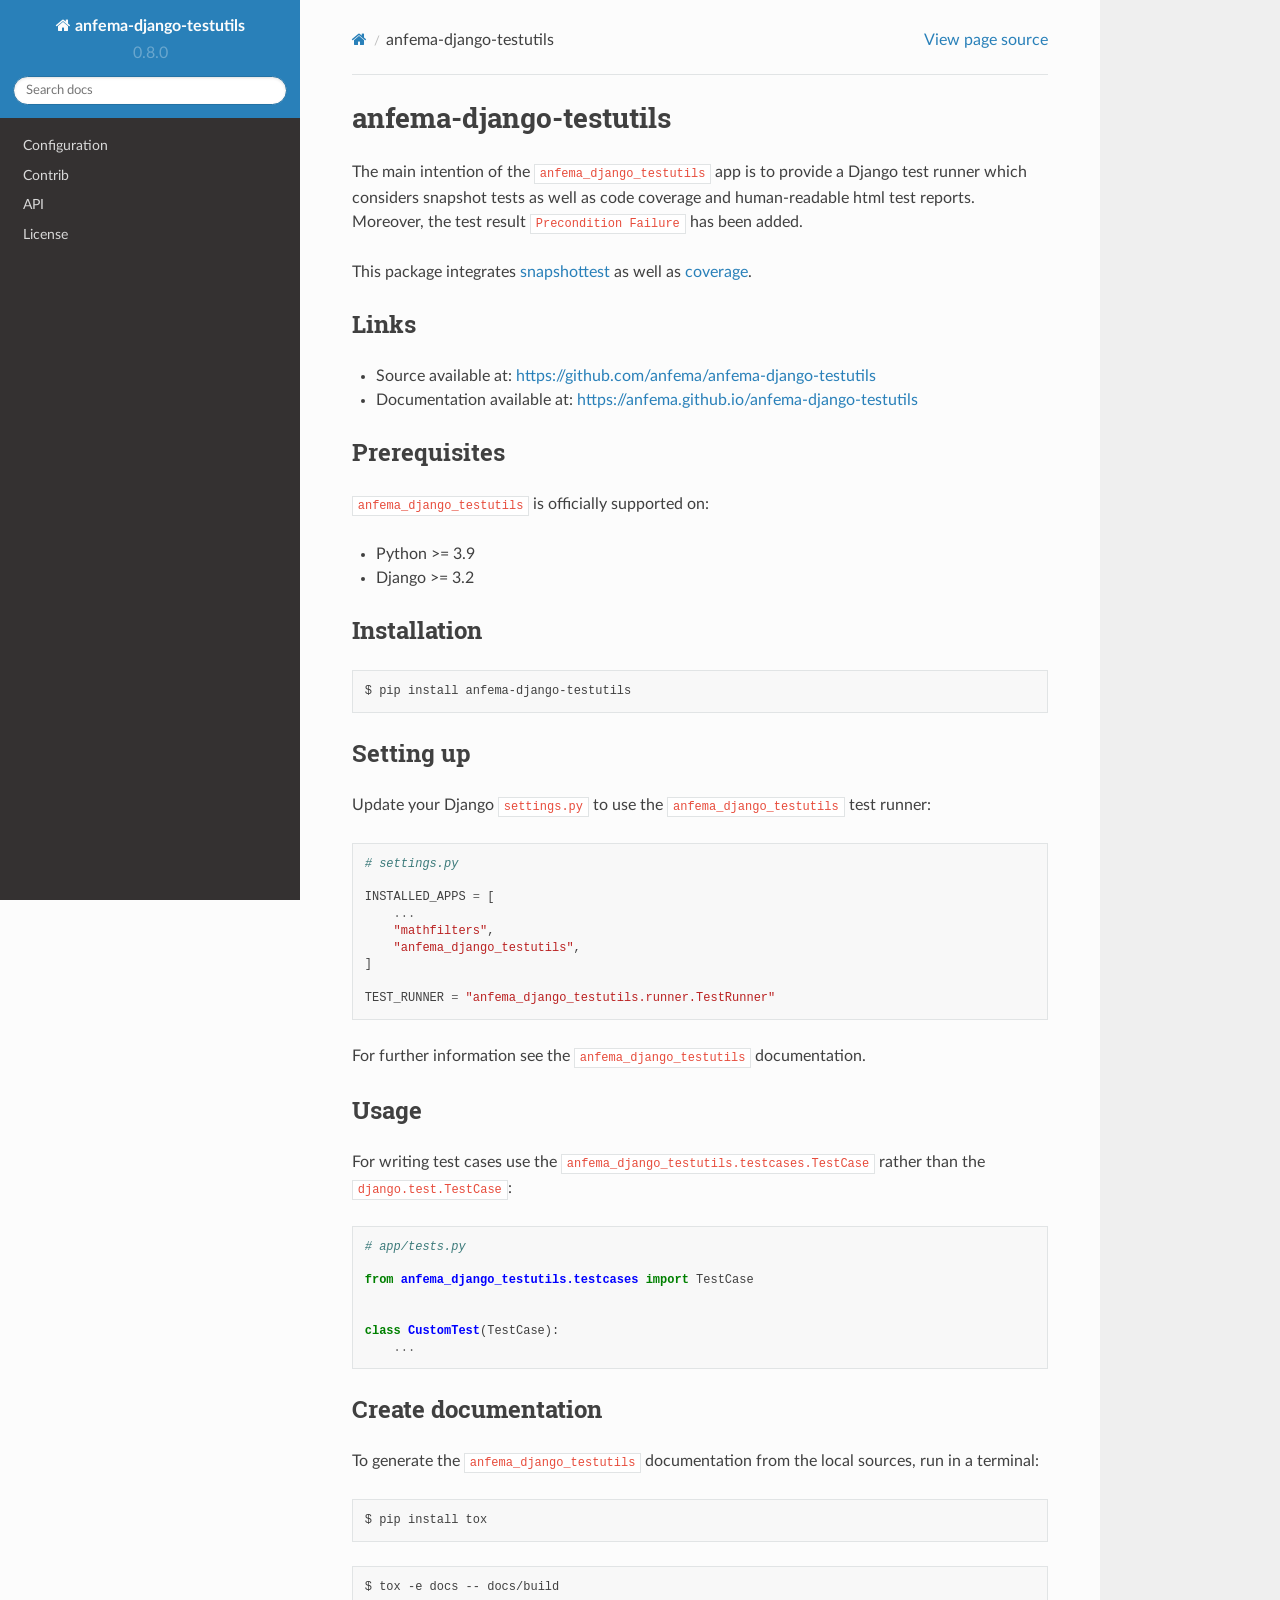
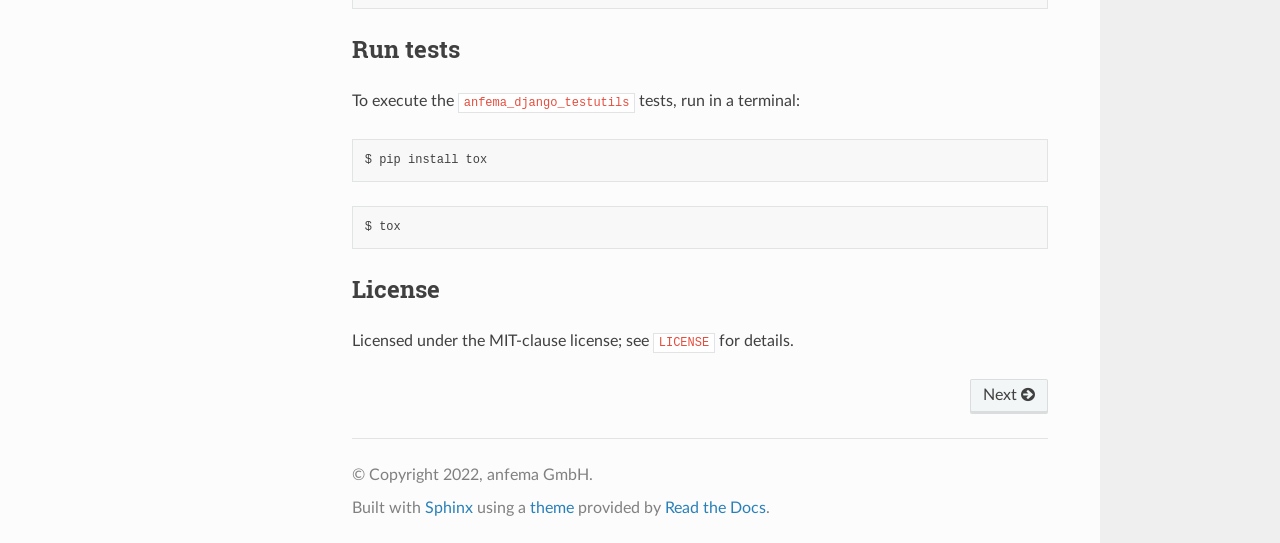
<file: index.html>
<!DOCTYPE html>
<html class="writer-html5" lang="en">
<head>
  <meta charset="utf-8" /><meta name="generator" content="Docutils 0.19: https://docutils.sourceforge.io/" />

  <meta name="viewport" content="width=device-width, initial-scale=1.0" />
  <title>anfema-django-testutils &mdash; anfema-django-testutils 0.8.0 documentation</title>
      <link rel="stylesheet" type="text/css" href="_static/pygments.css" />
      <link rel="stylesheet" type="text/css" href="_static/css/theme.css" />
      <link rel="stylesheet" type="text/css" href="_static/copybutton.css" />

  
  <!--[if lt IE 9]>
    <script src="_static/js/html5shiv.min.js"></script>
  <![endif]-->
  
        <script data-url_root="./" id="documentation_options" src="_static/documentation_options.js"></script>
        <script src="_static/jquery.js"></script>
        <script src="_static/underscore.js"></script>
        <script src="_static/_sphinx_javascript_frameworks_compat.js"></script>
        <script src="_static/doctools.js"></script>
        <script src="_static/sphinx_highlight.js"></script>
        <script src="_static/clipboard.min.js"></script>
        <script src="_static/copybutton.js"></script>
    <script src="_static/js/theme.js"></script>
    <link rel="index" title="Index" href="genindex.html" />
    <link rel="search" title="Search" href="search.html" />
    <link rel="next" title="Configuration" href="configuration.html" /> 
</head>

<body class="wy-body-for-nav"> 
  <div class="wy-grid-for-nav">
    <nav data-toggle="wy-nav-shift" class="wy-nav-side">
      <div class="wy-side-scroll">
        <div class="wy-side-nav-search" >

          
          
          <a href="#" class="icon icon-home">
            anfema-django-testutils
          </a>
              <div class="version">
                0.8.0
              </div>
<div role="search">
  <form id="rtd-search-form" class="wy-form" action="search.html" method="get">
    <input type="text" name="q" placeholder="Search docs" aria-label="Search docs" />
    <input type="hidden" name="check_keywords" value="yes" />
    <input type="hidden" name="area" value="default" />
  </form>
</div>
        </div><div class="wy-menu wy-menu-vertical" data-spy="affix" role="navigation" aria-label="Navigation menu">
              <ul>
<li class="toctree-l1"><a class="reference internal" href="configuration.html">Configuration</a></li>
<li class="toctree-l1"><a class="reference internal" href="contrib.html">Contrib</a></li>
<li class="toctree-l1"><a class="reference internal" href="api.html">API</a></li>
<li class="toctree-l1"><a class="reference internal" href="license.html">License</a></li>
</ul>

        </div>
      </div>
    </nav>

    <section data-toggle="wy-nav-shift" class="wy-nav-content-wrap"><nav class="wy-nav-top" aria-label="Mobile navigation menu" >
          <i data-toggle="wy-nav-top" class="fa fa-bars"></i>
          <a href="#">anfema-django-testutils</a>
      </nav>

      <div class="wy-nav-content">
        <div class="rst-content">
          <div role="navigation" aria-label="Page navigation">
  <ul class="wy-breadcrumbs">
      <li><a href="#" class="icon icon-home" aria-label="Home"></a></li>
      <li class="breadcrumb-item active">anfema-django-testutils</li>
      <li class="wy-breadcrumbs-aside">
            <a href="_sources/index.rst.txt" rel="nofollow"> View page source</a>
      </li>
  </ul>
  <hr/>
</div>
          <div role="main" class="document" itemscope="itemscope" itemtype="http://schema.org/Article">
           <div itemprop="articleBody">
             
  <div class="toctree-wrapper compound">
</div>
<section id="anfema-django-testutils">
<h1>anfema-django-testutils<a class="headerlink" href="#anfema-django-testutils" title="Permalink to this heading"></a></h1>
<p>The main intention of the <code class="docutils literal notranslate"><span class="pre">anfema_django_testutils</span></code> app is to provide a Django test runner which considers
snapshot tests as well as code coverage and human-readable html test reports. Moreover, the test result
<code class="docutils literal notranslate"><span class="pre">Precondition</span> <span class="pre">Failure</span></code> has been added.</p>
<p>This package integrates <a class="reference external" href="https://github.com/syrusakbary/snapshottest">snapshottest</a> as well as
<a class="reference external" href="https://coverage.readthedocs.io/en/latest/">coverage</a>.</p>
<section id="links">
<h2>Links<a class="headerlink" href="#links" title="Permalink to this heading"></a></h2>
<ul class="simple">
<li><p>Source available at: <a class="reference external" href="https://github.com/anfema/anfema-django-testutils">https://github.com/anfema/anfema-django-testutils</a></p></li>
<li><p>Documentation available at: <a class="reference external" href="https://anfema.github.io/anfema-django-testutils">https://anfema.github.io/anfema-django-testutils</a></p></li>
</ul>
</section>
<section id="prerequisites">
<h2>Prerequisites<a class="headerlink" href="#prerequisites" title="Permalink to this heading"></a></h2>
<p><code class="docutils literal notranslate"><span class="pre">anfema_django_testutils</span></code> is officially supported on:</p>
<ul class="simple">
<li><p>Python &gt;= 3.9</p></li>
<li><p>Django &gt;= 3.2</p></li>
</ul>
</section>
<section id="installation">
<h2>Installation<a class="headerlink" href="#installation" title="Permalink to this heading"></a></h2>
<div class="highlight-bash notranslate"><div class="highlight"><pre><span></span>$<span class="w"> </span>pip<span class="w"> </span>install<span class="w"> </span>anfema-django-testutils
</pre></div>
</div>
</section>
<section id="setting-up">
<h2>Setting up<a class="headerlink" href="#setting-up" title="Permalink to this heading"></a></h2>
<p>Update your Django <code class="docutils literal notranslate"><span class="pre">settings.py</span></code> to use the <code class="docutils literal notranslate"><span class="pre">anfema_django_testutils</span></code> test runner:</p>
<div class="highlight-python notranslate"><div class="highlight"><pre><span></span><span class="c1"># settings.py</span>

<span class="n">INSTALLED_APPS</span> <span class="o">=</span> <span class="p">[</span>
    <span class="o">...</span>
    <span class="s2">&quot;mathfilters&quot;</span><span class="p">,</span>
    <span class="s2">&quot;anfema_django_testutils&quot;</span><span class="p">,</span>
<span class="p">]</span>

<span class="n">TEST_RUNNER</span> <span class="o">=</span> <span class="s2">&quot;anfema_django_testutils.runner.TestRunner&quot;</span>
</pre></div>
</div>
<p>For further information see the <code class="docutils literal notranslate"><span class="pre">anfema_django_testutils</span></code> documentation.</p>
</section>
<section id="usage">
<h2>Usage<a class="headerlink" href="#usage" title="Permalink to this heading"></a></h2>
<p>For writing test cases use the <code class="docutils literal notranslate"><span class="pre">anfema_django_testutils.testcases.TestCase</span></code> rather than the <code class="docutils literal notranslate"><span class="pre">django.test.TestCase</span></code>:</p>
<div class="highlight-python notranslate"><div class="highlight"><pre><span></span><span class="c1"># app/tests.py</span>

<span class="kn">from</span> <span class="nn">anfema_django_testutils.testcases</span> <span class="kn">import</span> <span class="n">TestCase</span>


<span class="k">class</span> <span class="nc">CustomTest</span><span class="p">(</span><span class="n">TestCase</span><span class="p">):</span>
    <span class="o">...</span>
</pre></div>
</div>
</section>
<section id="create-documentation">
<h2>Create documentation<a class="headerlink" href="#create-documentation" title="Permalink to this heading"></a></h2>
<p>To generate the <code class="docutils literal notranslate"><span class="pre">anfema_django_testutils</span></code> documentation from the local sources, run in a terminal:</p>
<div class="highlight-bash notranslate"><div class="highlight"><pre><span></span>$<span class="w"> </span>pip<span class="w"> </span>install<span class="w"> </span>tox
</pre></div>
</div>
<div class="highlight-bash notranslate"><div class="highlight"><pre><span></span>$<span class="w"> </span>tox<span class="w"> </span>-e<span class="w"> </span>docs<span class="w"> </span>--<span class="w"> </span>docs/build
</pre></div>
</div>
</section>
<section id="run-tests">
<h2>Run tests<a class="headerlink" href="#run-tests" title="Permalink to this heading"></a></h2>
<p>To execute the <code class="docutils literal notranslate"><span class="pre">anfema_django_testutils</span></code> tests, run in a terminal:</p>
<div class="highlight-bash notranslate"><div class="highlight"><pre><span></span>$<span class="w"> </span>pip<span class="w"> </span>install<span class="w"> </span>tox
</pre></div>
</div>
<div class="highlight-bash notranslate"><div class="highlight"><pre><span></span>$<span class="w"> </span>tox
</pre></div>
</div>
</section>
<section id="license">
<h2>License<a class="headerlink" href="#license" title="Permalink to this heading"></a></h2>
<p>Licensed under the MIT-clause license; see <code class="docutils literal notranslate"><span class="pre">LICENSE</span></code> for details.</p>
</section>
</section>


           </div>
          </div>
          <footer><div class="rst-footer-buttons" role="navigation" aria-label="Footer">
        <a href="configuration.html" class="btn btn-neutral float-right" title="Configuration" accesskey="n" rel="next">Next <span class="fa fa-arrow-circle-right" aria-hidden="true"></span></a>
    </div>

  <hr/>

  <div role="contentinfo">
    <p>&#169; Copyright 2022, anfema GmbH.</p>
  </div>

  Built with <a href="https://www.sphinx-doc.org/">Sphinx</a> using a
    <a href="https://github.com/readthedocs/sphinx_rtd_theme">theme</a>
    provided by <a href="https://readthedocs.org">Read the Docs</a>.
   

</footer>
        </div>
      </div>
    </section>
  </div>
  <script>
      jQuery(function () {
          SphinxRtdTheme.Navigation.enable(true);
      });
  </script> 

</body>
</html>
</file>
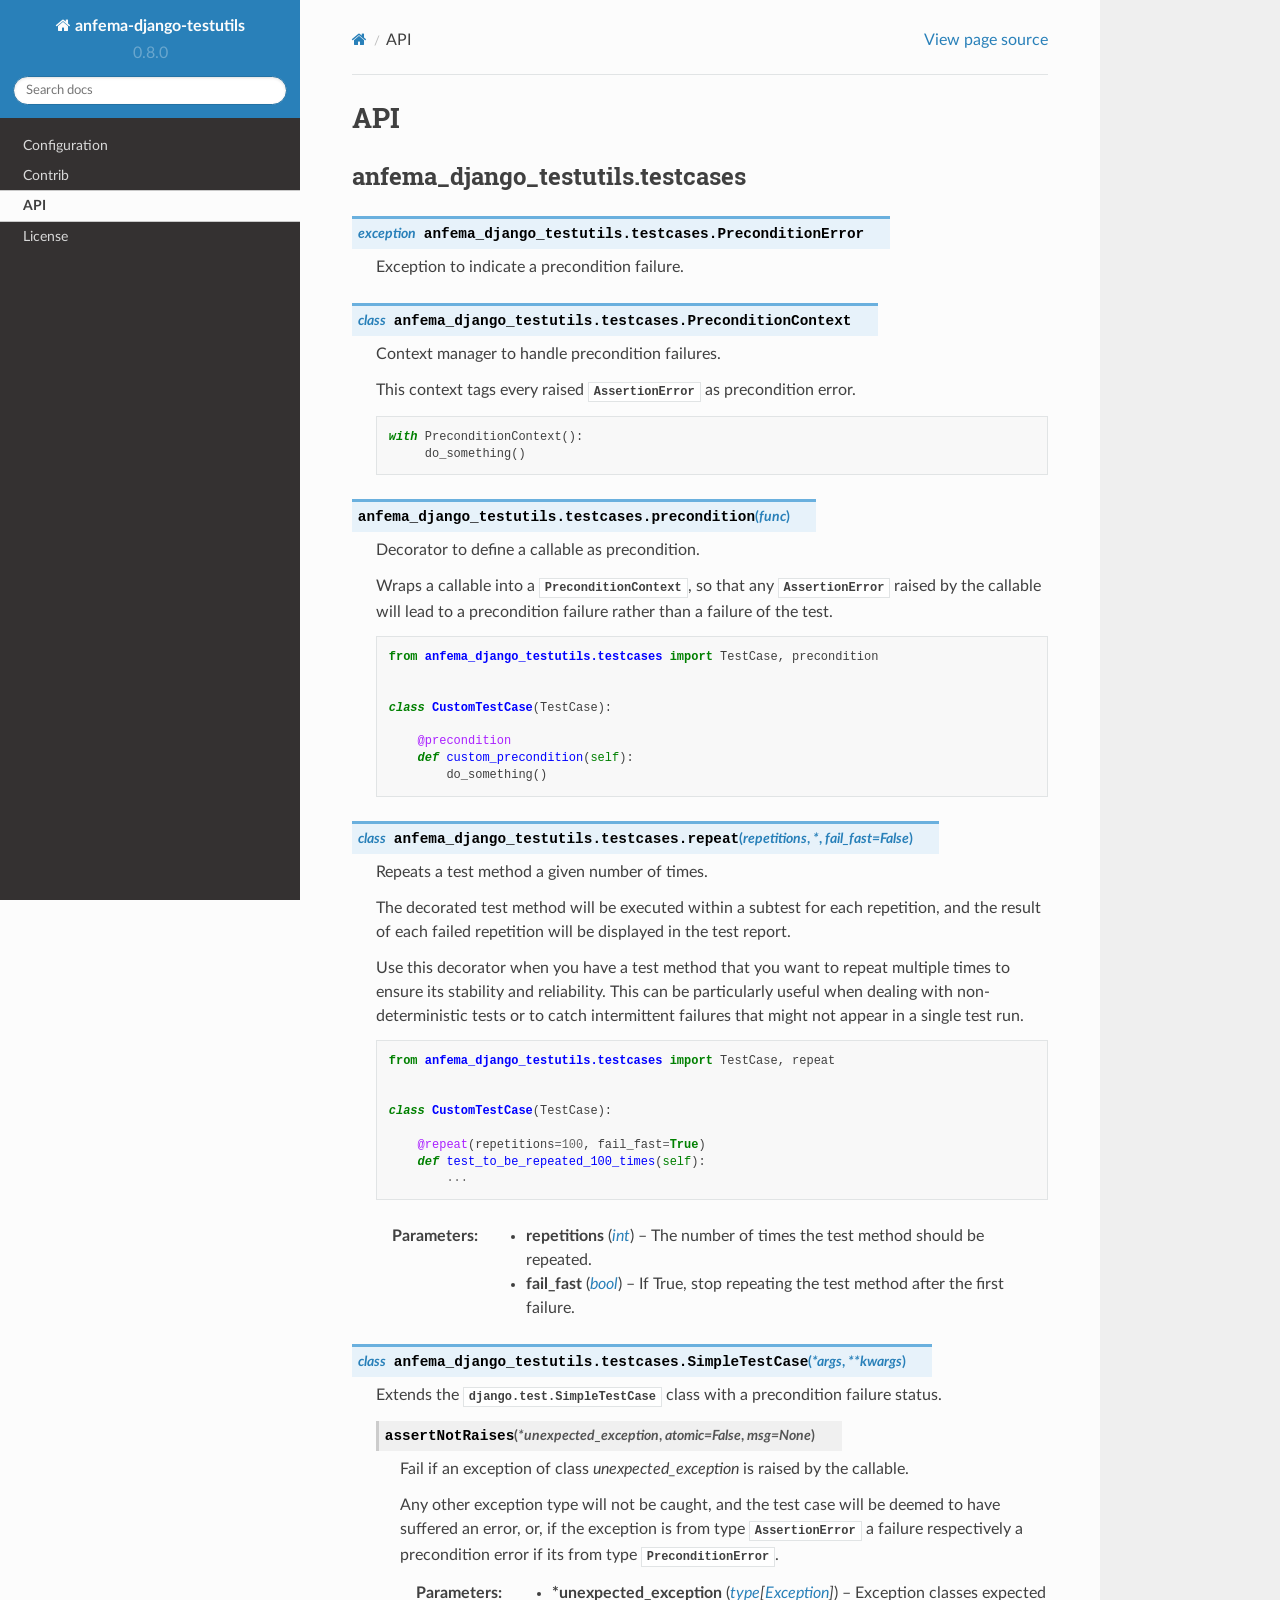
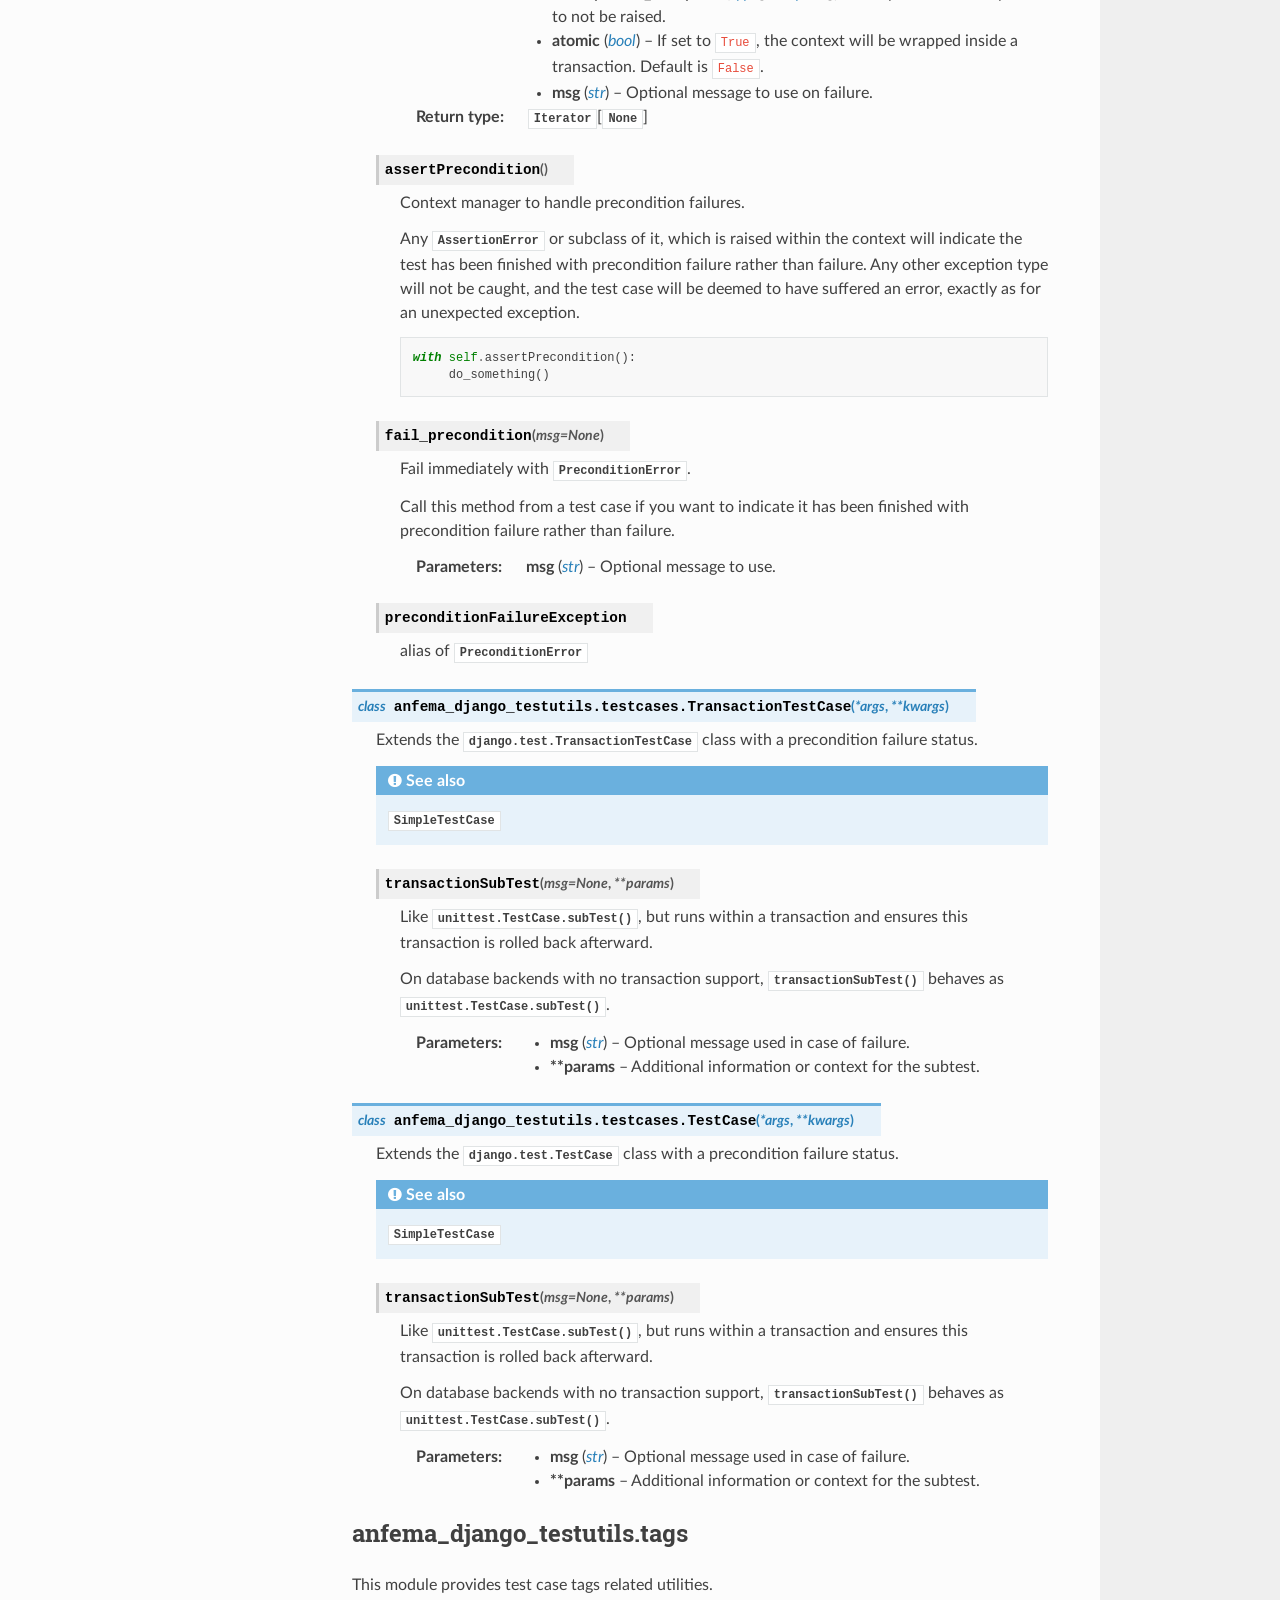
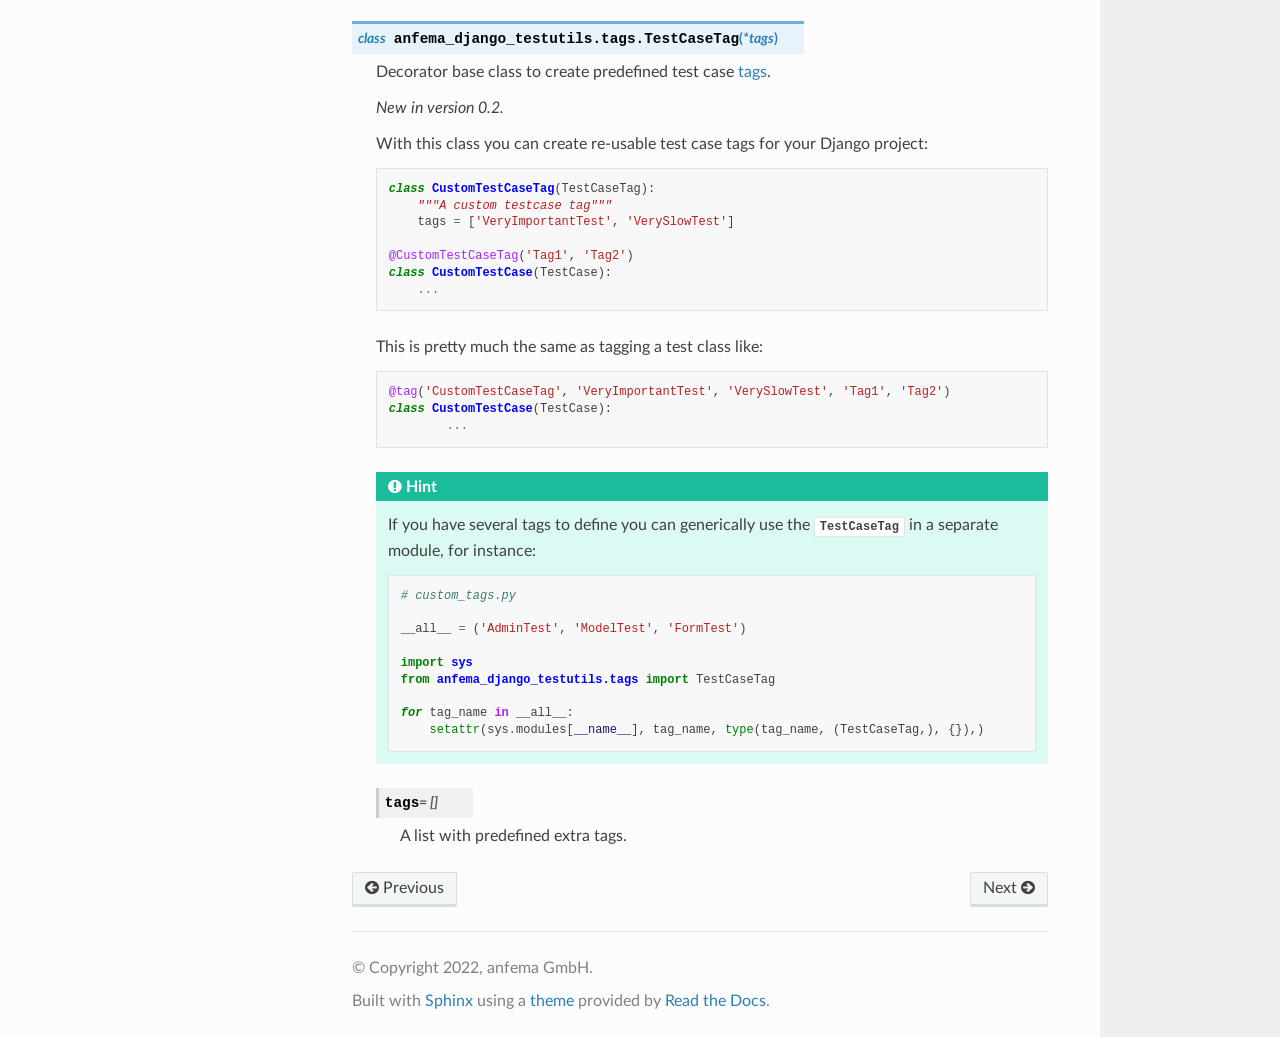
<file: api.html>
<!DOCTYPE html>
<html class="writer-html5" lang="en">
<head>
  <meta charset="utf-8" /><meta name="generator" content="Docutils 0.19: https://docutils.sourceforge.io/" />

  <meta name="viewport" content="width=device-width, initial-scale=1.0" />
  <title>API &mdash; anfema-django-testutils 0.8.0 documentation</title>
      <link rel="stylesheet" type="text/css" href="_static/pygments.css" />
      <link rel="stylesheet" type="text/css" href="_static/css/theme.css" />
      <link rel="stylesheet" type="text/css" href="_static/copybutton.css" />

  
  <!--[if lt IE 9]>
    <script src="_static/js/html5shiv.min.js"></script>
  <![endif]-->
  
        <script data-url_root="./" id="documentation_options" src="_static/documentation_options.js"></script>
        <script src="_static/jquery.js"></script>
        <script src="_static/underscore.js"></script>
        <script src="_static/_sphinx_javascript_frameworks_compat.js"></script>
        <script src="_static/doctools.js"></script>
        <script src="_static/sphinx_highlight.js"></script>
        <script src="_static/clipboard.min.js"></script>
        <script src="_static/copybutton.js"></script>
    <script src="_static/js/theme.js"></script>
    <link rel="index" title="Index" href="genindex.html" />
    <link rel="search" title="Search" href="search.html" />
    <link rel="next" title="License" href="license.html" />
    <link rel="prev" title="Contrib" href="contrib.html" /> 
</head>

<body class="wy-body-for-nav"> 
  <div class="wy-grid-for-nav">
    <nav data-toggle="wy-nav-shift" class="wy-nav-side">
      <div class="wy-side-scroll">
        <div class="wy-side-nav-search" >

          
          
          <a href="index.html" class="icon icon-home">
            anfema-django-testutils
          </a>
              <div class="version">
                0.8.0
              </div>
<div role="search">
  <form id="rtd-search-form" class="wy-form" action="search.html" method="get">
    <input type="text" name="q" placeholder="Search docs" aria-label="Search docs" />
    <input type="hidden" name="check_keywords" value="yes" />
    <input type="hidden" name="area" value="default" />
  </form>
</div>
        </div><div class="wy-menu wy-menu-vertical" data-spy="affix" role="navigation" aria-label="Navigation menu">
              <ul class="current">
<li class="toctree-l1"><a class="reference internal" href="configuration.html">Configuration</a></li>
<li class="toctree-l1"><a class="reference internal" href="contrib.html">Contrib</a></li>
<li class="toctree-l1 current"><a class="current reference internal" href="#">API</a></li>
<li class="toctree-l1"><a class="reference internal" href="license.html">License</a></li>
</ul>

        </div>
      </div>
    </nav>

    <section data-toggle="wy-nav-shift" class="wy-nav-content-wrap"><nav class="wy-nav-top" aria-label="Mobile navigation menu" >
          <i data-toggle="wy-nav-top" class="fa fa-bars"></i>
          <a href="index.html">anfema-django-testutils</a>
      </nav>

      <div class="wy-nav-content">
        <div class="rst-content">
          <div role="navigation" aria-label="Page navigation">
  <ul class="wy-breadcrumbs">
      <li><a href="index.html" class="icon icon-home" aria-label="Home"></a></li>
      <li class="breadcrumb-item active">API</li>
      <li class="wy-breadcrumbs-aside">
            <a href="_sources/api.rst.txt" rel="nofollow"> View page source</a>
      </li>
  </ul>
  <hr/>
</div>
          <div role="main" class="document" itemscope="itemscope" itemtype="http://schema.org/Article">
           <div itemprop="articleBody">
             
  <section id="api">
<h1>API<a class="headerlink" href="#api" title="Permalink to this heading"></a></h1>
<section id="module-anfema_django_testutils.testcases">
<span id="anfema-django-testutils-testcases"></span><h2>anfema_django_testutils.testcases<a class="headerlink" href="#module-anfema_django_testutils.testcases" title="Permalink to this heading"></a></h2>
<dl class="py exception">
<dt class="sig sig-object py" id="anfema_django_testutils.testcases.PreconditionError">
<em class="property"><span class="pre">exception</span><span class="w"> </span></em><span class="sig-prename descclassname"><span class="pre">anfema_django_testutils.testcases.</span></span><span class="sig-name descname"><span class="pre">PreconditionError</span></span><a class="headerlink" href="#anfema_django_testutils.testcases.PreconditionError" title="Permalink to this definition"></a></dt>
<dd><p>Exception to indicate a precondition failure.</p>
</dd></dl>

<dl class="py class">
<dt class="sig sig-object py" id="anfema_django_testutils.testcases.PreconditionContext">
<em class="property"><span class="pre">class</span><span class="w"> </span></em><span class="sig-prename descclassname"><span class="pre">anfema_django_testutils.testcases.</span></span><span class="sig-name descname"><span class="pre">PreconditionContext</span></span><a class="headerlink" href="#anfema_django_testutils.testcases.PreconditionContext" title="Permalink to this definition"></a></dt>
<dd><p>Context manager to handle precondition failures.</p>
<p>This context tags every raised <a class="reference external" href="https://docs.python.org/3/library/exceptions.html#AssertionError" title="(in Python v3.12)"><code class="xref py py-class docutils literal notranslate"><span class="pre">AssertionError</span></code></a> as precondition error.</p>
<div class="highlight-default notranslate"><div class="highlight"><pre><span></span><span class="k">with</span> <span class="n">PreconditionContext</span><span class="p">():</span>
     <span class="n">do_something</span><span class="p">()</span>
</pre></div>
</div>
</dd></dl>

<dl class="py function">
<dt class="sig sig-object py" id="anfema_django_testutils.testcases.precondition">
<span class="sig-prename descclassname"><span class="pre">anfema_django_testutils.testcases.</span></span><span class="sig-name descname"><span class="pre">precondition</span></span><span class="sig-paren">(</span><em class="sig-param"><span class="n"><span class="pre">func</span></span></em><span class="sig-paren">)</span><a class="headerlink" href="#anfema_django_testutils.testcases.precondition" title="Permalink to this definition"></a></dt>
<dd><p>Decorator to define a callable as precondition.</p>
<p>Wraps a callable into a <a class="reference internal" href="#anfema_django_testutils.testcases.PreconditionContext" title="anfema_django_testutils.testcases.PreconditionContext"><code class="xref py py-class docutils literal notranslate"><span class="pre">PreconditionContext</span></code></a>, so that any <a class="reference external" href="https://docs.python.org/3/library/exceptions.html#AssertionError" title="(in Python v3.12)"><code class="xref py py-class docutils literal notranslate"><span class="pre">AssertionError</span></code></a>
raised by the callable will lead to a precondition failure rather than a
failure of the test.</p>
<div class="highlight-default notranslate"><div class="highlight"><pre><span></span><span class="kn">from</span> <span class="nn">anfema_django_testutils.testcases</span> <span class="kn">import</span> <span class="n">TestCase</span><span class="p">,</span> <span class="n">precondition</span>


<span class="k">class</span> <span class="nc">CustomTestCase</span><span class="p">(</span><span class="n">TestCase</span><span class="p">):</span>

    <span class="nd">@precondition</span>
    <span class="k">def</span> <span class="nf">custom_precondition</span><span class="p">(</span><span class="bp">self</span><span class="p">):</span>
        <span class="n">do_something</span><span class="p">()</span>
</pre></div>
</div>
</dd></dl>

<dl class="py class">
<dt class="sig sig-object py" id="anfema_django_testutils.testcases.repeat">
<em class="property"><span class="pre">class</span><span class="w"> </span></em><span class="sig-prename descclassname"><span class="pre">anfema_django_testutils.testcases.</span></span><span class="sig-name descname"><span class="pre">repeat</span></span><span class="sig-paren">(</span><em class="sig-param"><span class="n"><span class="pre">repetitions</span></span></em>, <em class="sig-param"><span class="o"><span class="pre">*</span></span></em>, <em class="sig-param"><span class="n"><span class="pre">fail_fast</span></span><span class="o"><span class="pre">=</span></span><span class="default_value"><span class="pre">False</span></span></em><span class="sig-paren">)</span><a class="headerlink" href="#anfema_django_testutils.testcases.repeat" title="Permalink to this definition"></a></dt>
<dd><p>Repeats a test method a given number of times.</p>
<p>The decorated test method will be executed within a subtest for each repetition, and
the result of each failed repetition will be displayed in the test report.</p>
<p>Use this decorator when you have a test method that you want to repeat multiple
times to ensure its stability and reliability. This can be particularly useful when
dealing with non-deterministic tests or to catch intermittent failures that might not
appear in a single test run.</p>
<div class="highlight-default notranslate"><div class="highlight"><pre><span></span><span class="kn">from</span> <span class="nn">anfema_django_testutils.testcases</span> <span class="kn">import</span> <span class="n">TestCase</span><span class="p">,</span> <span class="n">repeat</span>


<span class="k">class</span> <span class="nc">CustomTestCase</span><span class="p">(</span><span class="n">TestCase</span><span class="p">):</span>

    <span class="nd">@repeat</span><span class="p">(</span><span class="n">repetitions</span><span class="o">=</span><span class="mi">100</span><span class="p">,</span> <span class="n">fail_fast</span><span class="o">=</span><span class="kc">True</span><span class="p">)</span>
    <span class="k">def</span> <span class="nf">test_to_be_repeated_100_times</span><span class="p">(</span><span class="bp">self</span><span class="p">):</span>
        <span class="o">...</span>
</pre></div>
</div>
<dl class="field-list simple">
<dt class="field-odd">Parameters<span class="colon">:</span></dt>
<dd class="field-odd"><ul class="simple">
<li><p><strong>repetitions</strong> (<a class="reference external" href="https://docs.python.org/3/library/functions.html#int" title="(in Python v3.12)"><em>int</em></a>) – The number of times the test method should be repeated.</p></li>
<li><p><strong>fail_fast</strong> (<a class="reference external" href="https://docs.python.org/3/library/functions.html#bool" title="(in Python v3.12)"><em>bool</em></a>) – If True, stop repeating the test method after the first failure.</p></li>
</ul>
</dd>
</dl>
</dd></dl>

<dl class="py class">
<dt class="sig sig-object py" id="anfema_django_testutils.testcases.SimpleTestCase">
<em class="property"><span class="pre">class</span><span class="w"> </span></em><span class="sig-prename descclassname"><span class="pre">anfema_django_testutils.testcases.</span></span><span class="sig-name descname"><span class="pre">SimpleTestCase</span></span><span class="sig-paren">(</span><em class="sig-param"><span class="o"><span class="pre">*</span></span><span class="n"><span class="pre">args</span></span></em>, <em class="sig-param"><span class="o"><span class="pre">**</span></span><span class="n"><span class="pre">kwargs</span></span></em><span class="sig-paren">)</span><a class="headerlink" href="#anfema_django_testutils.testcases.SimpleTestCase" title="Permalink to this definition"></a></dt>
<dd><p>Extends the <a class="reference external" href="https://docs.djangoproject.com/en/stable/topics/testing/tools/#django.test.SimpleTestCase" title="(in Django v5.0)"><code class="xref py py-class docutils literal notranslate"><span class="pre">django.test.SimpleTestCase</span></code></a> class with a precondition failure status.</p>
<dl class="py method">
<dt class="sig sig-object py" id="anfema_django_testutils.testcases.SimpleTestCase.assertNotRaises">
<span class="sig-name descname"><span class="pre">assertNotRaises</span></span><span class="sig-paren">(</span><em class="sig-param"><span class="o"><span class="pre">*</span></span><span class="n"><span class="pre">unexpected_exception</span></span></em>, <em class="sig-param"><span class="n"><span class="pre">atomic</span></span><span class="o"><span class="pre">=</span></span><span class="default_value"><span class="pre">False</span></span></em>, <em class="sig-param"><span class="n"><span class="pre">msg</span></span><span class="o"><span class="pre">=</span></span><span class="default_value"><span class="pre">None</span></span></em><span class="sig-paren">)</span><a class="headerlink" href="#anfema_django_testutils.testcases.SimpleTestCase.assertNotRaises" title="Permalink to this definition"></a></dt>
<dd><p>Fail if an exception of class <em>unexpected_exception</em> is raised by the callable.</p>
<p>Any other exception type will not be caught, and the test case will be deemed to have
suffered an error, or, if the exception is from type <a class="reference external" href="https://docs.python.org/3/library/exceptions.html#AssertionError" title="(in Python v3.12)"><code class="xref py py-class docutils literal notranslate"><span class="pre">AssertionError</span></code></a> a failure
respectively a precondition error if its from type <a class="reference internal" href="#anfema_django_testutils.testcases.PreconditionError" title="anfema_django_testutils.testcases.PreconditionError"><code class="xref py py-class docutils literal notranslate"><span class="pre">PreconditionError</span></code></a>.</p>
<dl class="field-list simple">
<dt class="field-odd">Parameters<span class="colon">:</span></dt>
<dd class="field-odd"><ul class="simple">
<li><p><strong>*unexpected_exception</strong> (<a class="reference external" href="https://docs.python.org/3/library/functions.html#type" title="(in Python v3.12)"><em>type</em></a><em>[</em><a class="reference external" href="https://docs.python.org/3/library/exceptions.html#Exception" title="(in Python v3.12)"><em>Exception</em></a><em>]</em>) – Exception classes expected to not be raised.</p></li>
<li><p><strong>atomic</strong> (<a class="reference external" href="https://docs.python.org/3/library/functions.html#bool" title="(in Python v3.12)"><em>bool</em></a>) – If set to <code class="code docutils literal notranslate"><span class="pre">True</span></code>, the context will be wrapped inside
a transaction. Default is <code class="code docutils literal notranslate"><span class="pre">False</span></code>.</p></li>
<li><p><strong>msg</strong> (<a class="reference external" href="https://docs.python.org/3/library/stdtypes.html#str" title="(in Python v3.12)"><em>str</em></a>) – Optional message to use on failure.</p></li>
</ul>
</dd>
<dt class="field-even">Return type<span class="colon">:</span></dt>
<dd class="field-even"><p><a class="reference external" href="https://docs.python.org/3/library/typing.html#typing.Iterator" title="(in Python v3.12)"><code class="xref py py-class docutils literal notranslate"><span class="pre">Iterator</span></code></a>[<a class="reference external" href="https://docs.python.org/3/library/constants.html#None" title="(in Python v3.12)"><code class="xref py py-obj docutils literal notranslate"><span class="pre">None</span></code></a>]</p>
</dd>
</dl>
</dd></dl>

<dl class="py method">
<dt class="sig sig-object py" id="anfema_django_testutils.testcases.SimpleTestCase.assertPrecondition">
<span class="sig-name descname"><span class="pre">assertPrecondition</span></span><span class="sig-paren">(</span><span class="sig-paren">)</span><a class="headerlink" href="#anfema_django_testutils.testcases.SimpleTestCase.assertPrecondition" title="Permalink to this definition"></a></dt>
<dd><p>Context manager to handle precondition failures.</p>
<p>Any <a class="reference external" href="https://docs.python.org/3/library/exceptions.html#AssertionError" title="(in Python v3.12)"><code class="xref py py-class docutils literal notranslate"><span class="pre">AssertionError</span></code></a> or subclass of it, which is raised within the context will
indicate the test has been finished with precondition failure rather than failure. Any other
exception type will not be caught, and the test case will be deemed to have suffered an error,
exactly as for an unexpected exception.</p>
<div class="highlight-default notranslate"><div class="highlight"><pre><span></span><span class="k">with</span> <span class="bp">self</span><span class="o">.</span><span class="n">assertPrecondition</span><span class="p">():</span>
     <span class="n">do_something</span><span class="p">()</span>
</pre></div>
</div>
</dd></dl>

<dl class="py method">
<dt class="sig sig-object py" id="anfema_django_testutils.testcases.SimpleTestCase.fail_precondition">
<span class="sig-name descname"><span class="pre">fail_precondition</span></span><span class="sig-paren">(</span><em class="sig-param"><span class="n"><span class="pre">msg</span></span><span class="o"><span class="pre">=</span></span><span class="default_value"><span class="pre">None</span></span></em><span class="sig-paren">)</span><a class="headerlink" href="#anfema_django_testutils.testcases.SimpleTestCase.fail_precondition" title="Permalink to this definition"></a></dt>
<dd><p>Fail immediately with <a class="reference internal" href="#anfema_django_testutils.testcases.PreconditionError" title="anfema_django_testutils.testcases.PreconditionError"><code class="xref py py-class docutils literal notranslate"><span class="pre">PreconditionError</span></code></a>.</p>
<p>Call this method from a test case if you want to indicate it has
been finished with precondition failure rather than failure.</p>
<dl class="field-list simple">
<dt class="field-odd">Parameters<span class="colon">:</span></dt>
<dd class="field-odd"><p><strong>msg</strong> (<a class="reference external" href="https://docs.python.org/3/library/stdtypes.html#str" title="(in Python v3.12)"><em>str</em></a>) – Optional message to use.</p>
</dd>
</dl>
</dd></dl>

<dl class="py attribute">
<dt class="sig sig-object py" id="anfema_django_testutils.testcases.SimpleTestCase.preconditionFailureException">
<span class="sig-name descname"><span class="pre">preconditionFailureException</span></span><a class="headerlink" href="#anfema_django_testutils.testcases.SimpleTestCase.preconditionFailureException" title="Permalink to this definition"></a></dt>
<dd><p>alias of <a class="reference internal" href="#anfema_django_testutils.testcases.PreconditionError" title="anfema_django_testutils.testcases.PreconditionError"><code class="xref py py-class docutils literal notranslate"><span class="pre">PreconditionError</span></code></a></p>
</dd></dl>

</dd></dl>

<dl class="py class">
<dt class="sig sig-object py" id="anfema_django_testutils.testcases.TransactionTestCase">
<em class="property"><span class="pre">class</span><span class="w"> </span></em><span class="sig-prename descclassname"><span class="pre">anfema_django_testutils.testcases.</span></span><span class="sig-name descname"><span class="pre">TransactionTestCase</span></span><span class="sig-paren">(</span><em class="sig-param"><span class="o"><span class="pre">*</span></span><span class="n"><span class="pre">args</span></span></em>, <em class="sig-param"><span class="o"><span class="pre">**</span></span><span class="n"><span class="pre">kwargs</span></span></em><span class="sig-paren">)</span><a class="headerlink" href="#anfema_django_testutils.testcases.TransactionTestCase" title="Permalink to this definition"></a></dt>
<dd><p>Extends the <a class="reference external" href="https://docs.djangoproject.com/en/stable/topics/testing/tools/#django.test.TransactionTestCase" title="(in Django v5.0)"><code class="xref py py-class docutils literal notranslate"><span class="pre">django.test.TransactionTestCase</span></code></a> class with a precondition failure status.</p>
<div class="admonition seealso">
<p class="admonition-title">See also</p>
<p><a class="reference internal" href="#anfema_django_testutils.testcases.SimpleTestCase" title="anfema_django_testutils.testcases.SimpleTestCase"><code class="xref py py-class docutils literal notranslate"><span class="pre">SimpleTestCase</span></code></a></p>
</div>
<dl class="py method">
<dt class="sig sig-object py" id="anfema_django_testutils.testcases.TransactionTestCase.transactionSubTest">
<span class="sig-name descname"><span class="pre">transactionSubTest</span></span><span class="sig-paren">(</span><em class="sig-param"><span class="n"><span class="pre">msg</span></span><span class="o"><span class="pre">=</span></span><span class="default_value"><span class="pre">None</span></span></em>, <em class="sig-param"><span class="o"><span class="pre">**</span></span><span class="n"><span class="pre">params</span></span></em><span class="sig-paren">)</span><a class="headerlink" href="#anfema_django_testutils.testcases.TransactionTestCase.transactionSubTest" title="Permalink to this definition"></a></dt>
<dd><p>Like <a class="reference external" href="https://docs.python.org/3/library/unittest.html#unittest.TestCase.subTest" title="(in Python v3.12)"><code class="xref py py-meth docutils literal notranslate"><span class="pre">unittest.TestCase.subTest()</span></code></a>, but runs  within a transaction and ensures this transaction
is rolled back afterward.</p>
<p>On database backends with no transaction support, <a class="reference internal" href="#anfema_django_testutils.testcases.TransactionTestCase.transactionSubTest" title="anfema_django_testutils.testcases.TransactionTestCase.transactionSubTest"><code class="xref py py-meth docutils literal notranslate"><span class="pre">transactionSubTest()</span></code></a> behaves as
<a class="reference external" href="https://docs.python.org/3/library/unittest.html#unittest.TestCase.subTest" title="(in Python v3.12)"><code class="xref py py-meth docutils literal notranslate"><span class="pre">unittest.TestCase.subTest()</span></code></a>.</p>
<dl class="field-list simple">
<dt class="field-odd">Parameters<span class="colon">:</span></dt>
<dd class="field-odd"><ul class="simple">
<li><p><strong>msg</strong> (<a class="reference external" href="https://docs.python.org/3/library/stdtypes.html#str" title="(in Python v3.12)"><em>str</em></a>) – Optional message used in case of failure.</p></li>
<li><p><strong>**params</strong> – Additional information or context for the subtest.</p></li>
</ul>
</dd>
</dl>
</dd></dl>

</dd></dl>

<dl class="py class">
<dt class="sig sig-object py" id="anfema_django_testutils.testcases.TestCase">
<em class="property"><span class="pre">class</span><span class="w"> </span></em><span class="sig-prename descclassname"><span class="pre">anfema_django_testutils.testcases.</span></span><span class="sig-name descname"><span class="pre">TestCase</span></span><span class="sig-paren">(</span><em class="sig-param"><span class="o"><span class="pre">*</span></span><span class="n"><span class="pre">args</span></span></em>, <em class="sig-param"><span class="o"><span class="pre">**</span></span><span class="n"><span class="pre">kwargs</span></span></em><span class="sig-paren">)</span><a class="headerlink" href="#anfema_django_testutils.testcases.TestCase" title="Permalink to this definition"></a></dt>
<dd><p>Extends the <a class="reference external" href="https://docs.djangoproject.com/en/stable/topics/testing/tools/#django.test.TestCase" title="(in Django v5.0)"><code class="xref py py-class docutils literal notranslate"><span class="pre">django.test.TestCase</span></code></a> class with a precondition failure status.</p>
<div class="admonition seealso">
<p class="admonition-title">See also</p>
<p><a class="reference internal" href="#anfema_django_testutils.testcases.SimpleTestCase" title="anfema_django_testutils.testcases.SimpleTestCase"><code class="xref py py-class docutils literal notranslate"><span class="pre">SimpleTestCase</span></code></a></p>
</div>
<dl class="py method">
<dt class="sig sig-object py" id="anfema_django_testutils.testcases.TestCase.transactionSubTest">
<span class="sig-name descname"><span class="pre">transactionSubTest</span></span><span class="sig-paren">(</span><em class="sig-param"><span class="n"><span class="pre">msg</span></span><span class="o"><span class="pre">=</span></span><span class="default_value"><span class="pre">None</span></span></em>, <em class="sig-param"><span class="o"><span class="pre">**</span></span><span class="n"><span class="pre">params</span></span></em><span class="sig-paren">)</span><a class="headerlink" href="#anfema_django_testutils.testcases.TestCase.transactionSubTest" title="Permalink to this definition"></a></dt>
<dd><p>Like <a class="reference external" href="https://docs.python.org/3/library/unittest.html#unittest.TestCase.subTest" title="(in Python v3.12)"><code class="xref py py-meth docutils literal notranslate"><span class="pre">unittest.TestCase.subTest()</span></code></a>, but runs  within a transaction and ensures this transaction
is rolled back afterward.</p>
<p>On database backends with no transaction support, <a class="reference internal" href="#anfema_django_testutils.testcases.TestCase.transactionSubTest" title="anfema_django_testutils.testcases.TestCase.transactionSubTest"><code class="xref py py-meth docutils literal notranslate"><span class="pre">transactionSubTest()</span></code></a> behaves as
<a class="reference external" href="https://docs.python.org/3/library/unittest.html#unittest.TestCase.subTest" title="(in Python v3.12)"><code class="xref py py-meth docutils literal notranslate"><span class="pre">unittest.TestCase.subTest()</span></code></a>.</p>
<dl class="field-list simple">
<dt class="field-odd">Parameters<span class="colon">:</span></dt>
<dd class="field-odd"><ul class="simple">
<li><p><strong>msg</strong> (<a class="reference external" href="https://docs.python.org/3/library/stdtypes.html#str" title="(in Python v3.12)"><em>str</em></a>) – Optional message used in case of failure.</p></li>
<li><p><strong>**params</strong> – Additional information or context for the subtest.</p></li>
</ul>
</dd>
</dl>
</dd></dl>

</dd></dl>

</section>
<section id="module-anfema_django_testutils.tags">
<span id="anfema-django-testutils-tags"></span><h2>anfema_django_testutils.tags<a class="headerlink" href="#module-anfema_django_testutils.tags" title="Permalink to this heading"></a></h2>
<p>This module provides test case tags related utilities.</p>
<dl class="py class">
<dt class="sig sig-object py" id="anfema_django_testutils.tags.TestCaseTag">
<em class="property"><span class="pre">class</span><span class="w"> </span></em><span class="sig-prename descclassname"><span class="pre">anfema_django_testutils.tags.</span></span><span class="sig-name descname"><span class="pre">TestCaseTag</span></span><span class="sig-paren">(</span><em class="sig-param"><span class="o"><span class="pre">*</span></span><span class="n"><span class="pre">tags</span></span></em><span class="sig-paren">)</span><a class="headerlink" href="#anfema_django_testutils.tags.TestCaseTag" title="Permalink to this definition"></a></dt>
<dd><p>Decorator base class to create predefined test case
<a class="reference external" href="https://docs.djangoproject.com/en/4.1/topics/testing/tools/#tagging-tests">tags</a>.</p>
<div class="versionadded">
<p><span class="versionmodified added">New in version 0.2.</span></p>
</div>
<p>With this class you can create re-usable test case tags for your Django project:</p>
<div class="highlight-default notranslate"><div class="highlight"><pre><span></span><span class="k">class</span> <span class="nc">CustomTestCaseTag</span><span class="p">(</span><span class="n">TestCaseTag</span><span class="p">):</span>
<span class="w">    </span><span class="sd">&quot;&quot;&quot;A custom testcase tag&quot;&quot;&quot;</span>
    <span class="n">tags</span> <span class="o">=</span> <span class="p">[</span><span class="s1">&#39;VeryImportantTest&#39;</span><span class="p">,</span> <span class="s1">&#39;VerySlowTest&#39;</span><span class="p">]</span>

<span class="nd">@CustomTestCaseTag</span><span class="p">(</span><span class="s1">&#39;Tag1&#39;</span><span class="p">,</span> <span class="s1">&#39;Tag2&#39;</span><span class="p">)</span>
<span class="k">class</span> <span class="nc">CustomTestCase</span><span class="p">(</span><span class="n">TestCase</span><span class="p">):</span>
    <span class="o">...</span>
</pre></div>
</div>
<p>This is pretty much the same as tagging a test class like:</p>
<div class="highlight-default notranslate"><div class="highlight"><pre><span></span><span class="nd">@tag</span><span class="p">(</span><span class="s1">&#39;CustomTestCaseTag&#39;</span><span class="p">,</span> <span class="s1">&#39;VeryImportantTest&#39;</span><span class="p">,</span> <span class="s1">&#39;VerySlowTest&#39;</span><span class="p">,</span> <span class="s1">&#39;Tag1&#39;</span><span class="p">,</span> <span class="s1">&#39;Tag2&#39;</span><span class="p">)</span>
<span class="k">class</span> <span class="nc">CustomTestCase</span><span class="p">(</span><span class="n">TestCase</span><span class="p">):</span>
        <span class="o">...</span>
</pre></div>
</div>
<div class="admonition hint">
<p class="admonition-title">Hint</p>
<p>If you have several tags to define you can generically use the <a class="reference internal" href="#anfema_django_testutils.tags.TestCaseTag" title="anfema_django_testutils.tags.TestCaseTag"><code class="xref py py-class docutils literal notranslate"><span class="pre">TestCaseTag</span></code></a> in a separate module,
for instance:</p>
<div class="highlight-default notranslate"><div class="highlight"><pre><span></span><span class="c1"># custom_tags.py</span>

<span class="n">__all__</span> <span class="o">=</span> <span class="p">(</span><span class="s1">&#39;AdminTest&#39;</span><span class="p">,</span> <span class="s1">&#39;ModelTest&#39;</span><span class="p">,</span> <span class="s1">&#39;FormTest&#39;</span><span class="p">)</span>

<span class="kn">import</span> <span class="nn">sys</span>
<span class="kn">from</span> <span class="nn">anfema_django_testutils.tags</span> <span class="kn">import</span> <span class="n">TestCaseTag</span>

<span class="k">for</span> <span class="n">tag_name</span> <span class="ow">in</span> <span class="n">__all__</span><span class="p">:</span>
    <span class="nb">setattr</span><span class="p">(</span><span class="n">sys</span><span class="o">.</span><span class="n">modules</span><span class="p">[</span><span class="vm">__name__</span><span class="p">],</span> <span class="n">tag_name</span><span class="p">,</span> <span class="nb">type</span><span class="p">(</span><span class="n">tag_name</span><span class="p">,</span> <span class="p">(</span><span class="n">TestCaseTag</span><span class="p">,),</span> <span class="p">{}),)</span>
</pre></div>
</div>
</div>
<dl class="py attribute">
<dt class="sig sig-object py" id="anfema_django_testutils.tags.TestCaseTag.tags">
<span class="sig-name descname"><span class="pre">tags</span></span><em class="property"><span class="w"> </span><span class="p"><span class="pre">=</span></span><span class="w"> </span><span class="pre">[]</span></em><a class="headerlink" href="#anfema_django_testutils.tags.TestCaseTag.tags" title="Permalink to this definition"></a></dt>
<dd><p>A list with predefined extra tags.</p>
</dd></dl>

</dd></dl>

</section>
</section>


           </div>
          </div>
          <footer><div class="rst-footer-buttons" role="navigation" aria-label="Footer">
        <a href="contrib.html" class="btn btn-neutral float-left" title="Contrib" accesskey="p" rel="prev"><span class="fa fa-arrow-circle-left" aria-hidden="true"></span> Previous</a>
        <a href="license.html" class="btn btn-neutral float-right" title="License" accesskey="n" rel="next">Next <span class="fa fa-arrow-circle-right" aria-hidden="true"></span></a>
    </div>

  <hr/>

  <div role="contentinfo">
    <p>&#169; Copyright 2022, anfema GmbH.</p>
  </div>

  Built with <a href="https://www.sphinx-doc.org/">Sphinx</a> using a
    <a href="https://github.com/readthedocs/sphinx_rtd_theme">theme</a>
    provided by <a href="https://readthedocs.org">Read the Docs</a>.
   

</footer>
        </div>
      </div>
    </section>
  </div>
  <script>
      jQuery(function () {
          SphinxRtdTheme.Navigation.enable(true);
      });
  </script> 

</body>
</html>
</file>
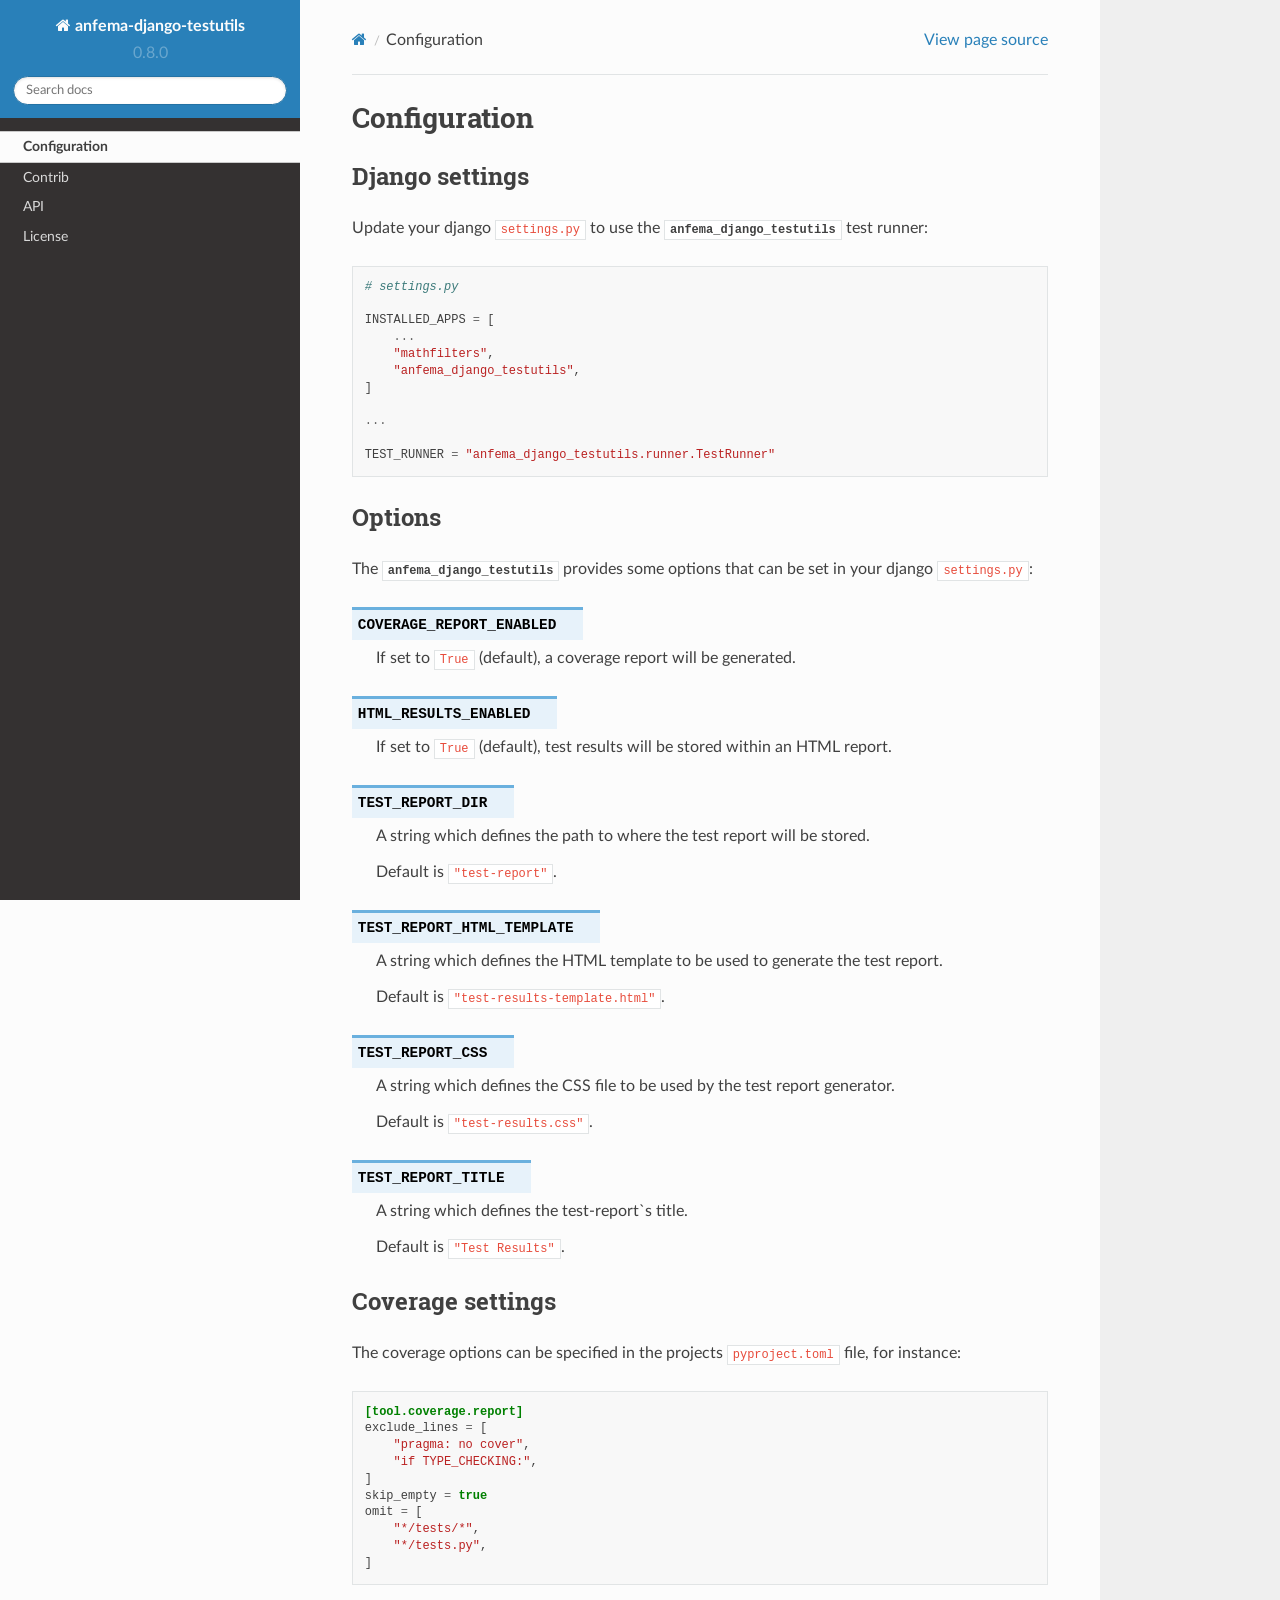
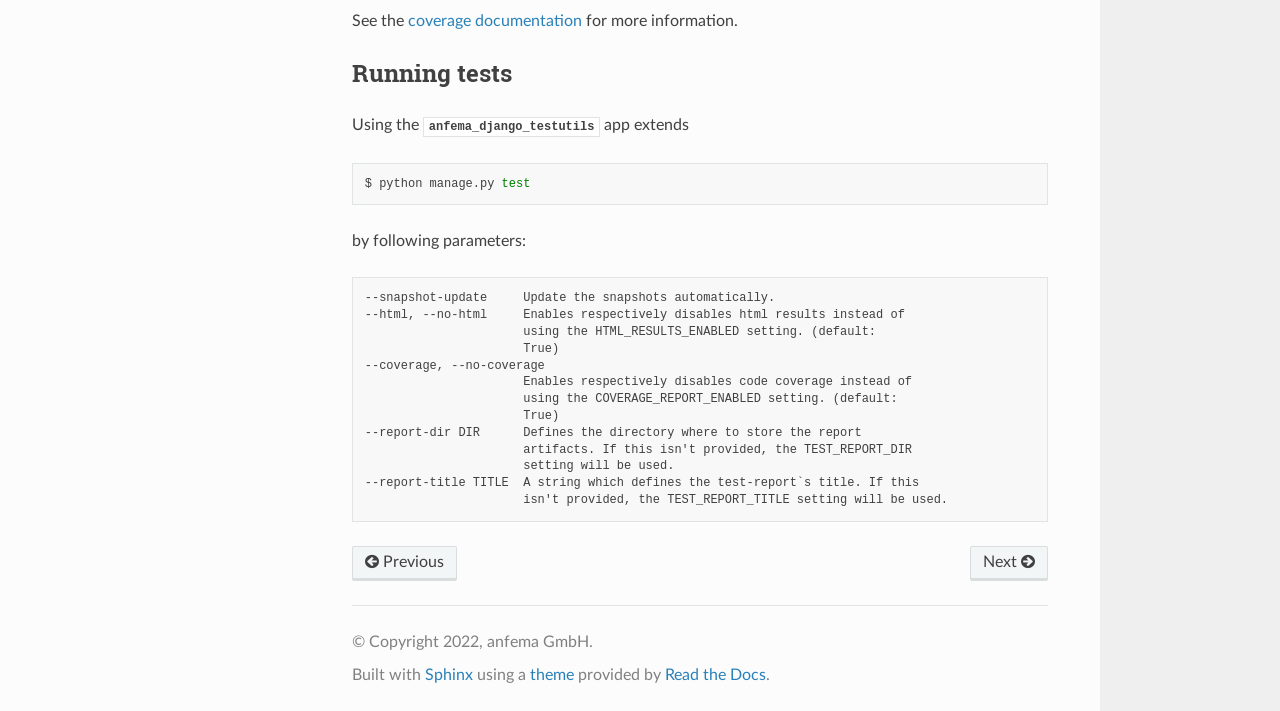
<file: configuration.html>
<!DOCTYPE html>
<html class="writer-html5" lang="en">
<head>
  <meta charset="utf-8" /><meta name="generator" content="Docutils 0.19: https://docutils.sourceforge.io/" />

  <meta name="viewport" content="width=device-width, initial-scale=1.0" />
  <title>Configuration &mdash; anfema-django-testutils 0.8.0 documentation</title>
      <link rel="stylesheet" type="text/css" href="_static/pygments.css" />
      <link rel="stylesheet" type="text/css" href="_static/css/theme.css" />
      <link rel="stylesheet" type="text/css" href="_static/copybutton.css" />

  
  <!--[if lt IE 9]>
    <script src="_static/js/html5shiv.min.js"></script>
  <![endif]-->
  
        <script data-url_root="./" id="documentation_options" src="_static/documentation_options.js"></script>
        <script src="_static/jquery.js"></script>
        <script src="_static/underscore.js"></script>
        <script src="_static/_sphinx_javascript_frameworks_compat.js"></script>
        <script src="_static/doctools.js"></script>
        <script src="_static/sphinx_highlight.js"></script>
        <script src="_static/clipboard.min.js"></script>
        <script src="_static/copybutton.js"></script>
    <script src="_static/js/theme.js"></script>
    <link rel="index" title="Index" href="genindex.html" />
    <link rel="search" title="Search" href="search.html" />
    <link rel="next" title="Contrib" href="contrib.html" />
    <link rel="prev" title="anfema-django-testutils" href="index.html" /> 
</head>

<body class="wy-body-for-nav"> 
  <div class="wy-grid-for-nav">
    <nav data-toggle="wy-nav-shift" class="wy-nav-side">
      <div class="wy-side-scroll">
        <div class="wy-side-nav-search" >

          
          
          <a href="index.html" class="icon icon-home">
            anfema-django-testutils
          </a>
              <div class="version">
                0.8.0
              </div>
<div role="search">
  <form id="rtd-search-form" class="wy-form" action="search.html" method="get">
    <input type="text" name="q" placeholder="Search docs" aria-label="Search docs" />
    <input type="hidden" name="check_keywords" value="yes" />
    <input type="hidden" name="area" value="default" />
  </form>
</div>
        </div><div class="wy-menu wy-menu-vertical" data-spy="affix" role="navigation" aria-label="Navigation menu">
              <ul class="current">
<li class="toctree-l1 current"><a class="current reference internal" href="#">Configuration</a></li>
<li class="toctree-l1"><a class="reference internal" href="contrib.html">Contrib</a></li>
<li class="toctree-l1"><a class="reference internal" href="api.html">API</a></li>
<li class="toctree-l1"><a class="reference internal" href="license.html">License</a></li>
</ul>

        </div>
      </div>
    </nav>

    <section data-toggle="wy-nav-shift" class="wy-nav-content-wrap"><nav class="wy-nav-top" aria-label="Mobile navigation menu" >
          <i data-toggle="wy-nav-top" class="fa fa-bars"></i>
          <a href="index.html">anfema-django-testutils</a>
      </nav>

      <div class="wy-nav-content">
        <div class="rst-content">
          <div role="navigation" aria-label="Page navigation">
  <ul class="wy-breadcrumbs">
      <li><a href="index.html" class="icon icon-home" aria-label="Home"></a></li>
      <li class="breadcrumb-item active">Configuration</li>
      <li class="wy-breadcrumbs-aside">
            <a href="_sources/configuration.rst.txt" rel="nofollow"> View page source</a>
      </li>
  </ul>
  <hr/>
</div>
          <div role="main" class="document" itemscope="itemscope" itemtype="http://schema.org/Article">
           <div itemprop="articleBody">
             
  <section id="configuration">
<h1>Configuration<a class="headerlink" href="#configuration" title="Permalink to this heading"></a></h1>
<section id="django-settings">
<h2>Django settings<a class="headerlink" href="#django-settings" title="Permalink to this heading"></a></h2>
<p>Update your django <code class="file docutils literal notranslate"><span class="pre">settings.py</span></code> to use the <code class="xref py py-mod docutils literal notranslate"><span class="pre">anfema_django_testutils</span></code> test runner:</p>
<div class="highlight-default notranslate"><div class="highlight"><pre><span></span><span class="c1"># settings.py</span>

<span class="n">INSTALLED_APPS</span> <span class="o">=</span> <span class="p">[</span>
    <span class="o">...</span>
    <span class="s2">&quot;mathfilters&quot;</span><span class="p">,</span>
    <span class="s2">&quot;anfema_django_testutils&quot;</span><span class="p">,</span>
<span class="p">]</span>

<span class="o">...</span>

<span class="n">TEST_RUNNER</span> <span class="o">=</span> <span class="s2">&quot;anfema_django_testutils.runner.TestRunner&quot;</span>
</pre></div>
</div>
</section>
<section id="options">
<h2>Options<a class="headerlink" href="#options" title="Permalink to this heading"></a></h2>
<p>The <code class="xref py py-mod docutils literal notranslate"><span class="pre">anfema_django_testutils</span></code> provides some options that can be set in your django <code class="file docutils literal notranslate"><span class="pre">settings.py</span></code>:</p>
<dl class="std option">
<dt class="sig sig-object std" id="cmdoption-arg-COVERAGE_REPORT_ENABLED">
<span id="cmdoption-arg-coverage-report-enabled"></span><span class="sig-name descname"><span class="pre">COVERAGE_REPORT_ENABLED</span></span><span class="sig-prename descclassname"></span><a class="headerlink" href="#cmdoption-arg-COVERAGE_REPORT_ENABLED" title="Permalink to this definition"></a></dt>
<dd><p>If set to <code class="code docutils literal notranslate"><span class="pre">True</span></code> (default), a coverage report will be generated.</p>
</dd></dl>

<dl class="std option">
<dt class="sig sig-object std" id="cmdoption-arg-HTML_RESULTS_ENABLED">
<span id="cmdoption-arg-html-results-enabled"></span><span class="sig-name descname"><span class="pre">HTML_RESULTS_ENABLED</span></span><span class="sig-prename descclassname"></span><a class="headerlink" href="#cmdoption-arg-HTML_RESULTS_ENABLED" title="Permalink to this definition"></a></dt>
<dd><p>If set to <code class="code docutils literal notranslate"><span class="pre">True</span></code> (default), test results will be stored within an HTML report.</p>
</dd></dl>

<dl class="std option">
<dt class="sig sig-object std" id="cmdoption-arg-TEST_REPORT_DIR">
<span id="cmdoption-arg-test-report-dir"></span><span class="sig-name descname"><span class="pre">TEST_REPORT_DIR</span></span><span class="sig-prename descclassname"></span><a class="headerlink" href="#cmdoption-arg-TEST_REPORT_DIR" title="Permalink to this definition"></a></dt>
<dd><p>A string which defines the path to where the test report will be stored.</p>
<div class="line-block">
<div class="line">Default is <code class="code docutils literal notranslate"><span class="pre">&quot;test-report&quot;</span></code>.</div>
</div>
</dd></dl>

<dl class="std option">
<dt class="sig sig-object std" id="cmdoption-arg-TEST_REPORT_HTML_TEMPLATE">
<span id="cmdoption-arg-test-report-html-template"></span><span class="sig-name descname"><span class="pre">TEST_REPORT_HTML_TEMPLATE</span></span><span class="sig-prename descclassname"></span><a class="headerlink" href="#cmdoption-arg-TEST_REPORT_HTML_TEMPLATE" title="Permalink to this definition"></a></dt>
<dd><p>A string which defines the HTML template to be used to generate the test report.</p>
<div class="line-block">
<div class="line">Default is <code class="code docutils literal notranslate"><span class="pre">&quot;test-results-template.html&quot;</span></code>.</div>
</div>
</dd></dl>

<dl class="std option">
<dt class="sig sig-object std" id="cmdoption-arg-TEST_REPORT_CSS">
<span id="cmdoption-arg-test-report-css"></span><span class="sig-name descname"><span class="pre">TEST_REPORT_CSS</span></span><span class="sig-prename descclassname"></span><a class="headerlink" href="#cmdoption-arg-TEST_REPORT_CSS" title="Permalink to this definition"></a></dt>
<dd><p>A string which defines the CSS file to be used by the test report generator.</p>
<div class="line-block">
<div class="line">Default is <code class="code docutils literal notranslate"><span class="pre">&quot;test-results.css&quot;</span></code>.</div>
</div>
</dd></dl>

<dl class="std option">
<dt class="sig sig-object std" id="cmdoption-arg-TEST_REPORT_TITLE">
<span id="cmdoption-arg-test-report-title"></span><span class="sig-name descname"><span class="pre">TEST_REPORT_TITLE</span></span><span class="sig-prename descclassname"></span><a class="headerlink" href="#cmdoption-arg-TEST_REPORT_TITLE" title="Permalink to this definition"></a></dt>
<dd><p>A string which defines the test-report`s title.</p>
<div class="line-block">
<div class="line">Default is <code class="code docutils literal notranslate"><span class="pre">&quot;Test</span> <span class="pre">Results&quot;</span></code>.</div>
</div>
</dd></dl>

</section>
<section id="coverage-settings">
<h2>Coverage settings<a class="headerlink" href="#coverage-settings" title="Permalink to this heading"></a></h2>
<p>The coverage options can be specified in the projects <code class="file docutils literal notranslate"><span class="pre">pyproject.toml</span></code> file,
for instance:</p>
<div class="highlight-toml notranslate"><div class="highlight"><pre><span></span><span class="k">[tool.coverage.report]</span>
<span class="n">exclude_lines</span><span class="w"> </span><span class="o">=</span><span class="w"> </span><span class="p">[</span>
<span class="w">    </span><span class="s2">&quot;pragma: no cover&quot;</span><span class="p">,</span>
<span class="w">    </span><span class="s2">&quot;if TYPE_CHECKING:&quot;</span><span class="p">,</span>
<span class="p">]</span>
<span class="n">skip_empty</span><span class="w"> </span><span class="o">=</span><span class="w"> </span><span class="kc">true</span>
<span class="n">omit</span><span class="w"> </span><span class="o">=</span><span class="w"> </span><span class="p">[</span>
<span class="w">    </span><span class="s2">&quot;*/tests/*&quot;</span><span class="p">,</span>
<span class="w">    </span><span class="s2">&quot;*/tests.py&quot;</span><span class="p">,</span>
<span class="p">]</span>
</pre></div>
</div>
<p>See the <a class="reference external" href="https://coverage.readthedocs.io/en/6.5.0/config.html#configuration-reference">coverage documentation</a> for more information.</p>
</section>
<section id="running-tests">
<h2>Running tests<a class="headerlink" href="#running-tests" title="Permalink to this heading"></a></h2>
<p>Using the <code class="xref py py-mod docutils literal notranslate"><span class="pre">anfema_django_testutils</span></code> app extends</p>
<div class="highlight-bash notranslate"><div class="highlight"><pre><span></span>$<span class="w"> </span>python<span class="w"> </span>manage.py<span class="w"> </span><span class="nb">test</span>
</pre></div>
</div>
<p>by following parameters:</p>
<div class="highlight-text notranslate"><div class="highlight"><pre><span></span>--snapshot-update     Update the snapshots automatically.
--html, --no-html     Enables respectively disables html results instead of
                      using the HTML_RESULTS_ENABLED setting. (default:
                      True)
--coverage, --no-coverage
                      Enables respectively disables code coverage instead of
                      using the COVERAGE_REPORT_ENABLED setting. (default:
                      True)
--report-dir DIR      Defines the directory where to store the report
                      artifacts. If this isn&#39;t provided, the TEST_REPORT_DIR
                      setting will be used.
--report-title TITLE  A string which defines the test-report`s title. If this
                      isn&#39;t provided, the TEST_REPORT_TITLE setting will be used.
</pre></div>
</div>
</section>
</section>


           </div>
          </div>
          <footer><div class="rst-footer-buttons" role="navigation" aria-label="Footer">
        <a href="index.html" class="btn btn-neutral float-left" title="anfema-django-testutils" accesskey="p" rel="prev"><span class="fa fa-arrow-circle-left" aria-hidden="true"></span> Previous</a>
        <a href="contrib.html" class="btn btn-neutral float-right" title="Contrib" accesskey="n" rel="next">Next <span class="fa fa-arrow-circle-right" aria-hidden="true"></span></a>
    </div>

  <hr/>

  <div role="contentinfo">
    <p>&#169; Copyright 2022, anfema GmbH.</p>
  </div>

  Built with <a href="https://www.sphinx-doc.org/">Sphinx</a> using a
    <a href="https://github.com/readthedocs/sphinx_rtd_theme">theme</a>
    provided by <a href="https://readthedocs.org">Read the Docs</a>.
   

</footer>
        </div>
      </div>
    </section>
  </div>
  <script>
      jQuery(function () {
          SphinxRtdTheme.Navigation.enable(true);
      });
  </script> 

</body>
</html>
</file>
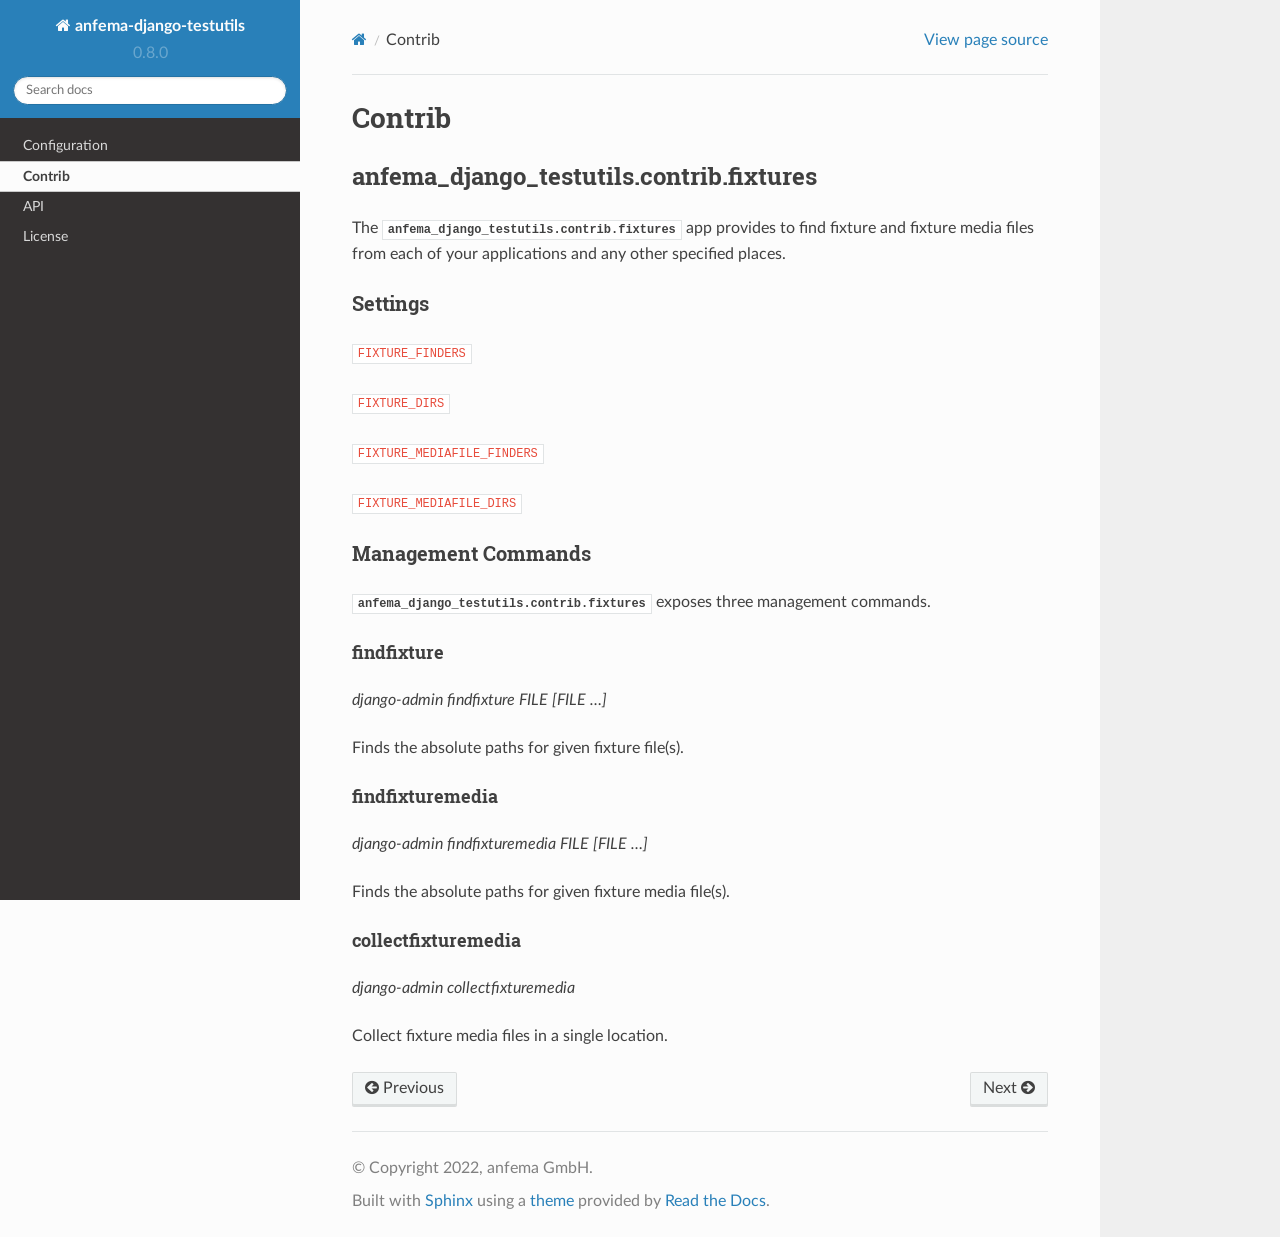
<file: contrib.html>
<!DOCTYPE html>
<html class="writer-html5" lang="en">
<head>
  <meta charset="utf-8" /><meta name="generator" content="Docutils 0.19: https://docutils.sourceforge.io/" />

  <meta name="viewport" content="width=device-width, initial-scale=1.0" />
  <title>Contrib &mdash; anfema-django-testutils 0.8.0 documentation</title>
      <link rel="stylesheet" type="text/css" href="_static/pygments.css" />
      <link rel="stylesheet" type="text/css" href="_static/css/theme.css" />
      <link rel="stylesheet" type="text/css" href="_static/copybutton.css" />

  
  <!--[if lt IE 9]>
    <script src="_static/js/html5shiv.min.js"></script>
  <![endif]-->
  
        <script data-url_root="./" id="documentation_options" src="_static/documentation_options.js"></script>
        <script src="_static/jquery.js"></script>
        <script src="_static/underscore.js"></script>
        <script src="_static/_sphinx_javascript_frameworks_compat.js"></script>
        <script src="_static/doctools.js"></script>
        <script src="_static/sphinx_highlight.js"></script>
        <script src="_static/clipboard.min.js"></script>
        <script src="_static/copybutton.js"></script>
    <script src="_static/js/theme.js"></script>
    <link rel="index" title="Index" href="genindex.html" />
    <link rel="search" title="Search" href="search.html" />
    <link rel="next" title="API" href="api.html" />
    <link rel="prev" title="Configuration" href="configuration.html" /> 
</head>

<body class="wy-body-for-nav"> 
  <div class="wy-grid-for-nav">
    <nav data-toggle="wy-nav-shift" class="wy-nav-side">
      <div class="wy-side-scroll">
        <div class="wy-side-nav-search" >

          
          
          <a href="index.html" class="icon icon-home">
            anfema-django-testutils
          </a>
              <div class="version">
                0.8.0
              </div>
<div role="search">
  <form id="rtd-search-form" class="wy-form" action="search.html" method="get">
    <input type="text" name="q" placeholder="Search docs" aria-label="Search docs" />
    <input type="hidden" name="check_keywords" value="yes" />
    <input type="hidden" name="area" value="default" />
  </form>
</div>
        </div><div class="wy-menu wy-menu-vertical" data-spy="affix" role="navigation" aria-label="Navigation menu">
              <ul class="current">
<li class="toctree-l1"><a class="reference internal" href="configuration.html">Configuration</a></li>
<li class="toctree-l1 current"><a class="current reference internal" href="#">Contrib</a></li>
<li class="toctree-l1"><a class="reference internal" href="api.html">API</a></li>
<li class="toctree-l1"><a class="reference internal" href="license.html">License</a></li>
</ul>

        </div>
      </div>
    </nav>

    <section data-toggle="wy-nav-shift" class="wy-nav-content-wrap"><nav class="wy-nav-top" aria-label="Mobile navigation menu" >
          <i data-toggle="wy-nav-top" class="fa fa-bars"></i>
          <a href="index.html">anfema-django-testutils</a>
      </nav>

      <div class="wy-nav-content">
        <div class="rst-content">
          <div role="navigation" aria-label="Page navigation">
  <ul class="wy-breadcrumbs">
      <li><a href="index.html" class="icon icon-home" aria-label="Home"></a></li>
      <li class="breadcrumb-item active">Contrib</li>
      <li class="wy-breadcrumbs-aside">
            <a href="_sources/contrib.rst.txt" rel="nofollow"> View page source</a>
      </li>
  </ul>
  <hr/>
</div>
          <div role="main" class="document" itemscope="itemscope" itemtype="http://schema.org/Article">
           <div itemprop="articleBody">
             
  <section id="contrib">
<h1>Contrib<a class="headerlink" href="#contrib" title="Permalink to this heading"></a></h1>
<section id="module-anfema_django_testutils.contrib.fixtures">
<span id="anfema-django-testutils-contrib-fixtures"></span><h2>anfema_django_testutils.contrib.fixtures<a class="headerlink" href="#module-anfema_django_testutils.contrib.fixtures" title="Permalink to this heading"></a></h2>
<p>The <a class="reference internal" href="#module-anfema_django_testutils.contrib.fixtures" title="anfema_django_testutils.contrib.fixtures"><code class="xref py py-mod docutils literal notranslate"><span class="pre">anfema_django_testutils.contrib.fixtures</span></code></a> app provides to find fixture and fixture media files from each
of your applications and any other specified places.</p>
<section id="settings">
<h3>Settings<a class="headerlink" href="#settings" title="Permalink to this heading"></a></h3>
<p><code class="docutils literal notranslate"><span class="pre">FIXTURE_FINDERS</span></code></p>
<p><code class="docutils literal notranslate"><span class="pre">FIXTURE_DIRS</span></code></p>
<p><code class="docutils literal notranslate"><span class="pre">FIXTURE_MEDIAFILE_FINDERS</span></code></p>
<p><code class="docutils literal notranslate"><span class="pre">FIXTURE_MEDIAFILE_DIRS</span></code></p>
</section>
<section id="management-commands">
<h3>Management Commands<a class="headerlink" href="#management-commands" title="Permalink to this heading"></a></h3>
<p><a class="reference internal" href="#module-anfema_django_testutils.contrib.fixtures" title="anfema_django_testutils.contrib.fixtures"><code class="xref py py-mod docutils literal notranslate"><span class="pre">anfema_django_testutils.contrib.fixtures</span></code></a> exposes three management commands.</p>
<section id="findfixture">
<h4>findfixture<a class="headerlink" href="#findfixture" title="Permalink to this heading"></a></h4>
<p><em>django-admin findfixture FILE [FILE …]</em></p>
<p>Finds the absolute paths for given fixture file(s).</p>
</section>
<section id="findfixturemedia">
<h4>findfixturemedia<a class="headerlink" href="#findfixturemedia" title="Permalink to this heading"></a></h4>
<p><em>django-admin findfixturemedia FILE [FILE …]</em></p>
<p>Finds the absolute paths for given fixture media file(s).</p>
</section>
<section id="collectfixturemedia">
<h4>collectfixturemedia<a class="headerlink" href="#collectfixturemedia" title="Permalink to this heading"></a></h4>
<p><em>django-admin collectfixturemedia</em></p>
<p>Collect fixture media files in a single location.</p>
</section>
</section>
</section>
</section>


           </div>
          </div>
          <footer><div class="rst-footer-buttons" role="navigation" aria-label="Footer">
        <a href="configuration.html" class="btn btn-neutral float-left" title="Configuration" accesskey="p" rel="prev"><span class="fa fa-arrow-circle-left" aria-hidden="true"></span> Previous</a>
        <a href="api.html" class="btn btn-neutral float-right" title="API" accesskey="n" rel="next">Next <span class="fa fa-arrow-circle-right" aria-hidden="true"></span></a>
    </div>

  <hr/>

  <div role="contentinfo">
    <p>&#169; Copyright 2022, anfema GmbH.</p>
  </div>

  Built with <a href="https://www.sphinx-doc.org/">Sphinx</a> using a
    <a href="https://github.com/readthedocs/sphinx_rtd_theme">theme</a>
    provided by <a href="https://readthedocs.org">Read the Docs</a>.
   

</footer>
        </div>
      </div>
    </section>
  </div>
  <script>
      jQuery(function () {
          SphinxRtdTheme.Navigation.enable(true);
      });
  </script> 

</body>
</html>
</file>
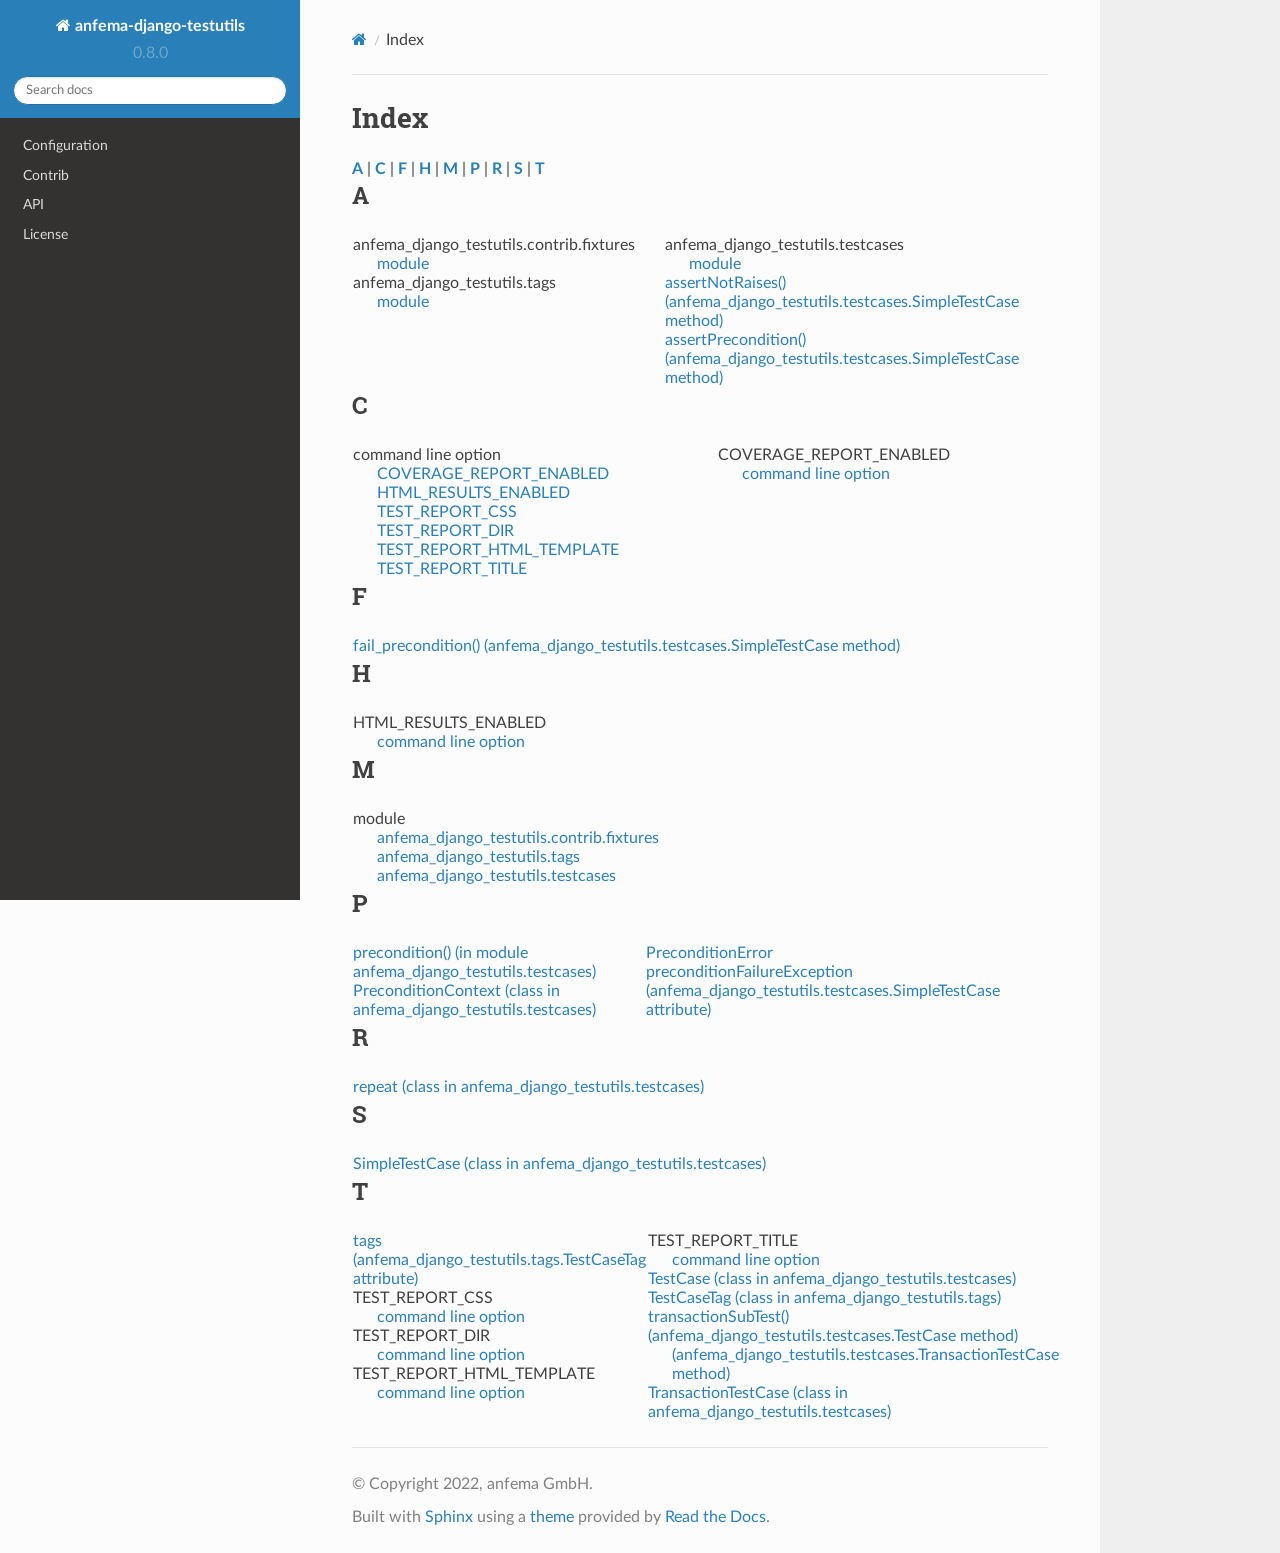
<file: genindex.html>
<!DOCTYPE html>
<html class="writer-html5" lang="en">
<head>
  <meta charset="utf-8" />
  <meta name="viewport" content="width=device-width, initial-scale=1.0" />
  <title>Index &mdash; anfema-django-testutils 0.8.0 documentation</title>
      <link rel="stylesheet" type="text/css" href="_static/pygments.css" />
      <link rel="stylesheet" type="text/css" href="_static/css/theme.css" />
      <link rel="stylesheet" type="text/css" href="_static/copybutton.css" />

  
  <!--[if lt IE 9]>
    <script src="_static/js/html5shiv.min.js"></script>
  <![endif]-->
  
        <script data-url_root="./" id="documentation_options" src="_static/documentation_options.js"></script>
        <script src="_static/jquery.js"></script>
        <script src="_static/underscore.js"></script>
        <script src="_static/_sphinx_javascript_frameworks_compat.js"></script>
        <script src="_static/doctools.js"></script>
        <script src="_static/sphinx_highlight.js"></script>
        <script src="_static/clipboard.min.js"></script>
        <script src="_static/copybutton.js"></script>
    <script src="_static/js/theme.js"></script>
    <link rel="index" title="Index" href="#" />
    <link rel="search" title="Search" href="search.html" /> 
</head>

<body class="wy-body-for-nav"> 
  <div class="wy-grid-for-nav">
    <nav data-toggle="wy-nav-shift" class="wy-nav-side">
      <div class="wy-side-scroll">
        <div class="wy-side-nav-search" >

          
          
          <a href="index.html" class="icon icon-home">
            anfema-django-testutils
          </a>
              <div class="version">
                0.8.0
              </div>
<div role="search">
  <form id="rtd-search-form" class="wy-form" action="search.html" method="get">
    <input type="text" name="q" placeholder="Search docs" aria-label="Search docs" />
    <input type="hidden" name="check_keywords" value="yes" />
    <input type="hidden" name="area" value="default" />
  </form>
</div>
        </div><div class="wy-menu wy-menu-vertical" data-spy="affix" role="navigation" aria-label="Navigation menu">
              <ul>
<li class="toctree-l1"><a class="reference internal" href="configuration.html">Configuration</a></li>
<li class="toctree-l1"><a class="reference internal" href="contrib.html">Contrib</a></li>
<li class="toctree-l1"><a class="reference internal" href="api.html">API</a></li>
<li class="toctree-l1"><a class="reference internal" href="license.html">License</a></li>
</ul>

        </div>
      </div>
    </nav>

    <section data-toggle="wy-nav-shift" class="wy-nav-content-wrap"><nav class="wy-nav-top" aria-label="Mobile navigation menu" >
          <i data-toggle="wy-nav-top" class="fa fa-bars"></i>
          <a href="index.html">anfema-django-testutils</a>
      </nav>

      <div class="wy-nav-content">
        <div class="rst-content">
          <div role="navigation" aria-label="Page navigation">
  <ul class="wy-breadcrumbs">
      <li><a href="index.html" class="icon icon-home" aria-label="Home"></a></li>
      <li class="breadcrumb-item active">Index</li>
      <li class="wy-breadcrumbs-aside">
      </li>
  </ul>
  <hr/>
</div>
          <div role="main" class="document" itemscope="itemscope" itemtype="http://schema.org/Article">
           <div itemprop="articleBody">
             

<h1 id="index">Index</h1>

<div class="genindex-jumpbox">
 <a href="#A"><strong>A</strong></a>
 | <a href="#C"><strong>C</strong></a>
 | <a href="#F"><strong>F</strong></a>
 | <a href="#H"><strong>H</strong></a>
 | <a href="#M"><strong>M</strong></a>
 | <a href="#P"><strong>P</strong></a>
 | <a href="#R"><strong>R</strong></a>
 | <a href="#S"><strong>S</strong></a>
 | <a href="#T"><strong>T</strong></a>
 
</div>
<h2 id="A">A</h2>
<table style="width: 100%" class="indextable genindextable"><tr>
  <td style="width: 33%; vertical-align: top;"><ul>
      <li>
    anfema_django_testutils.contrib.fixtures

      <ul>
        <li><a href="contrib.html#module-anfema_django_testutils.contrib.fixtures">module</a>
</li>
      </ul></li>
      <li>
    anfema_django_testutils.tags

      <ul>
        <li><a href="api.html#module-anfema_django_testutils.tags">module</a>
</li>
      </ul></li>
  </ul></td>
  <td style="width: 33%; vertical-align: top;"><ul>
      <li>
    anfema_django_testutils.testcases

      <ul>
        <li><a href="api.html#module-anfema_django_testutils.testcases">module</a>
</li>
      </ul></li>
      <li><a href="api.html#anfema_django_testutils.testcases.SimpleTestCase.assertNotRaises">assertNotRaises() (anfema_django_testutils.testcases.SimpleTestCase method)</a>
</li>
      <li><a href="api.html#anfema_django_testutils.testcases.SimpleTestCase.assertPrecondition">assertPrecondition() (anfema_django_testutils.testcases.SimpleTestCase method)</a>
</li>
  </ul></td>
</tr></table>

<h2 id="C">C</h2>
<table style="width: 100%" class="indextable genindextable"><tr>
  <td style="width: 33%; vertical-align: top;"><ul>
      <li>
    command line option

      <ul>
        <li><a href="configuration.html#cmdoption-arg-COVERAGE_REPORT_ENABLED">COVERAGE_REPORT_ENABLED</a>
</li>
        <li><a href="configuration.html#cmdoption-arg-HTML_RESULTS_ENABLED">HTML_RESULTS_ENABLED</a>
</li>
        <li><a href="configuration.html#cmdoption-arg-TEST_REPORT_CSS">TEST_REPORT_CSS</a>
</li>
        <li><a href="configuration.html#cmdoption-arg-TEST_REPORT_DIR">TEST_REPORT_DIR</a>
</li>
        <li><a href="configuration.html#cmdoption-arg-TEST_REPORT_HTML_TEMPLATE">TEST_REPORT_HTML_TEMPLATE</a>
</li>
        <li><a href="configuration.html#cmdoption-arg-TEST_REPORT_TITLE">TEST_REPORT_TITLE</a>
</li>
      </ul></li>
  </ul></td>
  <td style="width: 33%; vertical-align: top;"><ul>
      <li>
    COVERAGE_REPORT_ENABLED

      <ul>
        <li><a href="configuration.html#cmdoption-arg-COVERAGE_REPORT_ENABLED">command line option</a>
</li>
      </ul></li>
  </ul></td>
</tr></table>

<h2 id="F">F</h2>
<table style="width: 100%" class="indextable genindextable"><tr>
  <td style="width: 33%; vertical-align: top;"><ul>
      <li><a href="api.html#anfema_django_testutils.testcases.SimpleTestCase.fail_precondition">fail_precondition() (anfema_django_testutils.testcases.SimpleTestCase method)</a>
</li>
  </ul></td>
</tr></table>

<h2 id="H">H</h2>
<table style="width: 100%" class="indextable genindextable"><tr>
  <td style="width: 33%; vertical-align: top;"><ul>
      <li>
    HTML_RESULTS_ENABLED

      <ul>
        <li><a href="configuration.html#cmdoption-arg-HTML_RESULTS_ENABLED">command line option</a>
</li>
      </ul></li>
  </ul></td>
</tr></table>

<h2 id="M">M</h2>
<table style="width: 100%" class="indextable genindextable"><tr>
  <td style="width: 33%; vertical-align: top;"><ul>
      <li>
    module

      <ul>
        <li><a href="contrib.html#module-anfema_django_testutils.contrib.fixtures">anfema_django_testutils.contrib.fixtures</a>
</li>
        <li><a href="api.html#module-anfema_django_testutils.tags">anfema_django_testutils.tags</a>
</li>
        <li><a href="api.html#module-anfema_django_testutils.testcases">anfema_django_testutils.testcases</a>
</li>
      </ul></li>
  </ul></td>
</tr></table>

<h2 id="P">P</h2>
<table style="width: 100%" class="indextable genindextable"><tr>
  <td style="width: 33%; vertical-align: top;"><ul>
      <li><a href="api.html#anfema_django_testutils.testcases.precondition">precondition() (in module anfema_django_testutils.testcases)</a>
</li>
      <li><a href="api.html#anfema_django_testutils.testcases.PreconditionContext">PreconditionContext (class in anfema_django_testutils.testcases)</a>
</li>
  </ul></td>
  <td style="width: 33%; vertical-align: top;"><ul>
      <li><a href="api.html#anfema_django_testutils.testcases.PreconditionError">PreconditionError</a>
</li>
      <li><a href="api.html#anfema_django_testutils.testcases.SimpleTestCase.preconditionFailureException">preconditionFailureException (anfema_django_testutils.testcases.SimpleTestCase attribute)</a>
</li>
  </ul></td>
</tr></table>

<h2 id="R">R</h2>
<table style="width: 100%" class="indextable genindextable"><tr>
  <td style="width: 33%; vertical-align: top;"><ul>
      <li><a href="api.html#anfema_django_testutils.testcases.repeat">repeat (class in anfema_django_testutils.testcases)</a>
</li>
  </ul></td>
</tr></table>

<h2 id="S">S</h2>
<table style="width: 100%" class="indextable genindextable"><tr>
  <td style="width: 33%; vertical-align: top;"><ul>
      <li><a href="api.html#anfema_django_testutils.testcases.SimpleTestCase">SimpleTestCase (class in anfema_django_testutils.testcases)</a>
</li>
  </ul></td>
</tr></table>

<h2 id="T">T</h2>
<table style="width: 100%" class="indextable genindextable"><tr>
  <td style="width: 33%; vertical-align: top;"><ul>
      <li><a href="api.html#anfema_django_testutils.tags.TestCaseTag.tags">tags (anfema_django_testutils.tags.TestCaseTag attribute)</a>
</li>
      <li>
    TEST_REPORT_CSS

      <ul>
        <li><a href="configuration.html#cmdoption-arg-TEST_REPORT_CSS">command line option</a>
</li>
      </ul></li>
      <li>
    TEST_REPORT_DIR

      <ul>
        <li><a href="configuration.html#cmdoption-arg-TEST_REPORT_DIR">command line option</a>
</li>
      </ul></li>
      <li>
    TEST_REPORT_HTML_TEMPLATE

      <ul>
        <li><a href="configuration.html#cmdoption-arg-TEST_REPORT_HTML_TEMPLATE">command line option</a>
</li>
      </ul></li>
  </ul></td>
  <td style="width: 33%; vertical-align: top;"><ul>
      <li>
    TEST_REPORT_TITLE

      <ul>
        <li><a href="configuration.html#cmdoption-arg-TEST_REPORT_TITLE">command line option</a>
</li>
      </ul></li>
      <li><a href="api.html#anfema_django_testutils.testcases.TestCase">TestCase (class in anfema_django_testutils.testcases)</a>
</li>
      <li><a href="api.html#anfema_django_testutils.tags.TestCaseTag">TestCaseTag (class in anfema_django_testutils.tags)</a>
</li>
      <li><a href="api.html#anfema_django_testutils.testcases.TestCase.transactionSubTest">transactionSubTest() (anfema_django_testutils.testcases.TestCase method)</a>

      <ul>
        <li><a href="api.html#anfema_django_testutils.testcases.TransactionTestCase.transactionSubTest">(anfema_django_testutils.testcases.TransactionTestCase method)</a>
</li>
      </ul></li>
      <li><a href="api.html#anfema_django_testutils.testcases.TransactionTestCase">TransactionTestCase (class in anfema_django_testutils.testcases)</a>
</li>
  </ul></td>
</tr></table>



           </div>
          </div>
          <footer>

  <hr/>

  <div role="contentinfo">
    <p>&#169; Copyright 2022, anfema GmbH.</p>
  </div>

  Built with <a href="https://www.sphinx-doc.org/">Sphinx</a> using a
    <a href="https://github.com/readthedocs/sphinx_rtd_theme">theme</a>
    provided by <a href="https://readthedocs.org">Read the Docs</a>.
   

</footer>
        </div>
      </div>
    </section>
  </div>
  <script>
      jQuery(function () {
          SphinxRtdTheme.Navigation.enable(true);
      });
  </script> 

</body>
</html>
</file>
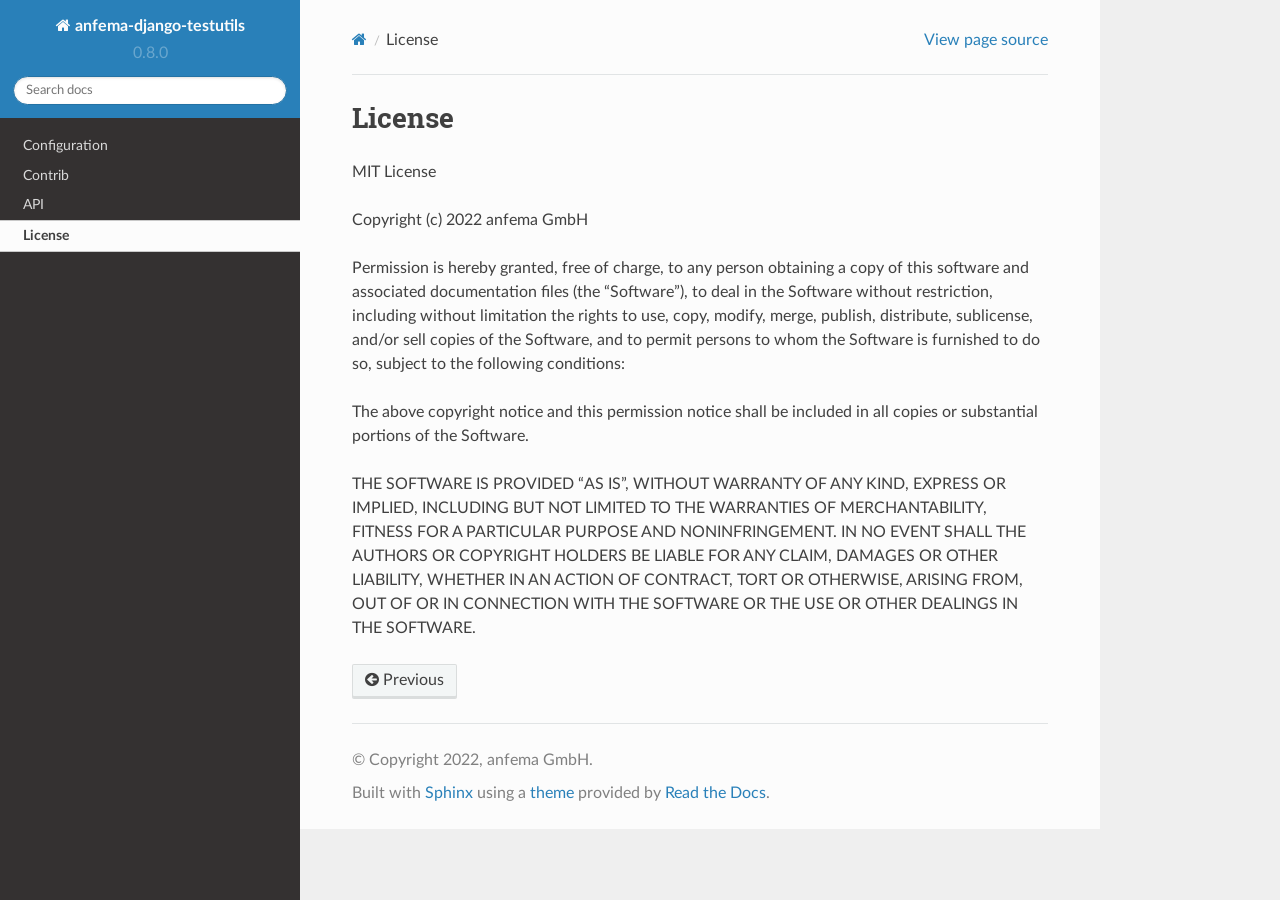
<file: license.html>
<!DOCTYPE html>
<html class="writer-html5" lang="en">
<head>
  <meta charset="utf-8" /><meta name="generator" content="Docutils 0.19: https://docutils.sourceforge.io/" />

  <meta name="viewport" content="width=device-width, initial-scale=1.0" />
  <title>License &mdash; anfema-django-testutils 0.8.0 documentation</title>
      <link rel="stylesheet" type="text/css" href="_static/pygments.css" />
      <link rel="stylesheet" type="text/css" href="_static/css/theme.css" />
      <link rel="stylesheet" type="text/css" href="_static/copybutton.css" />

  
  <!--[if lt IE 9]>
    <script src="_static/js/html5shiv.min.js"></script>
  <![endif]-->
  
        <script data-url_root="./" id="documentation_options" src="_static/documentation_options.js"></script>
        <script src="_static/jquery.js"></script>
        <script src="_static/underscore.js"></script>
        <script src="_static/_sphinx_javascript_frameworks_compat.js"></script>
        <script src="_static/doctools.js"></script>
        <script src="_static/sphinx_highlight.js"></script>
        <script src="_static/clipboard.min.js"></script>
        <script src="_static/copybutton.js"></script>
    <script src="_static/js/theme.js"></script>
    <link rel="index" title="Index" href="genindex.html" />
    <link rel="search" title="Search" href="search.html" />
    <link rel="prev" title="API" href="api.html" /> 
</head>

<body class="wy-body-for-nav"> 
  <div class="wy-grid-for-nav">
    <nav data-toggle="wy-nav-shift" class="wy-nav-side">
      <div class="wy-side-scroll">
        <div class="wy-side-nav-search" >

          
          
          <a href="index.html" class="icon icon-home">
            anfema-django-testutils
          </a>
              <div class="version">
                0.8.0
              </div>
<div role="search">
  <form id="rtd-search-form" class="wy-form" action="search.html" method="get">
    <input type="text" name="q" placeholder="Search docs" aria-label="Search docs" />
    <input type="hidden" name="check_keywords" value="yes" />
    <input type="hidden" name="area" value="default" />
  </form>
</div>
        </div><div class="wy-menu wy-menu-vertical" data-spy="affix" role="navigation" aria-label="Navigation menu">
              <ul class="current">
<li class="toctree-l1"><a class="reference internal" href="configuration.html">Configuration</a></li>
<li class="toctree-l1"><a class="reference internal" href="contrib.html">Contrib</a></li>
<li class="toctree-l1"><a class="reference internal" href="api.html">API</a></li>
<li class="toctree-l1 current"><a class="current reference internal" href="#">License</a></li>
</ul>

        </div>
      </div>
    </nav>

    <section data-toggle="wy-nav-shift" class="wy-nav-content-wrap"><nav class="wy-nav-top" aria-label="Mobile navigation menu" >
          <i data-toggle="wy-nav-top" class="fa fa-bars"></i>
          <a href="index.html">anfema-django-testutils</a>
      </nav>

      <div class="wy-nav-content">
        <div class="rst-content">
          <div role="navigation" aria-label="Page navigation">
  <ul class="wy-breadcrumbs">
      <li><a href="index.html" class="icon icon-home" aria-label="Home"></a></li>
      <li class="breadcrumb-item active">License</li>
      <li class="wy-breadcrumbs-aside">
            <a href="_sources/license.rst.txt" rel="nofollow"> View page source</a>
      </li>
  </ul>
  <hr/>
</div>
          <div role="main" class="document" itemscope="itemscope" itemtype="http://schema.org/Article">
           <div itemprop="articleBody">
             
  <section id="license">
<h1>License<a class="headerlink" href="#license" title="Permalink to this heading"></a></h1>
<p>MIT License</p>
<p>Copyright (c) 2022 anfema GmbH</p>
<p>Permission is hereby granted, free of charge, to any person obtaining a copy
of this software and associated documentation files (the “Software”), to deal
in the Software without restriction, including without limitation the rights
to use, copy, modify, merge, publish, distribute, sublicense, and/or sell
copies of the Software, and to permit persons to whom the Software is
furnished to do so, subject to the following conditions:</p>
<p>The above copyright notice and this permission notice shall be included in all
copies or substantial portions of the Software.</p>
<p>THE SOFTWARE IS PROVIDED “AS IS”, WITHOUT WARRANTY OF ANY KIND, EXPRESS OR
IMPLIED, INCLUDING BUT NOT LIMITED TO THE WARRANTIES OF MERCHANTABILITY,
FITNESS FOR A PARTICULAR PURPOSE AND NONINFRINGEMENT. IN NO EVENT SHALL THE
AUTHORS OR COPYRIGHT HOLDERS BE LIABLE FOR ANY CLAIM, DAMAGES OR OTHER
LIABILITY, WHETHER IN AN ACTION OF CONTRACT, TORT OR OTHERWISE, ARISING FROM,
OUT OF OR IN CONNECTION WITH THE SOFTWARE OR THE USE OR OTHER DEALINGS IN THE
SOFTWARE.</p>
</section>


           </div>
          </div>
          <footer><div class="rst-footer-buttons" role="navigation" aria-label="Footer">
        <a href="api.html" class="btn btn-neutral float-left" title="API" accesskey="p" rel="prev"><span class="fa fa-arrow-circle-left" aria-hidden="true"></span> Previous</a>
    </div>

  <hr/>

  <div role="contentinfo">
    <p>&#169; Copyright 2022, anfema GmbH.</p>
  </div>

  Built with <a href="https://www.sphinx-doc.org/">Sphinx</a> using a
    <a href="https://github.com/readthedocs/sphinx_rtd_theme">theme</a>
    provided by <a href="https://readthedocs.org">Read the Docs</a>.
   

</footer>
        </div>
      </div>
    </section>
  </div>
  <script>
      jQuery(function () {
          SphinxRtdTheme.Navigation.enable(true);
      });
  </script> 

</body>
</html>
</file>
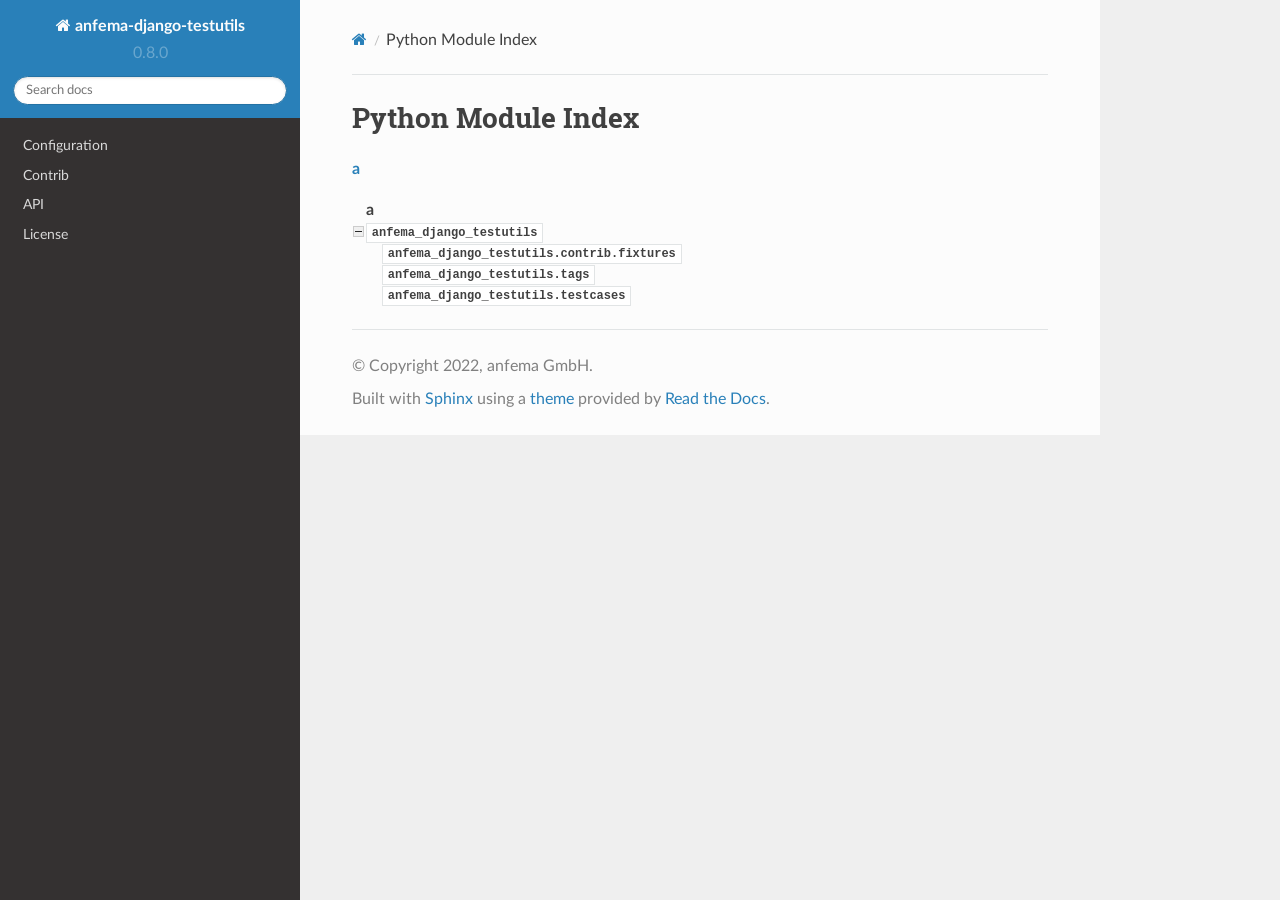
<file: py-modindex.html>
<!DOCTYPE html>
<html class="writer-html5" lang="en">
<head>
  <meta charset="utf-8" />
  <meta name="viewport" content="width=device-width, initial-scale=1.0" />
  <title>Python Module Index &mdash; anfema-django-testutils 0.8.0 documentation</title>
      <link rel="stylesheet" type="text/css" href="_static/pygments.css" />
      <link rel="stylesheet" type="text/css" href="_static/css/theme.css" />
      <link rel="stylesheet" type="text/css" href="_static/copybutton.css" />

  
  <!--[if lt IE 9]>
    <script src="_static/js/html5shiv.min.js"></script>
  <![endif]-->
  
        <script data-url_root="./" id="documentation_options" src="_static/documentation_options.js"></script>
        <script src="_static/jquery.js"></script>
        <script src="_static/underscore.js"></script>
        <script src="_static/_sphinx_javascript_frameworks_compat.js"></script>
        <script src="_static/doctools.js"></script>
        <script src="_static/sphinx_highlight.js"></script>
        <script src="_static/clipboard.min.js"></script>
        <script src="_static/copybutton.js"></script>
    <script src="_static/js/theme.js"></script>
    <link rel="index" title="Index" href="genindex.html" />
    <link rel="search" title="Search" href="search.html" />
 


</head>

<body class="wy-body-for-nav"> 
  <div class="wy-grid-for-nav">
    <nav data-toggle="wy-nav-shift" class="wy-nav-side">
      <div class="wy-side-scroll">
        <div class="wy-side-nav-search" >

          
          
          <a href="index.html" class="icon icon-home">
            anfema-django-testutils
          </a>
              <div class="version">
                0.8.0
              </div>
<div role="search">
  <form id="rtd-search-form" class="wy-form" action="search.html" method="get">
    <input type="text" name="q" placeholder="Search docs" aria-label="Search docs" />
    <input type="hidden" name="check_keywords" value="yes" />
    <input type="hidden" name="area" value="default" />
  </form>
</div>
        </div><div class="wy-menu wy-menu-vertical" data-spy="affix" role="navigation" aria-label="Navigation menu">
              <ul>
<li class="toctree-l1"><a class="reference internal" href="configuration.html">Configuration</a></li>
<li class="toctree-l1"><a class="reference internal" href="contrib.html">Contrib</a></li>
<li class="toctree-l1"><a class="reference internal" href="api.html">API</a></li>
<li class="toctree-l1"><a class="reference internal" href="license.html">License</a></li>
</ul>

        </div>
      </div>
    </nav>

    <section data-toggle="wy-nav-shift" class="wy-nav-content-wrap"><nav class="wy-nav-top" aria-label="Mobile navigation menu" >
          <i data-toggle="wy-nav-top" class="fa fa-bars"></i>
          <a href="index.html">anfema-django-testutils</a>
      </nav>

      <div class="wy-nav-content">
        <div class="rst-content">
          <div role="navigation" aria-label="Page navigation">
  <ul class="wy-breadcrumbs">
      <li><a href="index.html" class="icon icon-home" aria-label="Home"></a></li>
      <li class="breadcrumb-item active">Python Module Index</li>
      <li class="wy-breadcrumbs-aside">
      </li>
  </ul>
  <hr/>
</div>
          <div role="main" class="document" itemscope="itemscope" itemtype="http://schema.org/Article">
           <div itemprop="articleBody">
             

   <h1>Python Module Index</h1>

   <div class="modindex-jumpbox">
   <a href="#cap-a"><strong>a</strong></a>
   </div>

   <table class="indextable modindextable">
     <tr class="pcap"><td></td><td>&#160;</td><td></td></tr>
     <tr class="cap" id="cap-a"><td></td><td>
       <strong>a</strong></td><td></td></tr>
     <tr>
       <td><img src="_static/minus.png" class="toggler"
              id="toggle-1" style="display: none" alt="-" /></td>
       <td>
       <code class="xref">anfema_django_testutils</code></td><td>
       <em></em></td></tr>
     <tr class="cg-1">
       <td></td>
       <td>&#160;&#160;&#160;
       <a href="contrib.html#module-anfema_django_testutils.contrib.fixtures"><code class="xref">anfema_django_testutils.contrib.fixtures</code></a></td><td>
       <em></em></td></tr>
     <tr class="cg-1">
       <td></td>
       <td>&#160;&#160;&#160;
       <a href="api.html#module-anfema_django_testutils.tags"><code class="xref">anfema_django_testutils.tags</code></a></td><td>
       <em></em></td></tr>
     <tr class="cg-1">
       <td></td>
       <td>&#160;&#160;&#160;
       <a href="api.html#module-anfema_django_testutils.testcases"><code class="xref">anfema_django_testutils.testcases</code></a></td><td>
       <em></em></td></tr>
   </table>


           </div>
          </div>
          <footer>

  <hr/>

  <div role="contentinfo">
    <p>&#169; Copyright 2022, anfema GmbH.</p>
  </div>

  Built with <a href="https://www.sphinx-doc.org/">Sphinx</a> using a
    <a href="https://github.com/readthedocs/sphinx_rtd_theme">theme</a>
    provided by <a href="https://readthedocs.org">Read the Docs</a>.
   

</footer>
        </div>
      </div>
    </section>
  </div>
  <script>
      jQuery(function () {
          SphinxRtdTheme.Navigation.enable(true);
      });
  </script> 

</body>
</html>
</file>
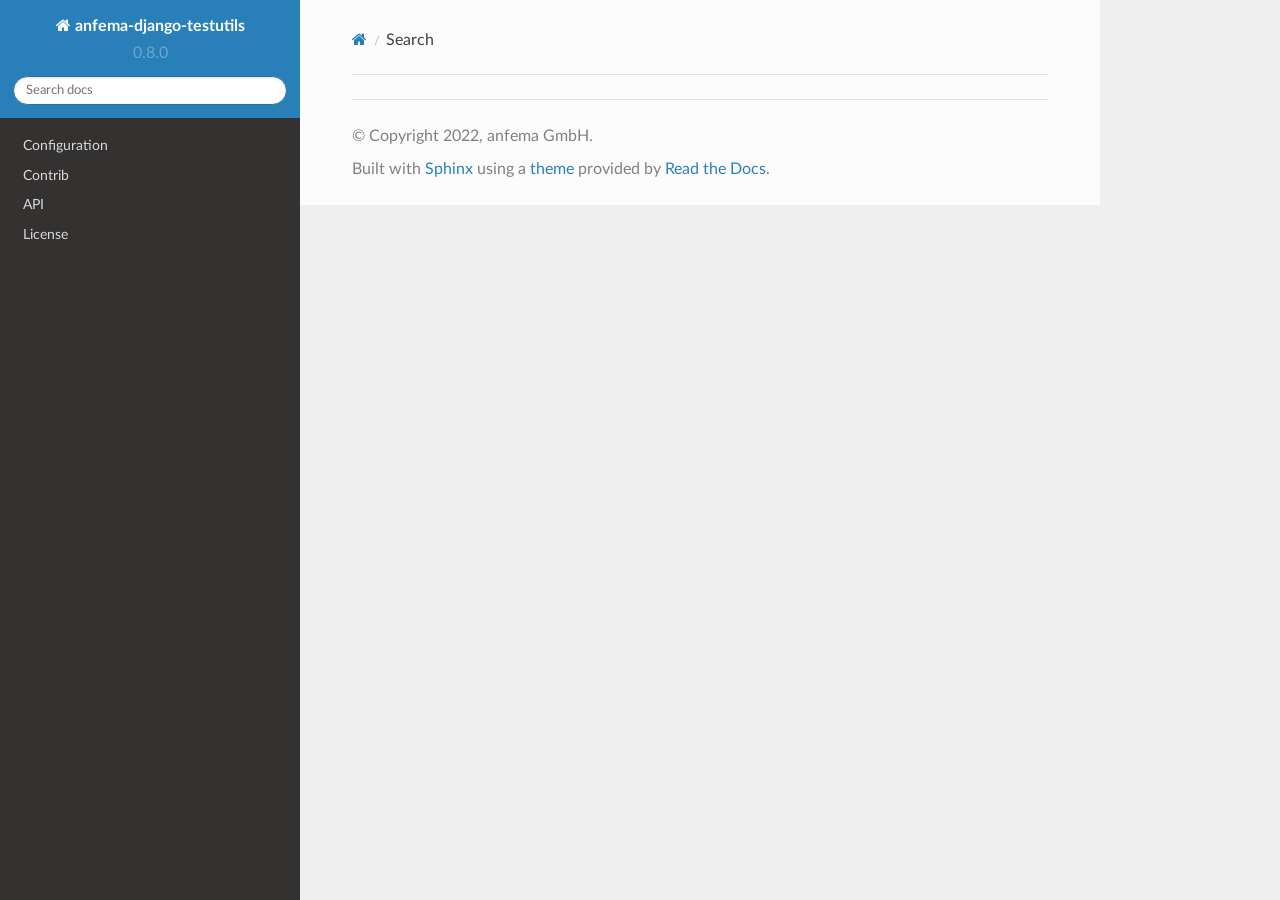
<file: search.html>
<!DOCTYPE html>
<html class="writer-html5" lang="en">
<head>
  <meta charset="utf-8" />
  <meta name="viewport" content="width=device-width, initial-scale=1.0" />
  <title>Search &mdash; anfema-django-testutils 0.8.0 documentation</title>
      <link rel="stylesheet" type="text/css" href="_static/pygments.css" />
      <link rel="stylesheet" type="text/css" href="_static/css/theme.css" />
      <link rel="stylesheet" type="text/css" href="_static/copybutton.css" />

  
    
  <!--[if lt IE 9]>
    <script src="_static/js/html5shiv.min.js"></script>
  <![endif]-->
  
        <script data-url_root="./" id="documentation_options" src="_static/documentation_options.js"></script>
        <script src="_static/jquery.js"></script>
        <script src="_static/underscore.js"></script>
        <script src="_static/_sphinx_javascript_frameworks_compat.js"></script>
        <script src="_static/doctools.js"></script>
        <script src="_static/sphinx_highlight.js"></script>
        <script src="_static/clipboard.min.js"></script>
        <script src="_static/copybutton.js"></script>
    <script src="_static/js/theme.js"></script>
    <script src="_static/searchtools.js"></script>
    <script src="_static/language_data.js"></script>
    <link rel="index" title="Index" href="genindex.html" />
    <link rel="search" title="Search" href="#" /> 
</head>

<body class="wy-body-for-nav"> 
  <div class="wy-grid-for-nav">
    <nav data-toggle="wy-nav-shift" class="wy-nav-side">
      <div class="wy-side-scroll">
        <div class="wy-side-nav-search" >

          
          
          <a href="index.html" class="icon icon-home">
            anfema-django-testutils
          </a>
              <div class="version">
                0.8.0
              </div>
<div role="search">
  <form id="rtd-search-form" class="wy-form" action="#" method="get">
    <input type="text" name="q" placeholder="Search docs" aria-label="Search docs" />
    <input type="hidden" name="check_keywords" value="yes" />
    <input type="hidden" name="area" value="default" />
  </form>
</div>
        </div><div class="wy-menu wy-menu-vertical" data-spy="affix" role="navigation" aria-label="Navigation menu">
              <ul>
<li class="toctree-l1"><a class="reference internal" href="configuration.html">Configuration</a></li>
<li class="toctree-l1"><a class="reference internal" href="contrib.html">Contrib</a></li>
<li class="toctree-l1"><a class="reference internal" href="api.html">API</a></li>
<li class="toctree-l1"><a class="reference internal" href="license.html">License</a></li>
</ul>

        </div>
      </div>
    </nav>

    <section data-toggle="wy-nav-shift" class="wy-nav-content-wrap"><nav class="wy-nav-top" aria-label="Mobile navigation menu" >
          <i data-toggle="wy-nav-top" class="fa fa-bars"></i>
          <a href="index.html">anfema-django-testutils</a>
      </nav>

      <div class="wy-nav-content">
        <div class="rst-content">
          <div role="navigation" aria-label="Page navigation">
  <ul class="wy-breadcrumbs">
      <li><a href="index.html" class="icon icon-home" aria-label="Home"></a></li>
      <li class="breadcrumb-item active">Search</li>
      <li class="wy-breadcrumbs-aside">
      </li>
  </ul>
  <hr/>
</div>
          <div role="main" class="document" itemscope="itemscope" itemtype="http://schema.org/Article">
           <div itemprop="articleBody">
             
  <noscript>
  <div id="fallback" class="admonition warning">
    <p class="last">
      Please activate JavaScript to enable the search functionality.
    </p>
  </div>
  </noscript>

  
  <div id="search-results">
  
  </div>

           </div>
          </div>
          <footer>

  <hr/>

  <div role="contentinfo">
    <p>&#169; Copyright 2022, anfema GmbH.</p>
  </div>

  Built with <a href="https://www.sphinx-doc.org/">Sphinx</a> using a
    <a href="https://github.com/readthedocs/sphinx_rtd_theme">theme</a>
    provided by <a href="https://readthedocs.org">Read the Docs</a>.
   

</footer>
        </div>
      </div>
    </section>
  </div>
  <script>
      jQuery(function () {
          SphinxRtdTheme.Navigation.enable(true);
      });
  </script>
  <script>
    jQuery(function() { Search.loadIndex("searchindex.js"); });
  </script>
  
  <script id="searchindexloader"></script>
   


</body>
</html>
</file>
<file: _static/pygments.css>
pre { line-height: 125%; }
td.linenos .normal { color: inherit; background-color: transparent; padding-left: 5px; padding-right: 5px; }
span.linenos { color: inherit; background-color: transparent; padding-left: 5px; padding-right: 5px; }
td.linenos .special { color: #000000; background-color: #ffffc0; padding-left: 5px; padding-right: 5px; }
span.linenos.special { color: #000000; background-color: #ffffc0; padding-left: 5px; padding-right: 5px; }
.highlight .hll { background-color: #ffffcc }
.highlight { background: #f8f8f8; }
.highlight .c { color: #3D7B7B; font-style: italic } /* Comment */
.highlight .err { border: 1px solid #FF0000 } /* Error */
.highlight .k { color: #008000; font-weight: bold } /* Keyword */
.highlight .o { color: #666666 } /* Operator */
.highlight .ch { color: #3D7B7B; font-style: italic } /* Comment.Hashbang */
.highlight .cm { color: #3D7B7B; font-style: italic } /* Comment.Multiline */
.highlight .cp { color: #9C6500 } /* Comment.Preproc */
.highlight .cpf { color: #3D7B7B; font-style: italic } /* Comment.PreprocFile */
.highlight .c1 { color: #3D7B7B; font-style: italic } /* Comment.Single */
.highlight .cs { color: #3D7B7B; font-style: italic } /* Comment.Special */
.highlight .gd { color: #A00000 } /* Generic.Deleted */
.highlight .ge { font-style: italic } /* Generic.Emph */
.highlight .ges { font-weight: bold; font-style: italic } /* Generic.EmphStrong */
.highlight .gr { color: #E40000 } /* Generic.Error */
.highlight .gh { color: #000080; font-weight: bold } /* Generic.Heading */
.highlight .gi { color: #008400 } /* Generic.Inserted */
.highlight .go { color: #717171 } /* Generic.Output */
.highlight .gp { color: #000080; font-weight: bold } /* Generic.Prompt */
.highlight .gs { font-weight: bold } /* Generic.Strong */
.highlight .gu { color: #800080; font-weight: bold } /* Generic.Subheading */
.highlight .gt { color: #0044DD } /* Generic.Traceback */
.highlight .kc { color: #008000; font-weight: bold } /* Keyword.Constant */
.highlight .kd { color: #008000; font-weight: bold } /* Keyword.Declaration */
.highlight .kn { color: #008000; font-weight: bold } /* Keyword.Namespace */
.highlight .kp { color: #008000 } /* Keyword.Pseudo */
.highlight .kr { color: #008000; font-weight: bold } /* Keyword.Reserved */
.highlight .kt { color: #B00040 } /* Keyword.Type */
.highlight .m { color: #666666 } /* Literal.Number */
.highlight .s { color: #BA2121 } /* Literal.String */
.highlight .na { color: #687822 } /* Name.Attribute */
.highlight .nb { color: #008000 } /* Name.Builtin */
.highlight .nc { color: #0000FF; font-weight: bold } /* Name.Class */
.highlight .no { color: #880000 } /* Name.Constant */
.highlight .nd { color: #AA22FF } /* Name.Decorator */
.highlight .ni { color: #717171; font-weight: bold } /* Name.Entity */
.highlight .ne { color: #CB3F38; font-weight: bold } /* Name.Exception */
.highlight .nf { color: #0000FF } /* Name.Function */
.highlight .nl { color: #767600 } /* Name.Label */
.highlight .nn { color: #0000FF; font-weight: bold } /* Name.Namespace */
.highlight .nt { color: #008000; font-weight: bold } /* Name.Tag */
.highlight .nv { color: #19177C } /* Name.Variable */
.highlight .ow { color: #AA22FF; font-weight: bold } /* Operator.Word */
.highlight .w { color: #bbbbbb } /* Text.Whitespace */
.highlight .mb { color: #666666 } /* Literal.Number.Bin */
.highlight .mf { color: #666666 } /* Literal.Number.Float */
.highlight .mh { color: #666666 } /* Literal.Number.Hex */
.highlight .mi { color: #666666 } /* Literal.Number.Integer */
.highlight .mo { color: #666666 } /* Literal.Number.Oct */
.highlight .sa { color: #BA2121 } /* Literal.String.Affix */
.highlight .sb { color: #BA2121 } /* Literal.String.Backtick */
.highlight .sc { color: #BA2121 } /* Literal.String.Char */
.highlight .dl { color: #BA2121 } /* Literal.String.Delimiter */
.highlight .sd { color: #BA2121; font-style: italic } /* Literal.String.Doc */
.highlight .s2 { color: #BA2121 } /* Literal.String.Double */
.highlight .se { color: #AA5D1F; font-weight: bold } /* Literal.String.Escape */
.highlight .sh { color: #BA2121 } /* Literal.String.Heredoc */
.highlight .si { color: #A45A77; font-weight: bold } /* Literal.String.Interpol */
.highlight .sx { color: #008000 } /* Literal.String.Other */
.highlight .sr { color: #A45A77 } /* Literal.String.Regex */
.highlight .s1 { color: #BA2121 } /* Literal.String.Single */
.highlight .ss { color: #19177C } /* Literal.String.Symbol */
.highlight .bp { color: #008000 } /* Name.Builtin.Pseudo */
.highlight .fm { color: #0000FF } /* Name.Function.Magic */
.highlight .vc { color: #19177C } /* Name.Variable.Class */
.highlight .vg { color: #19177C } /* Name.Variable.Global */
.highlight .vi { color: #19177C } /* Name.Variable.Instance */
.highlight .vm { color: #19177C } /* Name.Variable.Magic */
.highlight .il { color: #666666 } /* Literal.Number.Integer.Long */
</file>
<file: _static/css/theme.css>
html{box-sizing:border-box}*,:after,:before{box-sizing:inherit}article,aside,details,figcaption,figure,footer,header,hgroup,nav,section{display:block}audio,canvas,video{display:inline-block;*display:inline;*zoom:1}[hidden],audio:not([controls]){display:none}*{-webkit-box-sizing:border-box;-moz-box-sizing:border-box;box-sizing:border-box}html{font-size:100%;-webkit-text-size-adjust:100%;-ms-text-size-adjust:100%}body{margin:0}a:active,a:hover{outline:0}abbr[title]{border-bottom:1px dotted}b,strong{font-weight:700}blockquote{margin:0}dfn{font-style:italic}ins{background:#ff9;text-decoration:none}ins,mark{color:#000}mark{background:#ff0;font-style:italic;font-weight:700}.rst-content code,.rst-content tt,code,kbd,pre,samp{font-family:monospace,serif;_font-family:courier new,monospace;font-size:1em}pre{white-space:pre}q{quotes:none}q:after,q:before{content:"";content:none}small{font-size:85%}sub,sup{font-size:75%;line-height:0;position:relative;vertical-align:baseline}sup{top:-.5em}sub{bottom:-.25em}dl,ol,ul{margin:0;padding:0;list-style:none;list-style-image:none}li{list-style:none}dd{margin:0}img{border:0;-ms-interpolation-mode:bicubic;vertical-align:middle;max-width:100%}svg:not(:root){overflow:hidden}figure,form{margin:0}label{cursor:pointer}button,input,select,textarea{font-size:100%;margin:0;vertical-align:baseline;*vertical-align:middle}button,input{line-height:normal}button,input[type=button],input[type=reset],input[type=submit]{cursor:pointer;-webkit-appearance:button;*overflow:visible}button[disabled],input[disabled]{cursor:default}input[type=search]{-webkit-appearance:textfield;-moz-box-sizing:content-box;-webkit-box-sizing:content-box;box-sizing:content-box}textarea{resize:vertical}table{border-collapse:collapse;border-spacing:0}td{vertical-align:top}.chromeframe{margin:.2em 0;background:#ccc;color:#000;padding:.2em 0}.ir{display:block;border:0;text-indent:-999em;overflow:hidden;background-color:transparent;background-repeat:no-repeat;text-align:left;direction:ltr;*line-height:0}.ir br{display:none}.hidden{display:none!important;visibility:hidden}.visuallyhidden{border:0;clip:rect(0 0 0 0);height:1px;margin:-1px;overflow:hidden;padding:0;position:absolute;width:1px}.visuallyhidden.focusable:active,.visuallyhidden.focusable:focus{clip:auto;height:auto;margin:0;overflow:visible;position:static;width:auto}.invisible{visibility:hidden}.relative{position:relative}big,small{font-size:100%}@media print{body,html,section{background:none!important}*{box-shadow:none!important;text-shadow:none!important;filter:none!important;-ms-filter:none!important}a,a:visited{text-decoration:underline}.ir a:after,a[href^="#"]:after,a[href^="javascript:"]:after{content:""}blockquote,pre{page-break-inside:avoid}thead{display:table-header-group}img,tr{page-break-inside:avoid}img{max-width:100%!important}@page{margin:.5cm}.rst-content .toctree-wrapper>p.caption,h2,h3,p{orphans:3;widows:3}.rst-content .toctree-wrapper>p.caption,h2,h3{page-break-after:avoid}}.btn,.fa:before,.icon:before,.rst-content .admonition,.rst-content .admonition-title:before,.rst-content .admonition-todo,.rst-content .attention,.rst-content .caution,.rst-content .code-block-caption .headerlink:before,.rst-content .danger,.rst-content .eqno .headerlink:before,.rst-content .error,.rst-content .hint,.rst-content .important,.rst-content .note,.rst-content .seealso,.rst-content .tip,.rst-content .warning,.rst-content code.download span:first-child:before,.rst-content dl dt .headerlink:before,.rst-content h1 .headerlink:before,.rst-content h2 .headerlink:before,.rst-content h3 .headerlink:before,.rst-content h4 .headerlink:before,.rst-content h5 .headerlink:before,.rst-content h6 .headerlink:before,.rst-content p.caption .headerlink:before,.rst-content p .headerlink:before,.rst-content table>caption .headerlink:before,.rst-content tt.download span:first-child:before,.wy-alert,.wy-dropdown .caret:before,.wy-inline-validate.wy-inline-validate-danger .wy-input-context:before,.wy-inline-validate.wy-inline-validate-info .wy-input-context:before,.wy-inline-validate.wy-inline-validate-success .wy-input-context:before,.wy-inline-validate.wy-inline-validate-warning .wy-input-context:before,.wy-menu-vertical li.current>a button.toctree-expand:before,.wy-menu-vertical li.on a button.toctree-expand:before,.wy-menu-vertical li button.toctree-expand:before,input[type=color],input[type=date],input[type=datetime-local],input[type=datetime],input[type=email],input[type=month],input[type=number],input[type=password],input[type=search],input[type=tel],input[type=text],input[type=time],input[type=url],input[type=week],select,textarea{-webkit-font-smoothing:antialiased}.clearfix{*zoom:1}.clearfix:after,.clearfix:before{display:table;content:""}.clearfix:after{clear:both}/*!
 *  Font Awesome 4.7.0 by @davegandy - http://fontawesome.io - @fontawesome
 *  License - http://fontawesome.io/license (Font: SIL OFL 1.1, CSS: MIT License)
 */@font-face{font-family:FontAwesome;src:url(fonts/fontawesome-webfont.eot?674f50d287a8c48dc19ba404d20fe713);src:url(fonts/fontawesome-webfont.eot?674f50d287a8c48dc19ba404d20fe713?#iefix&v=4.7.0) format("embedded-opentype"),url(fonts/fontawesome-webfont.woff2?af7ae505a9eed503f8b8e6982036873e) format("woff2"),url(fonts/fontawesome-webfont.woff?fee66e712a8a08eef5805a46892932ad) format("woff"),url(fonts/fontawesome-webfont.ttf?b06871f281fee6b241d60582ae9369b9) format("truetype"),url(fonts/fontawesome-webfont.svg?912ec66d7572ff821749319396470bde#fontawesomeregular) format("svg");font-weight:400;font-style:normal}.fa,.icon,.rst-content .admonition-title,.rst-content .code-block-caption .headerlink,.rst-content .eqno .headerlink,.rst-content code.download span:first-child,.rst-content dl dt .headerlink,.rst-content h1 .headerlink,.rst-content h2 .headerlink,.rst-content h3 .headerlink,.rst-content h4 .headerlink,.rst-content h5 .headerlink,.rst-content h6 .headerlink,.rst-content p.caption .headerlink,.rst-content p .headerlink,.rst-content table>caption .headerlink,.rst-content tt.download span:first-child,.wy-menu-vertical li.current>a button.toctree-expand,.wy-menu-vertical li.on a button.toctree-expand,.wy-menu-vertical li button.toctree-expand{display:inline-block;font:normal normal normal 14px/1 FontAwesome;font-size:inherit;text-rendering:auto;-webkit-font-smoothing:antialiased;-moz-osx-font-smoothing:grayscale}.fa-lg{font-size:1.33333em;line-height:.75em;vertical-align:-15%}.fa-2x{font-size:2em}.fa-3x{font-size:3em}.fa-4x{font-size:4em}.fa-5x{font-size:5em}.fa-fw{width:1.28571em;text-align:center}.fa-ul{padding-left:0;margin-left:2.14286em;list-style-type:none}.fa-ul>li{position:relative}.fa-li{position:absolute;left:-2.14286em;width:2.14286em;top:.14286em;text-align:center}.fa-li.fa-lg{left:-1.85714em}.fa-border{padding:.2em .25em .15em;border:.08em solid #eee;border-radius:.1em}.fa-pull-left{float:left}.fa-pull-right{float:right}.fa-pull-left.icon,.fa.fa-pull-left,.rst-content .code-block-caption .fa-pull-left.headerlink,.rst-content .eqno .fa-pull-left.headerlink,.rst-content .fa-pull-left.admonition-title,.rst-content code.download span.fa-pull-left:first-child,.rst-content dl dt .fa-pull-left.headerlink,.rst-content h1 .fa-pull-left.headerlink,.rst-content h2 .fa-pull-left.headerlink,.rst-content h3 .fa-pull-left.headerlink,.rst-content h4 .fa-pull-left.headerlink,.rst-content h5 .fa-pull-left.headerlink,.rst-content h6 .fa-pull-left.headerlink,.rst-content p .fa-pull-left.headerlink,.rst-content table>caption .fa-pull-left.headerlink,.rst-content tt.download span.fa-pull-left:first-child,.wy-menu-vertical li.current>a button.fa-pull-left.toctree-expand,.wy-menu-vertical li.on a button.fa-pull-left.toctree-expand,.wy-menu-vertical li button.fa-pull-left.toctree-expand{margin-right:.3em}.fa-pull-right.icon,.fa.fa-pull-right,.rst-content .code-block-caption .fa-pull-right.headerlink,.rst-content .eqno .fa-pull-right.headerlink,.rst-content .fa-pull-right.admonition-title,.rst-content code.download span.fa-pull-right:first-child,.rst-content dl dt .fa-pull-right.headerlink,.rst-content h1 .fa-pull-right.headerlink,.rst-content h2 .fa-pull-right.headerlink,.rst-content h3 .fa-pull-right.headerlink,.rst-content h4 .fa-pull-right.headerlink,.rst-content h5 .fa-pull-right.headerlink,.rst-content h6 .fa-pull-right.headerlink,.rst-content p .fa-pull-right.headerlink,.rst-content table>caption .fa-pull-right.headerlink,.rst-content tt.download span.fa-pull-right:first-child,.wy-menu-vertical li.current>a button.fa-pull-right.toctree-expand,.wy-menu-vertical li.on a button.fa-pull-right.toctree-expand,.wy-menu-vertical li button.fa-pull-right.toctree-expand{margin-left:.3em}.pull-right{float:right}.pull-left{float:left}.fa.pull-left,.pull-left.icon,.rst-content .code-block-caption .pull-left.headerlink,.rst-content .eqno .pull-left.headerlink,.rst-content .pull-left.admonition-title,.rst-content code.download span.pull-left:first-child,.rst-content dl dt .pull-left.headerlink,.rst-content h1 .pull-left.headerlink,.rst-content h2 .pull-left.headerlink,.rst-content h3 .pull-left.headerlink,.rst-content h4 .pull-left.headerlink,.rst-content h5 .pull-left.headerlink,.rst-content h6 .pull-left.headerlink,.rst-content p .pull-left.headerlink,.rst-content table>caption .pull-left.headerlink,.rst-content tt.download span.pull-left:first-child,.wy-menu-vertical li.current>a button.pull-left.toctree-expand,.wy-menu-vertical li.on a button.pull-left.toctree-expand,.wy-menu-vertical li button.pull-left.toctree-expand{margin-right:.3em}.fa.pull-right,.pull-right.icon,.rst-content .code-block-caption .pull-right.headerlink,.rst-content .eqno .pull-right.headerlink,.rst-content .pull-right.admonition-title,.rst-content code.download span.pull-right:first-child,.rst-content dl dt .pull-right.headerlink,.rst-content h1 .pull-right.headerlink,.rst-content h2 .pull-right.headerlink,.rst-content h3 .pull-right.headerlink,.rst-content h4 .pull-right.headerlink,.rst-content h5 .pull-right.headerlink,.rst-content h6 .pull-right.headerlink,.rst-content p .pull-right.headerlink,.rst-content table>caption .pull-right.headerlink,.rst-content tt.download span.pull-right:first-child,.wy-menu-vertical li.current>a button.pull-right.toctree-expand,.wy-menu-vertical li.on a button.pull-right.toctree-expand,.wy-menu-vertical li button.pull-right.toctree-expand{margin-left:.3em}.fa-spin{-webkit-animation:fa-spin 2s linear infinite;animation:fa-spin 2s linear infinite}.fa-pulse{-webkit-animation:fa-spin 1s steps(8) infinite;animation:fa-spin 1s steps(8) infinite}@-webkit-keyframes fa-spin{0%{-webkit-transform:rotate(0deg);transform:rotate(0deg)}to{-webkit-transform:rotate(359deg);transform:rotate(359deg)}}@keyframes fa-spin{0%{-webkit-transform:rotate(0deg);transform:rotate(0deg)}to{-webkit-transform:rotate(359deg);transform:rotate(359deg)}}.fa-rotate-90{-ms-filter:"progid:DXImageTransform.Microsoft.BasicImage(rotation=1)";-webkit-transform:rotate(90deg);-ms-transform:rotate(90deg);transform:rotate(90deg)}.fa-rotate-180{-ms-filter:"progid:DXImageTransform.Microsoft.BasicImage(rotation=2)";-webkit-transform:rotate(180deg);-ms-transform:rotate(180deg);transform:rotate(180deg)}.fa-rotate-270{-ms-filter:"progid:DXImageTransform.Microsoft.BasicImage(rotation=3)";-webkit-transform:rotate(270deg);-ms-transform:rotate(270deg);transform:rotate(270deg)}.fa-flip-horizontal{-ms-filter:"progid:DXImageTransform.Microsoft.BasicImage(rotation=0, mirror=1)";-webkit-transform:scaleX(-1);-ms-transform:scaleX(-1);transform:scaleX(-1)}.fa-flip-vertical{-ms-filter:"progid:DXImageTransform.Microsoft.BasicImage(rotation=2, mirror=1)";-webkit-transform:scaleY(-1);-ms-transform:scaleY(-1);transform:scaleY(-1)}:root .fa-flip-horizontal,:root .fa-flip-vertical,:root .fa-rotate-90,:root .fa-rotate-180,:root .fa-rotate-270{filter:none}.fa-stack{position:relative;display:inline-block;width:2em;height:2em;line-height:2em;vertical-align:middle}.fa-stack-1x,.fa-stack-2x{position:absolute;left:0;width:100%;text-align:center}.fa-stack-1x{line-height:inherit}.fa-stack-2x{font-size:2em}.fa-inverse{color:#fff}.fa-glass:before{content:""}.fa-music:before{content:""}.fa-search:before,.icon-search:before{content:""}.fa-envelope-o:before{content:""}.fa-heart:before{content:""}.fa-star:before{content:""}.fa-star-o:before{content:""}.fa-user:before{content:""}.fa-film:before{content:""}.fa-th-large:before{content:""}.fa-th:before{content:""}.fa-th-list:before{content:""}.fa-check:before{content:""}.fa-close:before,.fa-remove:before,.fa-times:before{content:""}.fa-search-plus:before{content:""}.fa-search-minus:before{content:""}.fa-power-off:before{content:""}.fa-signal:before{content:""}.fa-cog:before,.fa-gear:before{content:""}.fa-trash-o:before{content:""}.fa-home:before,.icon-home:before{content:""}.fa-file-o:before{content:""}.fa-clock-o:before{content:""}.fa-road:before{content:""}.fa-download:before,.rst-content code.download span:first-child:before,.rst-content tt.download span:first-child:before{content:""}.fa-arrow-circle-o-down:before{content:""}.fa-arrow-circle-o-up:before{content:""}.fa-inbox:before{content:""}.fa-play-circle-o:before{content:""}.fa-repeat:before,.fa-rotate-right:before{content:""}.fa-refresh:before{content:""}.fa-list-alt:before{content:""}.fa-lock:before{content:""}.fa-flag:before{content:""}.fa-headphones:before{content:""}.fa-volume-off:before{content:""}.fa-volume-down:before{content:""}.fa-volume-up:before{content:""}.fa-qrcode:before{content:""}.fa-barcode:before{content:""}.fa-tag:before{content:""}.fa-tags:before{content:""}.fa-book:before,.icon-book:before{content:""}.fa-bookmark:before{content:""}.fa-print:before{content:""}.fa-camera:before{content:""}.fa-font:before{content:""}.fa-bold:before{content:""}.fa-italic:before{content:""}.fa-text-height:before{content:""}.fa-text-width:before{content:""}.fa-align-left:before{content:""}.fa-align-center:before{content:""}.fa-align-right:before{content:""}.fa-align-justify:before{content:""}.fa-list:before{content:""}.fa-dedent:before,.fa-outdent:before{content:""}.fa-indent:before{content:""}.fa-video-camera:before{content:""}.fa-image:before,.fa-photo:before,.fa-picture-o:before{content:""}.fa-pencil:before{content:""}.fa-map-marker:before{content:""}.fa-adjust:before{content:""}.fa-tint:before{content:""}.fa-edit:before,.fa-pencil-square-o:before{content:""}.fa-share-square-o:before{content:""}.fa-check-square-o:before{content:""}.fa-arrows:before{content:""}.fa-step-backward:before{content:""}.fa-fast-backward:before{content:""}.fa-backward:before{content:""}.fa-play:before{content:""}.fa-pause:before{content:""}.fa-stop:before{content:""}.fa-forward:before{content:""}.fa-fast-forward:before{content:""}.fa-step-forward:before{content:""}.fa-eject:before{content:""}.fa-chevron-left:before{content:""}.fa-chevron-right:before{content:""}.fa-plus-circle:before{content:""}.fa-minus-circle:before{content:""}.fa-times-circle:before,.wy-inline-validate.wy-inline-validate-danger .wy-input-context:before{content:""}.fa-check-circle:before,.wy-inline-validate.wy-inline-validate-success .wy-input-context:before{content:""}.fa-question-circle:before{content:""}.fa-info-circle:before{content:""}.fa-crosshairs:before{content:""}.fa-times-circle-o:before{content:""}.fa-check-circle-o:before{content:""}.fa-ban:before{content:""}.fa-arrow-left:before{content:""}.fa-arrow-right:before{content:""}.fa-arrow-up:before{content:""}.fa-arrow-down:before{content:""}.fa-mail-forward:before,.fa-share:before{content:""}.fa-expand:before{content:""}.fa-compress:before{content:""}.fa-plus:before{content:""}.fa-minus:before{content:""}.fa-asterisk:before{content:""}.fa-exclamation-circle:before,.rst-content .admonition-title:before,.wy-inline-validate.wy-inline-validate-info .wy-input-context:before,.wy-inline-validate.wy-inline-validate-warning .wy-input-context:before{content:""}.fa-gift:before{content:""}.fa-leaf:before{content:""}.fa-fire:before,.icon-fire:before{content:""}.fa-eye:before{content:""}.fa-eye-slash:before{content:""}.fa-exclamation-triangle:before,.fa-warning:before{content:""}.fa-plane:before{content:""}.fa-calendar:before{content:""}.fa-random:before{content:""}.fa-comment:before{content:""}.fa-magnet:before{content:""}.fa-chevron-up:before{content:""}.fa-chevron-down:before{content:""}.fa-retweet:before{content:""}.fa-shopping-cart:before{content:""}.fa-folder:before{content:""}.fa-folder-open:before{content:""}.fa-arrows-v:before{content:""}.fa-arrows-h:before{content:""}.fa-bar-chart-o:before,.fa-bar-chart:before{content:""}.fa-twitter-square:before{content:""}.fa-facebook-square:before{content:""}.fa-camera-retro:before{content:""}.fa-key:before{content:""}.fa-cogs:before,.fa-gears:before{content:""}.fa-comments:before{content:""}.fa-thumbs-o-up:before{content:""}.fa-thumbs-o-down:before{content:""}.fa-star-half:before{content:""}.fa-heart-o:before{content:""}.fa-sign-out:before{content:""}.fa-linkedin-square:before{content:""}.fa-thumb-tack:before{content:""}.fa-external-link:before{content:""}.fa-sign-in:before{content:""}.fa-trophy:before{content:""}.fa-github-square:before{content:""}.fa-upload:before{content:""}.fa-lemon-o:before{content:""}.fa-phone:before{content:""}.fa-square-o:before{content:""}.fa-bookmark-o:before{content:""}.fa-phone-square:before{content:""}.fa-twitter:before{content:""}.fa-facebook-f:before,.fa-facebook:before{content:""}.fa-github:before,.icon-github:before{content:""}.fa-unlock:before{content:""}.fa-credit-card:before{content:""}.fa-feed:before,.fa-rss:before{content:""}.fa-hdd-o:before{content:""}.fa-bullhorn:before{content:""}.fa-bell:before{content:""}.fa-certificate:before{content:""}.fa-hand-o-right:before{content:""}.fa-hand-o-left:before{content:""}.fa-hand-o-up:before{content:""}.fa-hand-o-down:before{content:""}.fa-arrow-circle-left:before,.icon-circle-arrow-left:before{content:""}.fa-arrow-circle-right:before,.icon-circle-arrow-right:before{content:""}.fa-arrow-circle-up:before{content:""}.fa-arrow-circle-down:before{content:""}.fa-globe:before{content:""}.fa-wrench:before{content:""}.fa-tasks:before{content:""}.fa-filter:before{content:""}.fa-briefcase:before{content:""}.fa-arrows-alt:before{content:""}.fa-group:before,.fa-users:before{content:""}.fa-chain:before,.fa-link:before,.icon-link:before{content:""}.fa-cloud:before{content:""}.fa-flask:before{content:""}.fa-cut:before,.fa-scissors:before{content:""}.fa-copy:before,.fa-files-o:before{content:""}.fa-paperclip:before{content:""}.fa-floppy-o:before,.fa-save:before{content:""}.fa-square:before{content:""}.fa-bars:before,.fa-navicon:before,.fa-reorder:before{content:""}.fa-list-ul:before{content:""}.fa-list-ol:before{content:""}.fa-strikethrough:before{content:""}.fa-underline:before{content:""}.fa-table:before{content:""}.fa-magic:before{content:""}.fa-truck:before{content:""}.fa-pinterest:before{content:""}.fa-pinterest-square:before{content:""}.fa-google-plus-square:before{content:""}.fa-google-plus:before{content:""}.fa-money:before{content:""}.fa-caret-down:before,.icon-caret-down:before,.wy-dropdown .caret:before{content:""}.fa-caret-up:before{content:""}.fa-caret-left:before{content:""}.fa-caret-right:before{content:""}.fa-columns:before{content:""}.fa-sort:before,.fa-unsorted:before{content:""}.fa-sort-desc:before,.fa-sort-down:before{content:""}.fa-sort-asc:before,.fa-sort-up:before{content:""}.fa-envelope:before{content:""}.fa-linkedin:before{content:""}.fa-rotate-left:before,.fa-undo:before{content:""}.fa-gavel:before,.fa-legal:before{content:""}.fa-dashboard:before,.fa-tachometer:before{content:""}.fa-comment-o:before{content:""}.fa-comments-o:before{content:""}.fa-bolt:before,.fa-flash:before{content:""}.fa-sitemap:before{content:""}.fa-umbrella:before{content:""}.fa-clipboard:before,.fa-paste:before{content:""}.fa-lightbulb-o:before{content:""}.fa-exchange:before{content:""}.fa-cloud-download:before{content:""}.fa-cloud-upload:before{content:""}.fa-user-md:before{content:""}.fa-stethoscope:before{content:""}.fa-suitcase:before{content:""}.fa-bell-o:before{content:""}.fa-coffee:before{content:""}.fa-cutlery:before{content:""}.fa-file-text-o:before{content:""}.fa-building-o:before{content:""}.fa-hospital-o:before{content:""}.fa-ambulance:before{content:""}.fa-medkit:before{content:""}.fa-fighter-jet:before{content:""}.fa-beer:before{content:""}.fa-h-square:before{content:""}.fa-plus-square:before{content:""}.fa-angle-double-left:before{content:""}.fa-angle-double-right:before{content:""}.fa-angle-double-up:before{content:""}.fa-angle-double-down:before{content:""}.fa-angle-left:before{content:""}.fa-angle-right:before{content:""}.fa-angle-up:before{content:""}.fa-angle-down:before{content:""}.fa-desktop:before{content:""}.fa-laptop:before{content:""}.fa-tablet:before{content:""}.fa-mobile-phone:before,.fa-mobile:before{content:""}.fa-circle-o:before{content:""}.fa-quote-left:before{content:""}.fa-quote-right:before{content:""}.fa-spinner:before{content:""}.fa-circle:before{content:""}.fa-mail-reply:before,.fa-reply:before{content:""}.fa-github-alt:before{content:""}.fa-folder-o:before{content:""}.fa-folder-open-o:before{content:""}.fa-smile-o:before{content:""}.fa-frown-o:before{content:""}.fa-meh-o:before{content:""}.fa-gamepad:before{content:""}.fa-keyboard-o:before{content:""}.fa-flag-o:before{content:""}.fa-flag-checkered:before{content:""}.fa-terminal:before{content:""}.fa-code:before{content:""}.fa-mail-reply-all:before,.fa-reply-all:before{content:""}.fa-star-half-empty:before,.fa-star-half-full:before,.fa-star-half-o:before{content:""}.fa-location-arrow:before{content:""}.fa-crop:before{content:""}.fa-code-fork:before{content:""}.fa-chain-broken:before,.fa-unlink:before{content:""}.fa-question:before{content:""}.fa-info:before{content:""}.fa-exclamation:before{content:""}.fa-superscript:before{content:""}.fa-subscript:before{content:""}.fa-eraser:before{content:""}.fa-puzzle-piece:before{content:""}.fa-microphone:before{content:""}.fa-microphone-slash:before{content:""}.fa-shield:before{content:""}.fa-calendar-o:before{content:""}.fa-fire-extinguisher:before{content:""}.fa-rocket:before{content:""}.fa-maxcdn:before{content:""}.fa-chevron-circle-left:before{content:""}.fa-chevron-circle-right:before{content:""}.fa-chevron-circle-up:before{content:""}.fa-chevron-circle-down:before{content:""}.fa-html5:before{content:""}.fa-css3:before{content:""}.fa-anchor:before{content:""}.fa-unlock-alt:before{content:""}.fa-bullseye:before{content:""}.fa-ellipsis-h:before{content:""}.fa-ellipsis-v:before{content:""}.fa-rss-square:before{content:""}.fa-play-circle:before{content:""}.fa-ticket:before{content:""}.fa-minus-square:before{content:""}.fa-minus-square-o:before,.wy-menu-vertical li.current>a button.toctree-expand:before,.wy-menu-vertical li.on a button.toctree-expand:before{content:""}.fa-level-up:before{content:""}.fa-level-down:before{content:""}.fa-check-square:before{content:""}.fa-pencil-square:before{content:""}.fa-external-link-square:before{content:""}.fa-share-square:before{content:""}.fa-compass:before{content:""}.fa-caret-square-o-down:before,.fa-toggle-down:before{content:""}.fa-caret-square-o-up:before,.fa-toggle-up:before{content:""}.fa-caret-square-o-right:before,.fa-toggle-right:before{content:""}.fa-eur:before,.fa-euro:before{content:""}.fa-gbp:before{content:""}.fa-dollar:before,.fa-usd:before{content:""}.fa-inr:before,.fa-rupee:before{content:""}.fa-cny:before,.fa-jpy:before,.fa-rmb:before,.fa-yen:before{content:""}.fa-rouble:before,.fa-rub:before,.fa-ruble:before{content:""}.fa-krw:before,.fa-won:before{content:""}.fa-bitcoin:before,.fa-btc:before{content:""}.fa-file:before{content:""}.fa-file-text:before{content:""}.fa-sort-alpha-asc:before{content:""}.fa-sort-alpha-desc:before{content:""}.fa-sort-amount-asc:before{content:""}.fa-sort-amount-desc:before{content:""}.fa-sort-numeric-asc:before{content:""}.fa-sort-numeric-desc:before{content:""}.fa-thumbs-up:before{content:""}.fa-thumbs-down:before{content:""}.fa-youtube-square:before{content:""}.fa-youtube:before{content:""}.fa-xing:before{content:""}.fa-xing-square:before{content:""}.fa-youtube-play:before{content:""}.fa-dropbox:before{content:""}.fa-stack-overflow:before{content:""}.fa-instagram:before{content:""}.fa-flickr:before{content:""}.fa-adn:before{content:""}.fa-bitbucket:before,.icon-bitbucket:before{content:""}.fa-bitbucket-square:before{content:""}.fa-tumblr:before{content:""}.fa-tumblr-square:before{content:""}.fa-long-arrow-down:before{content:""}.fa-long-arrow-up:before{content:""}.fa-long-arrow-left:before{content:""}.fa-long-arrow-right:before{content:""}.fa-apple:before{content:""}.fa-windows:before{content:""}.fa-android:before{content:""}.fa-linux:before{content:""}.fa-dribbble:before{content:""}.fa-skype:before{content:""}.fa-foursquare:before{content:""}.fa-trello:before{content:""}.fa-female:before{content:""}.fa-male:before{content:""}.fa-gittip:before,.fa-gratipay:before{content:""}.fa-sun-o:before{content:""}.fa-moon-o:before{content:""}.fa-archive:before{content:""}.fa-bug:before{content:""}.fa-vk:before{content:""}.fa-weibo:before{content:""}.fa-renren:before{content:""}.fa-pagelines:before{content:""}.fa-stack-exchange:before{content:""}.fa-arrow-circle-o-right:before{content:""}.fa-arrow-circle-o-left:before{content:""}.fa-caret-square-o-left:before,.fa-toggle-left:before{content:""}.fa-dot-circle-o:before{content:""}.fa-wheelchair:before{content:""}.fa-vimeo-square:before{content:""}.fa-try:before,.fa-turkish-lira:before{content:""}.fa-plus-square-o:before,.wy-menu-vertical li button.toctree-expand:before{content:""}.fa-space-shuttle:before{content:""}.fa-slack:before{content:""}.fa-envelope-square:before{content:""}.fa-wordpress:before{content:""}.fa-openid:before{content:""}.fa-bank:before,.fa-institution:before,.fa-university:before{content:""}.fa-graduation-cap:before,.fa-mortar-board:before{content:""}.fa-yahoo:before{content:""}.fa-google:before{content:""}.fa-reddit:before{content:""}.fa-reddit-square:before{content:""}.fa-stumbleupon-circle:before{content:""}.fa-stumbleupon:before{content:""}.fa-delicious:before{content:""}.fa-digg:before{content:""}.fa-pied-piper-pp:before{content:""}.fa-pied-piper-alt:before{content:""}.fa-drupal:before{content:""}.fa-joomla:before{content:""}.fa-language:before{content:""}.fa-fax:before{content:""}.fa-building:before{content:""}.fa-child:before{content:""}.fa-paw:before{content:""}.fa-spoon:before{content:""}.fa-cube:before{content:""}.fa-cubes:before{content:""}.fa-behance:before{content:""}.fa-behance-square:before{content:""}.fa-steam:before{content:""}.fa-steam-square:before{content:""}.fa-recycle:before{content:""}.fa-automobile:before,.fa-car:before{content:""}.fa-cab:before,.fa-taxi:before{content:""}.fa-tree:before{content:""}.fa-spotify:before{content:""}.fa-deviantart:before{content:""}.fa-soundcloud:before{content:""}.fa-database:before{content:""}.fa-file-pdf-o:before{content:""}.fa-file-word-o:before{content:""}.fa-file-excel-o:before{content:""}.fa-file-powerpoint-o:before{content:""}.fa-file-image-o:before,.fa-file-photo-o:before,.fa-file-picture-o:before{content:""}.fa-file-archive-o:before,.fa-file-zip-o:before{content:""}.fa-file-audio-o:before,.fa-file-sound-o:before{content:""}.fa-file-movie-o:before,.fa-file-video-o:before{content:""}.fa-file-code-o:before{content:""}.fa-vine:before{content:""}.fa-codepen:before{content:""}.fa-jsfiddle:before{content:""}.fa-life-bouy:before,.fa-life-buoy:before,.fa-life-ring:before,.fa-life-saver:before,.fa-support:before{content:""}.fa-circle-o-notch:before{content:""}.fa-ra:before,.fa-rebel:before,.fa-resistance:before{content:""}.fa-empire:before,.fa-ge:before{content:""}.fa-git-square:before{content:""}.fa-git:before{content:""}.fa-hacker-news:before,.fa-y-combinator-square:before,.fa-yc-square:before{content:""}.fa-tencent-weibo:before{content:""}.fa-qq:before{content:""}.fa-wechat:before,.fa-weixin:before{content:""}.fa-paper-plane:before,.fa-send:before{content:""}.fa-paper-plane-o:before,.fa-send-o:before{content:""}.fa-history:before{content:""}.fa-circle-thin:before{content:""}.fa-header:before{content:""}.fa-paragraph:before{content:""}.fa-sliders:before{content:""}.fa-share-alt:before{content:""}.fa-share-alt-square:before{content:""}.fa-bomb:before{content:""}.fa-futbol-o:before,.fa-soccer-ball-o:before{content:""}.fa-tty:before{content:""}.fa-binoculars:before{content:""}.fa-plug:before{content:""}.fa-slideshare:before{content:""}.fa-twitch:before{content:""}.fa-yelp:before{content:""}.fa-newspaper-o:before{content:""}.fa-wifi:before{content:""}.fa-calculator:before{content:""}.fa-paypal:before{content:""}.fa-google-wallet:before{content:""}.fa-cc-visa:before{content:""}.fa-cc-mastercard:before{content:""}.fa-cc-discover:before{content:""}.fa-cc-amex:before{content:""}.fa-cc-paypal:before{content:""}.fa-cc-stripe:before{content:""}.fa-bell-slash:before{content:""}.fa-bell-slash-o:before{content:""}.fa-trash:before{content:""}.fa-copyright:before{content:""}.fa-at:before{content:""}.fa-eyedropper:before{content:""}.fa-paint-brush:before{content:""}.fa-birthday-cake:before{content:""}.fa-area-chart:before{content:""}.fa-pie-chart:before{content:""}.fa-line-chart:before{content:""}.fa-lastfm:before{content:""}.fa-lastfm-square:before{content:""}.fa-toggle-off:before{content:""}.fa-toggle-on:before{content:""}.fa-bicycle:before{content:""}.fa-bus:before{content:""}.fa-ioxhost:before{content:""}.fa-angellist:before{content:""}.fa-cc:before{content:""}.fa-ils:before,.fa-shekel:before,.fa-sheqel:before{content:""}.fa-meanpath:before{content:""}.fa-buysellads:before{content:""}.fa-connectdevelop:before{content:""}.fa-dashcube:before{content:""}.fa-forumbee:before{content:""}.fa-leanpub:before{content:""}.fa-sellsy:before{content:""}.fa-shirtsinbulk:before{content:""}.fa-simplybuilt:before{content:""}.fa-skyatlas:before{content:""}.fa-cart-plus:before{content:""}.fa-cart-arrow-down:before{content:""}.fa-diamond:before{content:""}.fa-ship:before{content:""}.fa-user-secret:before{content:""}.fa-motorcycle:before{content:""}.fa-street-view:before{content:""}.fa-heartbeat:before{content:""}.fa-venus:before{content:""}.fa-mars:before{content:""}.fa-mercury:before{content:""}.fa-intersex:before,.fa-transgender:before{content:""}.fa-transgender-alt:before{content:""}.fa-venus-double:before{content:""}.fa-mars-double:before{content:""}.fa-venus-mars:before{content:""}.fa-mars-stroke:before{content:""}.fa-mars-stroke-v:before{content:""}.fa-mars-stroke-h:before{content:""}.fa-neuter:before{content:""}.fa-genderless:before{content:""}.fa-facebook-official:before{content:""}.fa-pinterest-p:before{content:""}.fa-whatsapp:before{content:""}.fa-server:before{content:""}.fa-user-plus:before{content:""}.fa-user-times:before{content:""}.fa-bed:before,.fa-hotel:before{content:""}.fa-viacoin:before{content:""}.fa-train:before{content:""}.fa-subway:before{content:""}.fa-medium:before{content:""}.fa-y-combinator:before,.fa-yc:before{content:""}.fa-optin-monster:before{content:""}.fa-opencart:before{content:""}.fa-expeditedssl:before{content:""}.fa-battery-4:before,.fa-battery-full:before,.fa-battery:before{content:""}.fa-battery-3:before,.fa-battery-three-quarters:before{content:""}.fa-battery-2:before,.fa-battery-half:before{content:""}.fa-battery-1:before,.fa-battery-quarter:before{content:""}.fa-battery-0:before,.fa-battery-empty:before{content:""}.fa-mouse-pointer:before{content:""}.fa-i-cursor:before{content:""}.fa-object-group:before{content:""}.fa-object-ungroup:before{content:""}.fa-sticky-note:before{content:""}.fa-sticky-note-o:before{content:""}.fa-cc-jcb:before{content:""}.fa-cc-diners-club:before{content:""}.fa-clone:before{content:""}.fa-balance-scale:before{content:""}.fa-hourglass-o:before{content:""}.fa-hourglass-1:before,.fa-hourglass-start:before{content:""}.fa-hourglass-2:before,.fa-hourglass-half:before{content:""}.fa-hourglass-3:before,.fa-hourglass-end:before{content:""}.fa-hourglass:before{content:""}.fa-hand-grab-o:before,.fa-hand-rock-o:before{content:""}.fa-hand-paper-o:before,.fa-hand-stop-o:before{content:""}.fa-hand-scissors-o:before{content:""}.fa-hand-lizard-o:before{content:""}.fa-hand-spock-o:before{content:""}.fa-hand-pointer-o:before{content:""}.fa-hand-peace-o:before{content:""}.fa-trademark:before{content:""}.fa-registered:before{content:""}.fa-creative-commons:before{content:""}.fa-gg:before{content:""}.fa-gg-circle:before{content:""}.fa-tripadvisor:before{content:""}.fa-odnoklassniki:before{content:""}.fa-odnoklassniki-square:before{content:""}.fa-get-pocket:before{content:""}.fa-wikipedia-w:before{content:""}.fa-safari:before{content:""}.fa-chrome:before{content:""}.fa-firefox:before{content:""}.fa-opera:before{content:""}.fa-internet-explorer:before{content:""}.fa-television:before,.fa-tv:before{content:""}.fa-contao:before{content:""}.fa-500px:before{content:""}.fa-amazon:before{content:""}.fa-calendar-plus-o:before{content:""}.fa-calendar-minus-o:before{content:""}.fa-calendar-times-o:before{content:""}.fa-calendar-check-o:before{content:""}.fa-industry:before{content:""}.fa-map-pin:before{content:""}.fa-map-signs:before{content:""}.fa-map-o:before{content:""}.fa-map:before{content:""}.fa-commenting:before{content:""}.fa-commenting-o:before{content:""}.fa-houzz:before{content:""}.fa-vimeo:before{content:""}.fa-black-tie:before{content:""}.fa-fonticons:before{content:""}.fa-reddit-alien:before{content:""}.fa-edge:before{content:""}.fa-credit-card-alt:before{content:""}.fa-codiepie:before{content:""}.fa-modx:before{content:""}.fa-fort-awesome:before{content:""}.fa-usb:before{content:""}.fa-product-hunt:before{content:""}.fa-mixcloud:before{content:""}.fa-scribd:before{content:""}.fa-pause-circle:before{content:""}.fa-pause-circle-o:before{content:""}.fa-stop-circle:before{content:""}.fa-stop-circle-o:before{content:""}.fa-shopping-bag:before{content:""}.fa-shopping-basket:before{content:""}.fa-hashtag:before{content:""}.fa-bluetooth:before{content:""}.fa-bluetooth-b:before{content:""}.fa-percent:before{content:""}.fa-gitlab:before,.icon-gitlab:before{content:""}.fa-wpbeginner:before{content:""}.fa-wpforms:before{content:""}.fa-envira:before{content:""}.fa-universal-access:before{content:""}.fa-wheelchair-alt:before{content:""}.fa-question-circle-o:before{content:""}.fa-blind:before{content:""}.fa-audio-description:before{content:""}.fa-volume-control-phone:before{content:""}.fa-braille:before{content:""}.fa-assistive-listening-systems:before{content:""}.fa-american-sign-language-interpreting:before,.fa-asl-interpreting:before{content:""}.fa-deaf:before,.fa-deafness:before,.fa-hard-of-hearing:before{content:""}.fa-glide:before{content:""}.fa-glide-g:before{content:""}.fa-sign-language:before,.fa-signing:before{content:""}.fa-low-vision:before{content:""}.fa-viadeo:before{content:""}.fa-viadeo-square:before{content:""}.fa-snapchat:before{content:""}.fa-snapchat-ghost:before{content:""}.fa-snapchat-square:before{content:""}.fa-pied-piper:before{content:""}.fa-first-order:before{content:""}.fa-yoast:before{content:""}.fa-themeisle:before{content:""}.fa-google-plus-circle:before,.fa-google-plus-official:before{content:""}.fa-fa:before,.fa-font-awesome:before{content:""}.fa-handshake-o:before{content:""}.fa-envelope-open:before{content:""}.fa-envelope-open-o:before{content:""}.fa-linode:before{content:""}.fa-address-book:before{content:""}.fa-address-book-o:before{content:""}.fa-address-card:before,.fa-vcard:before{content:""}.fa-address-card-o:before,.fa-vcard-o:before{content:""}.fa-user-circle:before{content:""}.fa-user-circle-o:before{content:""}.fa-user-o:before{content:""}.fa-id-badge:before{content:""}.fa-drivers-license:before,.fa-id-card:before{content:""}.fa-drivers-license-o:before,.fa-id-card-o:before{content:""}.fa-quora:before{content:""}.fa-free-code-camp:before{content:""}.fa-telegram:before{content:""}.fa-thermometer-4:before,.fa-thermometer-full:before,.fa-thermometer:before{content:""}.fa-thermometer-3:before,.fa-thermometer-three-quarters:before{content:""}.fa-thermometer-2:before,.fa-thermometer-half:before{content:""}.fa-thermometer-1:before,.fa-thermometer-quarter:before{content:""}.fa-thermometer-0:before,.fa-thermometer-empty:before{content:""}.fa-shower:before{content:""}.fa-bath:before,.fa-bathtub:before,.fa-s15:before{content:""}.fa-podcast:before{content:""}.fa-window-maximize:before{content:""}.fa-window-minimize:before{content:""}.fa-window-restore:before{content:""}.fa-times-rectangle:before,.fa-window-close:before{content:""}.fa-times-rectangle-o:before,.fa-window-close-o:before{content:""}.fa-bandcamp:before{content:""}.fa-grav:before{content:""}.fa-etsy:before{content:""}.fa-imdb:before{content:""}.fa-ravelry:before{content:""}.fa-eercast:before{content:""}.fa-microchip:before{content:""}.fa-snowflake-o:before{content:""}.fa-superpowers:before{content:""}.fa-wpexplorer:before{content:""}.fa-meetup:before{content:""}.sr-only{position:absolute;width:1px;height:1px;padding:0;margin:-1px;overflow:hidden;clip:rect(0,0,0,0);border:0}.sr-only-focusable:active,.sr-only-focusable:focus{position:static;width:auto;height:auto;margin:0;overflow:visible;clip:auto}.fa,.icon,.rst-content .admonition-title,.rst-content .code-block-caption .headerlink,.rst-content .eqno .headerlink,.rst-content code.download span:first-child,.rst-content dl dt .headerlink,.rst-content h1 .headerlink,.rst-content h2 .headerlink,.rst-content h3 .headerlink,.rst-content h4 .headerlink,.rst-content h5 .headerlink,.rst-content h6 .headerlink,.rst-content p.caption .headerlink,.rst-content p .headerlink,.rst-content table>caption .headerlink,.rst-content tt.download span:first-child,.wy-dropdown .caret,.wy-inline-validate.wy-inline-validate-danger .wy-input-context,.wy-inline-validate.wy-inline-validate-info .wy-input-context,.wy-inline-validate.wy-inline-validate-success .wy-input-context,.wy-inline-validate.wy-inline-validate-warning .wy-input-context,.wy-menu-vertical li.current>a button.toctree-expand,.wy-menu-vertical li.on a button.toctree-expand,.wy-menu-vertical li button.toctree-expand{font-family:inherit}.fa:before,.icon:before,.rst-content .admonition-title:before,.rst-content .code-block-caption .headerlink:before,.rst-content .eqno .headerlink:before,.rst-content code.download span:first-child:before,.rst-content dl dt .headerlink:before,.rst-content h1 .headerlink:before,.rst-content h2 .headerlink:before,.rst-content h3 .headerlink:before,.rst-content h4 .headerlink:before,.rst-content h5 .headerlink:before,.rst-content h6 .headerlink:before,.rst-content p.caption .headerlink:before,.rst-content p .headerlink:before,.rst-content table>caption .headerlink:before,.rst-content tt.download span:first-child:before,.wy-dropdown .caret:before,.wy-inline-validate.wy-inline-validate-danger .wy-input-context:before,.wy-inline-validate.wy-inline-validate-info .wy-input-context:before,.wy-inline-validate.wy-inline-validate-success .wy-input-context:before,.wy-inline-validate.wy-inline-validate-warning .wy-input-context:before,.wy-menu-vertical li.current>a button.toctree-expand:before,.wy-menu-vertical li.on a button.toctree-expand:before,.wy-menu-vertical li button.toctree-expand:before{font-family:FontAwesome;display:inline-block;font-style:normal;font-weight:400;line-height:1;text-decoration:inherit}.rst-content .code-block-caption a .headerlink,.rst-content .eqno a .headerlink,.rst-content a .admonition-title,.rst-content code.download a span:first-child,.rst-content dl dt a .headerlink,.rst-content h1 a .headerlink,.rst-content h2 a .headerlink,.rst-content h3 a .headerlink,.rst-content h4 a .headerlink,.rst-content h5 a .headerlink,.rst-content h6 a .headerlink,.rst-content p.caption a .headerlink,.rst-content p a .headerlink,.rst-content table>caption a .headerlink,.rst-content tt.download a span:first-child,.wy-menu-vertical li.current>a button.toctree-expand,.wy-menu-vertical li.on a button.toctree-expand,.wy-menu-vertical li a button.toctree-expand,a .fa,a .icon,a .rst-content .admonition-title,a .rst-content .code-block-caption .headerlink,a .rst-content .eqno .headerlink,a .rst-content code.download span:first-child,a .rst-content dl dt .headerlink,a .rst-content h1 .headerlink,a .rst-content h2 .headerlink,a .rst-content h3 .headerlink,a .rst-content h4 .headerlink,a .rst-content h5 .headerlink,a .rst-content h6 .headerlink,a .rst-content p.caption .headerlink,a .rst-content p .headerlink,a .rst-content table>caption .headerlink,a .rst-content tt.download span:first-child,a .wy-menu-vertical li button.toctree-expand{display:inline-block;text-decoration:inherit}.btn .fa,.btn .icon,.btn .rst-content .admonition-title,.btn .rst-content .code-block-caption .headerlink,.btn .rst-content .eqno .headerlink,.btn .rst-content code.download span:first-child,.btn .rst-content dl dt .headerlink,.btn .rst-content h1 .headerlink,.btn .rst-content h2 .headerlink,.btn .rst-content h3 .headerlink,.btn .rst-content h4 .headerlink,.btn .rst-content h5 .headerlink,.btn .rst-content h6 .headerlink,.btn .rst-content p .headerlink,.btn .rst-content table>caption .headerlink,.btn .rst-content tt.download span:first-child,.btn .wy-menu-vertical li.current>a button.toctree-expand,.btn .wy-menu-vertical li.on a button.toctree-expand,.btn .wy-menu-vertical li button.toctree-expand,.nav .fa,.nav .icon,.nav .rst-content .admonition-title,.nav .rst-content .code-block-caption .headerlink,.nav .rst-content .eqno .headerlink,.nav .rst-content code.download span:first-child,.nav .rst-content dl dt .headerlink,.nav .rst-content h1 .headerlink,.nav .rst-content h2 .headerlink,.nav .rst-content h3 .headerlink,.nav .rst-content h4 .headerlink,.nav .rst-content h5 .headerlink,.nav .rst-content h6 .headerlink,.nav .rst-content p .headerlink,.nav .rst-content table>caption .headerlink,.nav .rst-content tt.download span:first-child,.nav .wy-menu-vertical li.current>a button.toctree-expand,.nav .wy-menu-vertical li.on a button.toctree-expand,.nav .wy-menu-vertical li button.toctree-expand,.rst-content .btn .admonition-title,.rst-content .code-block-caption .btn .headerlink,.rst-content .code-block-caption .nav .headerlink,.rst-content .eqno .btn .headerlink,.rst-content .eqno .nav .headerlink,.rst-content .nav .admonition-title,.rst-content code.download .btn span:first-child,.rst-content code.download .nav span:first-child,.rst-content dl dt .btn .headerlink,.rst-content dl dt .nav .headerlink,.rst-content h1 .btn .headerlink,.rst-content h1 .nav .headerlink,.rst-content h2 .btn .headerlink,.rst-content h2 .nav .headerlink,.rst-content h3 .btn .headerlink,.rst-content h3 .nav .headerlink,.rst-content h4 .btn .headerlink,.rst-content h4 .nav .headerlink,.rst-content h5 .btn .headerlink,.rst-content h5 .nav .headerlink,.rst-content h6 .btn .headerlink,.rst-content h6 .nav .headerlink,.rst-content p .btn .headerlink,.rst-content p .nav .headerlink,.rst-content table>caption .btn .headerlink,.rst-content table>caption .nav .headerlink,.rst-content tt.download .btn span:first-child,.rst-content tt.download .nav span:first-child,.wy-menu-vertical li .btn button.toctree-expand,.wy-menu-vertical li.current>a .btn button.toctree-expand,.wy-menu-vertical li.current>a .nav button.toctree-expand,.wy-menu-vertical li .nav button.toctree-expand,.wy-menu-vertical li.on a .btn button.toctree-expand,.wy-menu-vertical li.on a .nav button.toctree-expand{display:inline}.btn .fa-large.icon,.btn .fa.fa-large,.btn .rst-content .code-block-caption .fa-large.headerlink,.btn .rst-content .eqno .fa-large.headerlink,.btn .rst-content .fa-large.admonition-title,.btn .rst-content code.download span.fa-large:first-child,.btn .rst-content dl dt .fa-large.headerlink,.btn .rst-content h1 .fa-large.headerlink,.btn .rst-content h2 .fa-large.headerlink,.btn .rst-content h3 .fa-large.headerlink,.btn .rst-content h4 .fa-large.headerlink,.btn .rst-content h5 .fa-large.headerlink,.btn .rst-content h6 .fa-large.headerlink,.btn .rst-content p .fa-large.headerlink,.btn .rst-content table>caption .fa-large.headerlink,.btn .rst-content tt.download span.fa-large:first-child,.btn .wy-menu-vertical li button.fa-large.toctree-expand,.nav .fa-large.icon,.nav .fa.fa-large,.nav .rst-content .code-block-caption .fa-large.headerlink,.nav .rst-content .eqno .fa-large.headerlink,.nav .rst-content .fa-large.admonition-title,.nav .rst-content code.download span.fa-large:first-child,.nav .rst-content dl dt .fa-large.headerlink,.nav .rst-content h1 .fa-large.headerlink,.nav .rst-content h2 .fa-large.headerlink,.nav .rst-content h3 .fa-large.headerlink,.nav .rst-content h4 .fa-large.headerlink,.nav .rst-content h5 .fa-large.headerlink,.nav .rst-content h6 .fa-large.headerlink,.nav .rst-content p .fa-large.headerlink,.nav .rst-content table>caption .fa-large.headerlink,.nav .rst-content tt.download span.fa-large:first-child,.nav .wy-menu-vertical li button.fa-large.toctree-expand,.rst-content .btn .fa-large.admonition-title,.rst-content .code-block-caption .btn .fa-large.headerlink,.rst-content .code-block-caption .nav .fa-large.headerlink,.rst-content .eqno .btn .fa-large.headerlink,.rst-content .eqno .nav .fa-large.headerlink,.rst-content .nav .fa-large.admonition-title,.rst-content code.download .btn span.fa-large:first-child,.rst-content code.download .nav span.fa-large:first-child,.rst-content dl dt .btn .fa-large.headerlink,.rst-content dl dt .nav .fa-large.headerlink,.rst-content h1 .btn .fa-large.headerlink,.rst-content h1 .nav .fa-large.headerlink,.rst-content h2 .btn .fa-large.headerlink,.rst-content h2 .nav .fa-large.headerlink,.rst-content h3 .btn .fa-large.headerlink,.rst-content h3 .nav .fa-large.headerlink,.rst-content h4 .btn .fa-large.headerlink,.rst-content h4 .nav .fa-large.headerlink,.rst-content h5 .btn .fa-large.headerlink,.rst-content h5 .nav .fa-large.headerlink,.rst-content h6 .btn .fa-large.headerlink,.rst-content h6 .nav .fa-large.headerlink,.rst-content p .btn .fa-large.headerlink,.rst-content p .nav .fa-large.headerlink,.rst-content table>caption .btn .fa-large.headerlink,.rst-content table>caption .nav .fa-large.headerlink,.rst-content tt.download .btn span.fa-large:first-child,.rst-content tt.download .nav span.fa-large:first-child,.wy-menu-vertical li .btn button.fa-large.toctree-expand,.wy-menu-vertical li .nav button.fa-large.toctree-expand{line-height:.9em}.btn .fa-spin.icon,.btn .fa.fa-spin,.btn .rst-content .code-block-caption .fa-spin.headerlink,.btn .rst-content .eqno .fa-spin.headerlink,.btn .rst-content .fa-spin.admonition-title,.btn .rst-content code.download span.fa-spin:first-child,.btn .rst-content dl dt .fa-spin.headerlink,.btn .rst-content h1 .fa-spin.headerlink,.btn .rst-content h2 .fa-spin.headerlink,.btn .rst-content h3 .fa-spin.headerlink,.btn .rst-content h4 .fa-spin.headerlink,.btn .rst-content h5 .fa-spin.headerlink,.btn .rst-content h6 .fa-spin.headerlink,.btn .rst-content p .fa-spin.headerlink,.btn .rst-content table>caption .fa-spin.headerlink,.btn .rst-content tt.download span.fa-spin:first-child,.btn .wy-menu-vertical li button.fa-spin.toctree-expand,.nav .fa-spin.icon,.nav .fa.fa-spin,.nav .rst-content .code-block-caption .fa-spin.headerlink,.nav .rst-content .eqno .fa-spin.headerlink,.nav .rst-content .fa-spin.admonition-title,.nav .rst-content code.download span.fa-spin:first-child,.nav .rst-content dl dt .fa-spin.headerlink,.nav .rst-content h1 .fa-spin.headerlink,.nav .rst-content h2 .fa-spin.headerlink,.nav .rst-content h3 .fa-spin.headerlink,.nav .rst-content h4 .fa-spin.headerlink,.nav .rst-content h5 .fa-spin.headerlink,.nav .rst-content h6 .fa-spin.headerlink,.nav .rst-content p .fa-spin.headerlink,.nav .rst-content table>caption .fa-spin.headerlink,.nav .rst-content tt.download span.fa-spin:first-child,.nav .wy-menu-vertical li button.fa-spin.toctree-expand,.rst-content .btn .fa-spin.admonition-title,.rst-content .code-block-caption .btn .fa-spin.headerlink,.rst-content .code-block-caption .nav .fa-spin.headerlink,.rst-content .eqno .btn .fa-spin.headerlink,.rst-content .eqno .nav .fa-spin.headerlink,.rst-content .nav .fa-spin.admonition-title,.rst-content code.download .btn span.fa-spin:first-child,.rst-content code.download .nav span.fa-spin:first-child,.rst-content dl dt .btn .fa-spin.headerlink,.rst-content dl dt .nav .fa-spin.headerlink,.rst-content h1 .btn .fa-spin.headerlink,.rst-content h1 .nav .fa-spin.headerlink,.rst-content h2 .btn .fa-spin.headerlink,.rst-content h2 .nav .fa-spin.headerlink,.rst-content h3 .btn .fa-spin.headerlink,.rst-content h3 .nav .fa-spin.headerlink,.rst-content h4 .btn .fa-spin.headerlink,.rst-content h4 .nav .fa-spin.headerlink,.rst-content h5 .btn .fa-spin.headerlink,.rst-content h5 .nav .fa-spin.headerlink,.rst-content h6 .btn .fa-spin.headerlink,.rst-content h6 .nav .fa-spin.headerlink,.rst-content p .btn .fa-spin.headerlink,.rst-content p .nav .fa-spin.headerlink,.rst-content table>caption .btn .fa-spin.headerlink,.rst-content table>caption .nav .fa-spin.headerlink,.rst-content tt.download .btn span.fa-spin:first-child,.rst-content tt.download .nav span.fa-spin:first-child,.wy-menu-vertical li .btn button.fa-spin.toctree-expand,.wy-menu-vertical li .nav button.fa-spin.toctree-expand{display:inline-block}.btn.fa:before,.btn.icon:before,.rst-content .btn.admonition-title:before,.rst-content .code-block-caption .btn.headerlink:before,.rst-content .eqno .btn.headerlink:before,.rst-content code.download span.btn:first-child:before,.rst-content dl dt .btn.headerlink:before,.rst-content h1 .btn.headerlink:before,.rst-content h2 .btn.headerlink:before,.rst-content h3 .btn.headerlink:before,.rst-content h4 .btn.headerlink:before,.rst-content h5 .btn.headerlink:before,.rst-content h6 .btn.headerlink:before,.rst-content p .btn.headerlink:before,.rst-content table>caption .btn.headerlink:before,.rst-content tt.download span.btn:first-child:before,.wy-menu-vertical li button.btn.toctree-expand:before{opacity:.5;-webkit-transition:opacity .05s ease-in;-moz-transition:opacity .05s ease-in;transition:opacity .05s ease-in}.btn.fa:hover:before,.btn.icon:hover:before,.rst-content .btn.admonition-title:hover:before,.rst-content .code-block-caption .btn.headerlink:hover:before,.rst-content .eqno .btn.headerlink:hover:before,.rst-content code.download span.btn:first-child:hover:before,.rst-content dl dt .btn.headerlink:hover:before,.rst-content h1 .btn.headerlink:hover:before,.rst-content h2 .btn.headerlink:hover:before,.rst-content h3 .btn.headerlink:hover:before,.rst-content h4 .btn.headerlink:hover:before,.rst-content h5 .btn.headerlink:hover:before,.rst-content h6 .btn.headerlink:hover:before,.rst-content p .btn.headerlink:hover:before,.rst-content table>caption .btn.headerlink:hover:before,.rst-content tt.download span.btn:first-child:hover:before,.wy-menu-vertical li button.btn.toctree-expand:hover:before{opacity:1}.btn-mini .fa:before,.btn-mini .icon:before,.btn-mini .rst-content .admonition-title:before,.btn-mini .rst-content .code-block-caption .headerlink:before,.btn-mini .rst-content .eqno .headerlink:before,.btn-mini .rst-content code.download span:first-child:before,.btn-mini .rst-content dl dt .headerlink:before,.btn-mini .rst-content h1 .headerlink:before,.btn-mini .rst-content h2 .headerlink:before,.btn-mini .rst-content h3 .headerlink:before,.btn-mini .rst-content h4 .headerlink:before,.btn-mini .rst-content h5 .headerlink:before,.btn-mini .rst-content h6 .headerlink:before,.btn-mini .rst-content p .headerlink:before,.btn-mini .rst-content table>caption .headerlink:before,.btn-mini .rst-content tt.download span:first-child:before,.btn-mini .wy-menu-vertical li button.toctree-expand:before,.rst-content .btn-mini .admonition-title:before,.rst-content .code-block-caption .btn-mini .headerlink:before,.rst-content .eqno .btn-mini .headerlink:before,.rst-content code.download .btn-mini span:first-child:before,.rst-content dl dt .btn-mini .headerlink:before,.rst-content h1 .btn-mini .headerlink:before,.rst-content h2 .btn-mini .headerlink:before,.rst-content h3 .btn-mini .headerlink:before,.rst-content h4 .btn-mini .headerlink:before,.rst-content h5 .btn-mini .headerlink:before,.rst-content h6 .btn-mini .headerlink:before,.rst-content p .btn-mini .headerlink:before,.rst-content table>caption .btn-mini .headerlink:before,.rst-content tt.download .btn-mini span:first-child:before,.wy-menu-vertical li .btn-mini button.toctree-expand:before{font-size:14px;vertical-align:-15%}.rst-content .admonition,.rst-content .admonition-todo,.rst-content .attention,.rst-content .caution,.rst-content .danger,.rst-content .error,.rst-content .hint,.rst-content .important,.rst-content .note,.rst-content .seealso,.rst-content .tip,.rst-content .warning,.wy-alert{padding:12px;line-height:24px;margin-bottom:24px;background:#e7f2fa}.rst-content .admonition-title,.wy-alert-title{font-weight:700;display:block;color:#fff;background:#6ab0de;padding:6px 12px;margin:-12px -12px 12px}.rst-content .danger,.rst-content .error,.rst-content .wy-alert-danger.admonition,.rst-content .wy-alert-danger.admonition-todo,.rst-content .wy-alert-danger.attention,.rst-content .wy-alert-danger.caution,.rst-content .wy-alert-danger.hint,.rst-content .wy-alert-danger.important,.rst-content .wy-alert-danger.note,.rst-content .wy-alert-danger.seealso,.rst-content .wy-alert-danger.tip,.rst-content .wy-alert-danger.warning,.wy-alert.wy-alert-danger{background:#fdf3f2}.rst-content .danger .admonition-title,.rst-content .danger .wy-alert-title,.rst-content .error .admonition-title,.rst-content .error .wy-alert-title,.rst-content .wy-alert-danger.admonition-todo .admonition-title,.rst-content .wy-alert-danger.admonition-todo .wy-alert-title,.rst-content .wy-alert-danger.admonition .admonition-title,.rst-content .wy-alert-danger.admonition .wy-alert-title,.rst-content .wy-alert-danger.attention .admonition-title,.rst-content .wy-alert-danger.attention .wy-alert-title,.rst-content .wy-alert-danger.caution .admonition-title,.rst-content .wy-alert-danger.caution .wy-alert-title,.rst-content .wy-alert-danger.hint .admonition-title,.rst-content .wy-alert-danger.hint .wy-alert-title,.rst-content .wy-alert-danger.important .admonition-title,.rst-content .wy-alert-danger.important .wy-alert-title,.rst-content .wy-alert-danger.note .admonition-title,.rst-content .wy-alert-danger.note .wy-alert-title,.rst-content .wy-alert-danger.seealso .admonition-title,.rst-content .wy-alert-danger.seealso .wy-alert-title,.rst-content .wy-alert-danger.tip .admonition-title,.rst-content .wy-alert-danger.tip .wy-alert-title,.rst-content .wy-alert-danger.warning .admonition-title,.rst-content .wy-alert-danger.warning .wy-alert-title,.rst-content .wy-alert.wy-alert-danger .admonition-title,.wy-alert.wy-alert-danger .rst-content .admonition-title,.wy-alert.wy-alert-danger .wy-alert-title{background:#f29f97}.rst-content .admonition-todo,.rst-content .attention,.rst-content .caution,.rst-content .warning,.rst-content .wy-alert-warning.admonition,.rst-content .wy-alert-warning.danger,.rst-content .wy-alert-warning.error,.rst-content .wy-alert-warning.hint,.rst-content .wy-alert-warning.important,.rst-content .wy-alert-warning.note,.rst-content .wy-alert-warning.seealso,.rst-content .wy-alert-warning.tip,.wy-alert.wy-alert-warning{background:#ffedcc}.rst-content .admonition-todo .admonition-title,.rst-content .admonition-todo .wy-alert-title,.rst-content .attention .admonition-title,.rst-content .attention .wy-alert-title,.rst-content .caution .admonition-title,.rst-content .caution .wy-alert-title,.rst-content .warning .admonition-title,.rst-content .warning .wy-alert-title,.rst-content .wy-alert-warning.admonition .admonition-title,.rst-content .wy-alert-warning.admonition .wy-alert-title,.rst-content .wy-alert-warning.danger .admonition-title,.rst-content .wy-alert-warning.danger .wy-alert-title,.rst-content .wy-alert-warning.error .admonition-title,.rst-content .wy-alert-warning.error .wy-alert-title,.rst-content .wy-alert-warning.hint .admonition-title,.rst-content .wy-alert-warning.hint .wy-alert-title,.rst-content .wy-alert-warning.important .admonition-title,.rst-content .wy-alert-warning.important .wy-alert-title,.rst-content .wy-alert-warning.note .admonition-title,.rst-content .wy-alert-warning.note .wy-alert-title,.rst-content .wy-alert-warning.seealso .admonition-title,.rst-content .wy-alert-warning.seealso .wy-alert-title,.rst-content .wy-alert-warning.tip .admonition-title,.rst-content .wy-alert-warning.tip .wy-alert-title,.rst-content .wy-alert.wy-alert-warning .admonition-title,.wy-alert.wy-alert-warning .rst-content .admonition-title,.wy-alert.wy-alert-warning .wy-alert-title{background:#f0b37e}.rst-content .note,.rst-content .seealso,.rst-content .wy-alert-info.admonition,.rst-content .wy-alert-info.admonition-todo,.rst-content .wy-alert-info.attention,.rst-content .wy-alert-info.caution,.rst-content .wy-alert-info.danger,.rst-content .wy-alert-info.error,.rst-content .wy-alert-info.hint,.rst-content .wy-alert-info.important,.rst-content .wy-alert-info.tip,.rst-content .wy-alert-info.warning,.wy-alert.wy-alert-info{background:#e7f2fa}.rst-content .note .admonition-title,.rst-content .note .wy-alert-title,.rst-content .seealso .admonition-title,.rst-content .seealso .wy-alert-title,.rst-content .wy-alert-info.admonition-todo .admonition-title,.rst-content .wy-alert-info.admonition-todo .wy-alert-title,.rst-content .wy-alert-info.admonition .admonition-title,.rst-content .wy-alert-info.admonition .wy-alert-title,.rst-content .wy-alert-info.attention .admonition-title,.rst-content .wy-alert-info.attention .wy-alert-title,.rst-content .wy-alert-info.caution .admonition-title,.rst-content .wy-alert-info.caution .wy-alert-title,.rst-content .wy-alert-info.danger .admonition-title,.rst-content .wy-alert-info.danger .wy-alert-title,.rst-content .wy-alert-info.error .admonition-title,.rst-content .wy-alert-info.error .wy-alert-title,.rst-content .wy-alert-info.hint .admonition-title,.rst-content .wy-alert-info.hint .wy-alert-title,.rst-content .wy-alert-info.important .admonition-title,.rst-content .wy-alert-info.important .wy-alert-title,.rst-content .wy-alert-info.tip .admonition-title,.rst-content .wy-alert-info.tip .wy-alert-title,.rst-content .wy-alert-info.warning .admonition-title,.rst-content .wy-alert-info.warning .wy-alert-title,.rst-content .wy-alert.wy-alert-info .admonition-title,.wy-alert.wy-alert-info .rst-content .admonition-title,.wy-alert.wy-alert-info .wy-alert-title{background:#6ab0de}.rst-content .hint,.rst-content .important,.rst-content .tip,.rst-content .wy-alert-success.admonition,.rst-content .wy-alert-success.admonition-todo,.rst-content .wy-alert-success.attention,.rst-content .wy-alert-success.caution,.rst-content .wy-alert-success.danger,.rst-content .wy-alert-success.error,.rst-content .wy-alert-success.note,.rst-content .wy-alert-success.seealso,.rst-content .wy-alert-success.warning,.wy-alert.wy-alert-success{background:#dbfaf4}.rst-content .hint .admonition-title,.rst-content .hint .wy-alert-title,.rst-content .important .admonition-title,.rst-content .important .wy-alert-title,.rst-content .tip .admonition-title,.rst-content .tip .wy-alert-title,.rst-content .wy-alert-success.admonition-todo .admonition-title,.rst-content .wy-alert-success.admonition-todo .wy-alert-title,.rst-content .wy-alert-success.admonition .admonition-title,.rst-content .wy-alert-success.admonition .wy-alert-title,.rst-content .wy-alert-success.attention .admonition-title,.rst-content .wy-alert-success.attention .wy-alert-title,.rst-content .wy-alert-success.caution .admonition-title,.rst-content .wy-alert-success.caution .wy-alert-title,.rst-content .wy-alert-success.danger .admonition-title,.rst-content .wy-alert-success.danger .wy-alert-title,.rst-content .wy-alert-success.error .admonition-title,.rst-content .wy-alert-success.error .wy-alert-title,.rst-content .wy-alert-success.note .admonition-title,.rst-content .wy-alert-success.note .wy-alert-title,.rst-content .wy-alert-success.seealso .admonition-title,.rst-content .wy-alert-success.seealso .wy-alert-title,.rst-content .wy-alert-success.warning .admonition-title,.rst-content .wy-alert-success.warning .wy-alert-title,.rst-content .wy-alert.wy-alert-success .admonition-title,.wy-alert.wy-alert-success .rst-content .admonition-title,.wy-alert.wy-alert-success .wy-alert-title{background:#1abc9c}.rst-content .wy-alert-neutral.admonition,.rst-content .wy-alert-neutral.admonition-todo,.rst-content .wy-alert-neutral.attention,.rst-content .wy-alert-neutral.caution,.rst-content .wy-alert-neutral.danger,.rst-content .wy-alert-neutral.error,.rst-content .wy-alert-neutral.hint,.rst-content .wy-alert-neutral.important,.rst-content .wy-alert-neutral.note,.rst-content .wy-alert-neutral.seealso,.rst-content .wy-alert-neutral.tip,.rst-content .wy-alert-neutral.warning,.wy-alert.wy-alert-neutral{background:#f3f6f6}.rst-content .wy-alert-neutral.admonition-todo .admonition-title,.rst-content .wy-alert-neutral.admonition-todo .wy-alert-title,.rst-content .wy-alert-neutral.admonition .admonition-title,.rst-content .wy-alert-neutral.admonition .wy-alert-title,.rst-content .wy-alert-neutral.attention .admonition-title,.rst-content .wy-alert-neutral.attention .wy-alert-title,.rst-content .wy-alert-neutral.caution .admonition-title,.rst-content .wy-alert-neutral.caution .wy-alert-title,.rst-content .wy-alert-neutral.danger .admonition-title,.rst-content .wy-alert-neutral.danger .wy-alert-title,.rst-content .wy-alert-neutral.error .admonition-title,.rst-content .wy-alert-neutral.error .wy-alert-title,.rst-content .wy-alert-neutral.hint .admonition-title,.rst-content .wy-alert-neutral.hint .wy-alert-title,.rst-content .wy-alert-neutral.important .admonition-title,.rst-content .wy-alert-neutral.important .wy-alert-title,.rst-content .wy-alert-neutral.note .admonition-title,.rst-content .wy-alert-neutral.note .wy-alert-title,.rst-content .wy-alert-neutral.seealso .admonition-title,.rst-content .wy-alert-neutral.seealso .wy-alert-title,.rst-content .wy-alert-neutral.tip .admonition-title,.rst-content .wy-alert-neutral.tip .wy-alert-title,.rst-content .wy-alert-neutral.warning .admonition-title,.rst-content .wy-alert-neutral.warning .wy-alert-title,.rst-content .wy-alert.wy-alert-neutral .admonition-title,.wy-alert.wy-alert-neutral .rst-content .admonition-title,.wy-alert.wy-alert-neutral .wy-alert-title{color:#404040;background:#e1e4e5}.rst-content .wy-alert-neutral.admonition-todo a,.rst-content .wy-alert-neutral.admonition a,.rst-content .wy-alert-neutral.attention a,.rst-content .wy-alert-neutral.caution a,.rst-content .wy-alert-neutral.danger a,.rst-content .wy-alert-neutral.error a,.rst-content .wy-alert-neutral.hint a,.rst-content .wy-alert-neutral.important a,.rst-content .wy-alert-neutral.note a,.rst-content .wy-alert-neutral.seealso a,.rst-content .wy-alert-neutral.tip a,.rst-content .wy-alert-neutral.warning a,.wy-alert.wy-alert-neutral a{color:#2980b9}.rst-content .admonition-todo p:last-child,.rst-content .admonition p:last-child,.rst-content .attention p:last-child,.rst-content .caution p:last-child,.rst-content .danger p:last-child,.rst-content .error p:last-child,.rst-content .hint p:last-child,.rst-content .important p:last-child,.rst-content .note p:last-child,.rst-content .seealso p:last-child,.rst-content .tip p:last-child,.rst-content .warning p:last-child,.wy-alert p:last-child{margin-bottom:0}.wy-tray-container{position:fixed;bottom:0;left:0;z-index:600}.wy-tray-container li{display:block;width:300px;background:transparent;color:#fff;text-align:center;box-shadow:0 5px 5px 0 rgba(0,0,0,.1);padding:0 24px;min-width:20%;opacity:0;height:0;line-height:56px;overflow:hidden;-webkit-transition:all .3s ease-in;-moz-transition:all .3s ease-in;transition:all .3s ease-in}.wy-tray-container li.wy-tray-item-success{background:#27ae60}.wy-tray-container li.wy-tray-item-info{background:#2980b9}.wy-tray-container li.wy-tray-item-warning{background:#e67e22}.wy-tray-container li.wy-tray-item-danger{background:#e74c3c}.wy-tray-container li.on{opacity:1;height:56px}@media screen and (max-width:768px){.wy-tray-container{bottom:auto;top:0;width:100%}.wy-tray-container li{width:100%}}button{font-size:100%;margin:0;vertical-align:baseline;*vertical-align:middle;cursor:pointer;line-height:normal;-webkit-appearance:button;*overflow:visible}button::-moz-focus-inner,input::-moz-focus-inner{border:0;padding:0}button[disabled]{cursor:default}.btn{display:inline-block;border-radius:2px;line-height:normal;white-space:nowrap;text-align:center;cursor:pointer;font-size:100%;padding:6px 12px 8px;color:#fff;border:1px solid rgba(0,0,0,.1);background-color:#27ae60;text-decoration:none;font-weight:400;font-family:Lato,proxima-nova,Helvetica Neue,Arial,sans-serif;box-shadow:inset 0 1px 2px -1px hsla(0,0%,100%,.5),inset 0 -2px 0 0 rgba(0,0,0,.1);outline-none:false;vertical-align:middle;*display:inline;zoom:1;-webkit-user-drag:none;-webkit-user-select:none;-moz-user-select:none;-ms-user-select:none;user-select:none;-webkit-transition:all .1s linear;-moz-transition:all .1s linear;transition:all .1s linear}.btn-hover{background:#2e8ece;color:#fff}.btn:hover{background:#2cc36b;color:#fff}.btn:focus{background:#2cc36b;outline:0}.btn:active{box-shadow:inset 0 -1px 0 0 rgba(0,0,0,.05),inset 0 2px 0 0 rgba(0,0,0,.1);padding:8px 12px 6px}.btn:visited{color:#fff}.btn-disabled,.btn-disabled:active,.btn-disabled:focus,.btn-disabled:hover,.btn:disabled{background-image:none;filter:progid:DXImageTransform.Microsoft.gradient(enabled = false);filter:alpha(opacity=40);opacity:.4;cursor:not-allowed;box-shadow:none}.btn::-moz-focus-inner{padding:0;border:0}.btn-small{font-size:80%}.btn-info{background-color:#2980b9!important}.btn-info:hover{background-color:#2e8ece!important}.btn-neutral{background-color:#f3f6f6!important;color:#404040!important}.btn-neutral:hover{background-color:#e5ebeb!important;color:#404040}.btn-neutral:visited{color:#404040!important}.btn-success{background-color:#27ae60!important}.btn-success:hover{background-color:#295!important}.btn-danger{background-color:#e74c3c!important}.btn-danger:hover{background-color:#ea6153!important}.btn-warning{background-color:#e67e22!important}.btn-warning:hover{background-color:#e98b39!important}.btn-invert{background-color:#222}.btn-invert:hover{background-color:#2f2f2f!important}.btn-link{background-color:transparent!important;color:#2980b9;box-shadow:none;border-color:transparent!important}.btn-link:active,.btn-link:hover{background-color:transparent!important;color:#409ad5!important;box-shadow:none}.btn-link:visited{color:#9b59b6}.wy-btn-group .btn,.wy-control .btn{vertical-align:middle}.wy-btn-group{margin-bottom:24px;*zoom:1}.wy-btn-group:after,.wy-btn-group:before{display:table;content:""}.wy-btn-group:after{clear:both}.wy-dropdown{position:relative;display:inline-block}.wy-dropdown-active .wy-dropdown-menu{display:block}.wy-dropdown-menu{position:absolute;left:0;display:none;float:left;top:100%;min-width:100%;background:#fcfcfc;z-index:100;border:1px solid #cfd7dd;box-shadow:0 2px 2px 0 rgba(0,0,0,.1);padding:12px}.wy-dropdown-menu>dd>a{display:block;clear:both;color:#404040;white-space:nowrap;font-size:90%;padding:0 12px;cursor:pointer}.wy-dropdown-menu>dd>a:hover{background:#2980b9;color:#fff}.wy-dropdown-menu>dd.divider{border-top:1px solid #cfd7dd;margin:6px 0}.wy-dropdown-menu>dd.search{padding-bottom:12px}.wy-dropdown-menu>dd.search input[type=search]{width:100%}.wy-dropdown-menu>dd.call-to-action{background:#e3e3e3;text-transform:uppercase;font-weight:500;font-size:80%}.wy-dropdown-menu>dd.call-to-action:hover{background:#e3e3e3}.wy-dropdown-menu>dd.call-to-action .btn{color:#fff}.wy-dropdown.wy-dropdown-up .wy-dropdown-menu{bottom:100%;top:auto;left:auto;right:0}.wy-dropdown.wy-dropdown-bubble .wy-dropdown-menu{background:#fcfcfc;margin-top:2px}.wy-dropdown.wy-dropdown-bubble .wy-dropdown-menu a{padding:6px 12px}.wy-dropdown.wy-dropdown-bubble .wy-dropdown-menu a:hover{background:#2980b9;color:#fff}.wy-dropdown.wy-dropdown-left .wy-dropdown-menu{right:0;left:auto;text-align:right}.wy-dropdown-arrow:before{content:" ";border-bottom:5px solid #f5f5f5;border-left:5px solid transparent;border-right:5px solid transparent;position:absolute;display:block;top:-4px;left:50%;margin-left:-3px}.wy-dropdown-arrow.wy-dropdown-arrow-left:before{left:11px}.wy-form-stacked select{display:block}.wy-form-aligned .wy-help-inline,.wy-form-aligned input,.wy-form-aligned label,.wy-form-aligned select,.wy-form-aligned textarea{display:inline-block;*display:inline;*zoom:1;vertical-align:middle}.wy-form-aligned .wy-control-group>label{display:inline-block;vertical-align:middle;width:10em;margin:6px 12px 0 0;float:left}.wy-form-aligned .wy-control{float:left}.wy-form-aligned .wy-control label{display:block}.wy-form-aligned .wy-control select{margin-top:6px}fieldset{margin:0}fieldset,legend{border:0;padding:0}legend{width:100%;white-space:normal;margin-bottom:24px;font-size:150%;*margin-left:-7px}label,legend{display:block}label{margin:0 0 .3125em;color:#333;font-size:90%}input,select,textarea{font-size:100%;margin:0;vertical-align:baseline;*vertical-align:middle}.wy-control-group{margin-bottom:24px;max-width:1200px;margin-left:auto;margin-right:auto;*zoom:1}.wy-control-group:after,.wy-control-group:before{display:table;content:""}.wy-control-group:after{clear:both}.wy-control-group.wy-control-group-required>label:after{content:" *";color:#e74c3c}.wy-control-group .wy-form-full,.wy-control-group .wy-form-halves,.wy-control-group .wy-form-thirds{padding-bottom:12px}.wy-control-group .wy-form-full input[type=color],.wy-control-group .wy-form-full input[type=date],.wy-control-group .wy-form-full input[type=datetime-local],.wy-control-group .wy-form-full input[type=datetime],.wy-control-group .wy-form-full input[type=email],.wy-control-group .wy-form-full input[type=month],.wy-control-group .wy-form-full input[type=number],.wy-control-group .wy-form-full input[type=password],.wy-control-group .wy-form-full input[type=search],.wy-control-group .wy-form-full input[type=tel],.wy-control-group .wy-form-full input[type=text],.wy-control-group .wy-form-full input[type=time],.wy-control-group .wy-form-full input[type=url],.wy-control-group .wy-form-full input[type=week],.wy-control-group .wy-form-full select,.wy-control-group .wy-form-halves input[type=color],.wy-control-group .wy-form-halves input[type=date],.wy-control-group .wy-form-halves input[type=datetime-local],.wy-control-group .wy-form-halves input[type=datetime],.wy-control-group .wy-form-halves input[type=email],.wy-control-group .wy-form-halves input[type=month],.wy-control-group .wy-form-halves input[type=number],.wy-control-group .wy-form-halves input[type=password],.wy-control-group .wy-form-halves input[type=search],.wy-control-group .wy-form-halves input[type=tel],.wy-control-group .wy-form-halves input[type=text],.wy-control-group .wy-form-halves input[type=time],.wy-control-group .wy-form-halves input[type=url],.wy-control-group .wy-form-halves input[type=week],.wy-control-group .wy-form-halves select,.wy-control-group .wy-form-thirds input[type=color],.wy-control-group .wy-form-thirds input[type=date],.wy-control-group .wy-form-thirds input[type=datetime-local],.wy-control-group .wy-form-thirds input[type=datetime],.wy-control-group .wy-form-thirds input[type=email],.wy-control-group .wy-form-thirds input[type=month],.wy-control-group .wy-form-thirds input[type=number],.wy-control-group .wy-form-thirds input[type=password],.wy-control-group .wy-form-thirds input[type=search],.wy-control-group .wy-form-thirds input[type=tel],.wy-control-group .wy-form-thirds input[type=text],.wy-control-group .wy-form-thirds input[type=time],.wy-control-group .wy-form-thirds input[type=url],.wy-control-group .wy-form-thirds input[type=week],.wy-control-group .wy-form-thirds select{width:100%}.wy-control-group .wy-form-full{float:left;display:block;width:100%;margin-right:0}.wy-control-group .wy-form-full:last-child{margin-right:0}.wy-control-group .wy-form-halves{float:left;display:block;margin-right:2.35765%;width:48.82117%}.wy-control-group .wy-form-halves:last-child,.wy-control-group .wy-form-halves:nth-of-type(2n){margin-right:0}.wy-control-group .wy-form-halves:nth-of-type(odd){clear:left}.wy-control-group .wy-form-thirds{float:left;display:block;margin-right:2.35765%;width:31.76157%}.wy-control-group .wy-form-thirds:last-child,.wy-control-group .wy-form-thirds:nth-of-type(3n){margin-right:0}.wy-control-group .wy-form-thirds:nth-of-type(3n+1){clear:left}.wy-control-group.wy-control-group-no-input .wy-control,.wy-control-no-input{margin:6px 0 0;font-size:90%}.wy-control-no-input{display:inline-block}.wy-control-group.fluid-input input[type=color],.wy-control-group.fluid-input input[type=date],.wy-control-group.fluid-input input[type=datetime-local],.wy-control-group.fluid-input input[type=datetime],.wy-control-group.fluid-input input[type=email],.wy-control-group.fluid-input input[type=month],.wy-control-group.fluid-input input[type=number],.wy-control-group.fluid-input input[type=password],.wy-control-group.fluid-input input[type=search],.wy-control-group.fluid-input input[type=tel],.wy-control-group.fluid-input input[type=text],.wy-control-group.fluid-input input[type=time],.wy-control-group.fluid-input input[type=url],.wy-control-group.fluid-input input[type=week]{width:100%}.wy-form-message-inline{padding-left:.3em;color:#666;font-size:90%}.wy-form-message{display:block;color:#999;font-size:70%;margin-top:.3125em;font-style:italic}.wy-form-message p{font-size:inherit;font-style:italic;margin-bottom:6px}.wy-form-message p:last-child{margin-bottom:0}input{line-height:normal}input[type=button],input[type=reset],input[type=submit]{-webkit-appearance:button;cursor:pointer;font-family:Lato,proxima-nova,Helvetica Neue,Arial,sans-serif;*overflow:visible}input[type=color],input[type=date],input[type=datetime-local],input[type=datetime],input[type=email],input[type=month],input[type=number],input[type=password],input[type=search],input[type=tel],input[type=text],input[type=time],input[type=url],input[type=week]{-webkit-appearance:none;padding:6px;display:inline-block;border:1px solid #ccc;font-size:80%;font-family:Lato,proxima-nova,Helvetica Neue,Arial,sans-serif;box-shadow:inset 0 1px 3px #ddd;border-radius:0;-webkit-transition:border .3s linear;-moz-transition:border .3s linear;transition:border .3s linear}input[type=datetime-local]{padding:.34375em .625em}input[disabled]{cursor:default}input[type=checkbox],input[type=radio]{padding:0;margin-right:.3125em;*height:13px;*width:13px}input[type=checkbox],input[type=radio],input[type=search]{-webkit-box-sizing:border-box;-moz-box-sizing:border-box;box-sizing:border-box}input[type=search]::-webkit-search-cancel-button,input[type=search]::-webkit-search-decoration{-webkit-appearance:none}input[type=color]:focus,input[type=date]:focus,input[type=datetime-local]:focus,input[type=datetime]:focus,input[type=email]:focus,input[type=month]:focus,input[type=number]:focus,input[type=password]:focus,input[type=search]:focus,input[type=tel]:focus,input[type=text]:focus,input[type=time]:focus,input[type=url]:focus,input[type=week]:focus{outline:0;outline:thin dotted\9;border-color:#333}input.no-focus:focus{border-color:#ccc!important}input[type=checkbox]:focus,input[type=file]:focus,input[type=radio]:focus{outline:thin dotted #333;outline:1px auto #129fea}input[type=color][disabled],input[type=date][disabled],input[type=datetime-local][disabled],input[type=datetime][disabled],input[type=email][disabled],input[type=month][disabled],input[type=number][disabled],input[type=password][disabled],input[type=search][disabled],input[type=tel][disabled],input[type=text][disabled],input[type=time][disabled],input[type=url][disabled],input[type=week][disabled]{cursor:not-allowed;background-color:#fafafa}input:focus:invalid,select:focus:invalid,textarea:focus:invalid{color:#e74c3c;border:1px solid #e74c3c}input:focus:invalid:focus,select:focus:invalid:focus,textarea:focus:invalid:focus{border-color:#e74c3c}input[type=checkbox]:focus:invalid:focus,input[type=file]:focus:invalid:focus,input[type=radio]:focus:invalid:focus{outline-color:#e74c3c}input.wy-input-large{padding:12px;font-size:100%}textarea{overflow:auto;vertical-align:top;width:100%;font-family:Lato,proxima-nova,Helvetica Neue,Arial,sans-serif}select,textarea{padding:.5em .625em;display:inline-block;border:1px solid #ccc;font-size:80%;box-shadow:inset 0 1px 3px #ddd;-webkit-transition:border .3s linear;-moz-transition:border .3s linear;transition:border .3s linear}select{border:1px solid #ccc;background-color:#fff}select[multiple]{height:auto}select:focus,textarea:focus{outline:0}input[readonly],select[disabled],select[readonly],textarea[disabled],textarea[readonly]{cursor:not-allowed;background-color:#fafafa}input[type=checkbox][disabled],input[type=radio][disabled]{cursor:not-allowed}.wy-checkbox,.wy-radio{margin:6px 0;color:#404040;display:block}.wy-checkbox input,.wy-radio input{vertical-align:baseline}.wy-form-message-inline{display:inline-block;*display:inline;*zoom:1;vertical-align:middle}.wy-input-prefix,.wy-input-suffix{white-space:nowrap;padding:6px}.wy-input-prefix .wy-input-context,.wy-input-suffix .wy-input-context{line-height:27px;padding:0 8px;display:inline-block;font-size:80%;background-color:#f3f6f6;border:1px solid #ccc;color:#999}.wy-input-suffix .wy-input-context{border-left:0}.wy-input-prefix .wy-input-context{border-right:0}.wy-switch{position:relative;display:block;height:24px;margin-top:12px;cursor:pointer}.wy-switch:before{left:0;top:0;width:36px;height:12px;background:#ccc}.wy-switch:after,.wy-switch:before{position:absolute;content:"";display:block;border-radius:4px;-webkit-transition:all .2s ease-in-out;-moz-transition:all .2s ease-in-out;transition:all .2s ease-in-out}.wy-switch:after{width:18px;height:18px;background:#999;left:-3px;top:-3px}.wy-switch span{position:absolute;left:48px;display:block;font-size:12px;color:#ccc;line-height:1}.wy-switch.active:before{background:#1e8449}.wy-switch.active:after{left:24px;background:#27ae60}.wy-switch.disabled{cursor:not-allowed;opacity:.8}.wy-control-group.wy-control-group-error .wy-form-message,.wy-control-group.wy-control-group-error>label{color:#e74c3c}.wy-control-group.wy-control-group-error input[type=color],.wy-control-group.wy-control-group-error input[type=date],.wy-control-group.wy-control-group-error input[type=datetime-local],.wy-control-group.wy-control-group-error input[type=datetime],.wy-control-group.wy-control-group-error input[type=email],.wy-control-group.wy-control-group-error input[type=month],.wy-control-group.wy-control-group-error input[type=number],.wy-control-group.wy-control-group-error input[type=password],.wy-control-group.wy-control-group-error input[type=search],.wy-control-group.wy-control-group-error input[type=tel],.wy-control-group.wy-control-group-error input[type=text],.wy-control-group.wy-control-group-error input[type=time],.wy-control-group.wy-control-group-error input[type=url],.wy-control-group.wy-control-group-error input[type=week],.wy-control-group.wy-control-group-error textarea{border:1px solid #e74c3c}.wy-inline-validate{white-space:nowrap}.wy-inline-validate .wy-input-context{padding:.5em .625em;display:inline-block;font-size:80%}.wy-inline-validate.wy-inline-validate-success .wy-input-context{color:#27ae60}.wy-inline-validate.wy-inline-validate-danger .wy-input-context{color:#e74c3c}.wy-inline-validate.wy-inline-validate-warning .wy-input-context{color:#e67e22}.wy-inline-validate.wy-inline-validate-info .wy-input-context{color:#2980b9}.rotate-90{-webkit-transform:rotate(90deg);-moz-transform:rotate(90deg);-ms-transform:rotate(90deg);-o-transform:rotate(90deg);transform:rotate(90deg)}.rotate-180{-webkit-transform:rotate(180deg);-moz-transform:rotate(180deg);-ms-transform:rotate(180deg);-o-transform:rotate(180deg);transform:rotate(180deg)}.rotate-270{-webkit-transform:rotate(270deg);-moz-transform:rotate(270deg);-ms-transform:rotate(270deg);-o-transform:rotate(270deg);transform:rotate(270deg)}.mirror{-webkit-transform:scaleX(-1);-moz-transform:scaleX(-1);-ms-transform:scaleX(-1);-o-transform:scaleX(-1);transform:scaleX(-1)}.mirror.rotate-90{-webkit-transform:scaleX(-1) rotate(90deg);-moz-transform:scaleX(-1) rotate(90deg);-ms-transform:scaleX(-1) rotate(90deg);-o-transform:scaleX(-1) rotate(90deg);transform:scaleX(-1) rotate(90deg)}.mirror.rotate-180{-webkit-transform:scaleX(-1) rotate(180deg);-moz-transform:scaleX(-1) rotate(180deg);-ms-transform:scaleX(-1) rotate(180deg);-o-transform:scaleX(-1) rotate(180deg);transform:scaleX(-1) rotate(180deg)}.mirror.rotate-270{-webkit-transform:scaleX(-1) rotate(270deg);-moz-transform:scaleX(-1) rotate(270deg);-ms-transform:scaleX(-1) rotate(270deg);-o-transform:scaleX(-1) rotate(270deg);transform:scaleX(-1) rotate(270deg)}@media only screen and (max-width:480px){.wy-form button[type=submit]{margin:.7em 0 0}.wy-form input[type=color],.wy-form input[type=date],.wy-form input[type=datetime-local],.wy-form input[type=datetime],.wy-form input[type=email],.wy-form input[type=month],.wy-form input[type=number],.wy-form input[type=password],.wy-form input[type=search],.wy-form input[type=tel],.wy-form input[type=text],.wy-form input[type=time],.wy-form input[type=url],.wy-form input[type=week],.wy-form label{margin-bottom:.3em;display:block}.wy-form input[type=color],.wy-form input[type=date],.wy-form input[type=datetime-local],.wy-form input[type=datetime],.wy-form input[type=email],.wy-form input[type=month],.wy-form input[type=number],.wy-form input[type=password],.wy-form input[type=search],.wy-form input[type=tel],.wy-form input[type=time],.wy-form input[type=url],.wy-form input[type=week]{margin-bottom:0}.wy-form-aligned .wy-control-group label{margin-bottom:.3em;text-align:left;display:block;width:100%}.wy-form-aligned .wy-control{margin:1.5em 0 0}.wy-form-message,.wy-form-message-inline,.wy-form .wy-help-inline{display:block;font-size:80%;padding:6px 0}}@media screen and (max-width:768px){.tablet-hide{display:none}}@media screen and (max-width:480px){.mobile-hide{display:none}}.float-left{float:left}.float-right{float:right}.full-width{width:100%}.rst-content table.docutils,.rst-content table.field-list,.wy-table{border-collapse:collapse;border-spacing:0;empty-cells:show;margin-bottom:24px}.rst-content table.docutils caption,.rst-content table.field-list caption,.wy-table caption{color:#000;font:italic 85%/1 arial,sans-serif;padding:1em 0;text-align:center}.rst-content table.docutils td,.rst-content table.docutils th,.rst-content table.field-list td,.rst-content table.field-list th,.wy-table td,.wy-table th{font-size:90%;margin:0;overflow:visible;padding:8px 16px}.rst-content table.docutils td:first-child,.rst-content table.docutils th:first-child,.rst-content table.field-list td:first-child,.rst-content table.field-list th:first-child,.wy-table td:first-child,.wy-table th:first-child{border-left-width:0}.rst-content table.docutils thead,.rst-content table.field-list thead,.wy-table thead{color:#000;text-align:left;vertical-align:bottom;white-space:nowrap}.rst-content table.docutils thead th,.rst-content table.field-list thead th,.wy-table thead th{font-weight:700;border-bottom:2px solid #e1e4e5}.rst-content table.docutils td,.rst-content table.field-list td,.wy-table td{background-color:transparent;vertical-align:middle}.rst-content table.docutils td p,.rst-content table.field-list td p,.wy-table td p{line-height:18px}.rst-content table.docutils td p:last-child,.rst-content table.field-list td p:last-child,.wy-table td p:last-child{margin-bottom:0}.rst-content table.docutils .wy-table-cell-min,.rst-content table.field-list .wy-table-cell-min,.wy-table .wy-table-cell-min{width:1%;padding-right:0}.rst-content table.docutils .wy-table-cell-min input[type=checkbox],.rst-content table.field-list .wy-table-cell-min input[type=checkbox],.wy-table .wy-table-cell-min input[type=checkbox]{margin:0}.wy-table-secondary{color:grey;font-size:90%}.wy-table-tertiary{color:grey;font-size:80%}.rst-content table.docutils:not(.field-list) tr:nth-child(2n-1) td,.wy-table-backed,.wy-table-odd td,.wy-table-striped tr:nth-child(2n-1) td{background-color:#f3f6f6}.rst-content table.docutils,.wy-table-bordered-all{border:1px solid #e1e4e5}.rst-content table.docutils td,.wy-table-bordered-all td{border-bottom:1px solid #e1e4e5;border-left:1px solid #e1e4e5}.rst-content table.docutils tbody>tr:last-child td,.wy-table-bordered-all tbody>tr:last-child td{border-bottom-width:0}.wy-table-bordered{border:1px solid #e1e4e5}.wy-table-bordered-rows td{border-bottom:1px solid #e1e4e5}.wy-table-bordered-rows tbody>tr:last-child td{border-bottom-width:0}.wy-table-horizontal td,.wy-table-horizontal th{border-width:0 0 1px;border-bottom:1px solid #e1e4e5}.wy-table-horizontal tbody>tr:last-child td{border-bottom-width:0}.wy-table-responsive{margin-bottom:24px;max-width:100%;overflow:auto}.wy-table-responsive table{margin-bottom:0!important}.wy-table-responsive table td,.wy-table-responsive table th{white-space:nowrap}a{color:#2980b9;text-decoration:none;cursor:pointer}a:hover{color:#3091d1}a:visited{color:#9b59b6}html{height:100%}body,html{overflow-x:hidden}body{font-family:Lato,proxima-nova,Helvetica Neue,Arial,sans-serif;font-weight:400;color:#404040;min-height:100%;background:#edf0f2}.wy-text-left{text-align:left}.wy-text-center{text-align:center}.wy-text-right{text-align:right}.wy-text-large{font-size:120%}.wy-text-normal{font-size:100%}.wy-text-small,small{font-size:80%}.wy-text-strike{text-decoration:line-through}.wy-text-warning{color:#e67e22!important}a.wy-text-warning:hover{color:#eb9950!important}.wy-text-info{color:#2980b9!important}a.wy-text-info:hover{color:#409ad5!important}.wy-text-success{color:#27ae60!important}a.wy-text-success:hover{color:#36d278!important}.wy-text-danger{color:#e74c3c!important}a.wy-text-danger:hover{color:#ed7669!important}.wy-text-neutral{color:#404040!important}a.wy-text-neutral:hover{color:#595959!important}.rst-content .toctree-wrapper>p.caption,h1,h2,h3,h4,h5,h6,legend{margin-top:0;font-weight:700;font-family:Roboto Slab,ff-tisa-web-pro,Georgia,Arial,sans-serif}p{line-height:24px;font-size:16px;margin:0 0 24px}h1{font-size:175%}.rst-content .toctree-wrapper>p.caption,h2{font-size:150%}h3{font-size:125%}h4{font-size:115%}h5{font-size:110%}h6{font-size:100%}hr{display:block;height:1px;border:0;border-top:1px solid #e1e4e5;margin:24px 0;padding:0}.rst-content code,.rst-content tt,code{white-space:nowrap;max-width:100%;background:#fff;border:1px solid #e1e4e5;font-size:75%;padding:0 5px;font-family:SFMono-Regular,Menlo,Monaco,Consolas,Liberation Mono,Courier New,Courier,monospace;color:#e74c3c;overflow-x:auto}.rst-content tt.code-large,code.code-large{font-size:90%}.rst-content .section ul,.rst-content .toctree-wrapper ul,.rst-content section ul,.wy-plain-list-disc,article ul{list-style:disc;line-height:24px;margin-bottom:24px}.rst-content .section ul li,.rst-content .toctree-wrapper ul li,.rst-content section ul li,.wy-plain-list-disc li,article ul li{list-style:disc;margin-left:24px}.rst-content .section ul li p:last-child,.rst-content .section ul li ul,.rst-content .toctree-wrapper ul li p:last-child,.rst-content .toctree-wrapper ul li ul,.rst-content section ul li p:last-child,.rst-content section ul li ul,.wy-plain-list-disc li p:last-child,.wy-plain-list-disc li ul,article ul li p:last-child,article ul li ul{margin-bottom:0}.rst-content .section ul li li,.rst-content .toctree-wrapper ul li li,.rst-content section ul li li,.wy-plain-list-disc li li,article ul li li{list-style:circle}.rst-content .section ul li li li,.rst-content .toctree-wrapper ul li li li,.rst-content section ul li li li,.wy-plain-list-disc li li li,article ul li li li{list-style:square}.rst-content .section ul li ol li,.rst-content .toctree-wrapper ul li ol li,.rst-content section ul li ol li,.wy-plain-list-disc li ol li,article ul li ol li{list-style:decimal}.rst-content .section ol,.rst-content .section ol.arabic,.rst-content .toctree-wrapper ol,.rst-content .toctree-wrapper ol.arabic,.rst-content section ol,.rst-content section ol.arabic,.wy-plain-list-decimal,article ol{list-style:decimal;line-height:24px;margin-bottom:24px}.rst-content .section ol.arabic li,.rst-content .section ol li,.rst-content .toctree-wrapper ol.arabic li,.rst-content .toctree-wrapper ol li,.rst-content section ol.arabic li,.rst-content section ol li,.wy-plain-list-decimal li,article ol li{list-style:decimal;margin-left:24px}.rst-content .section ol.arabic li ul,.rst-content .section ol li p:last-child,.rst-content .section ol li ul,.rst-content .toctree-wrapper ol.arabic li ul,.rst-content .toctree-wrapper ol li p:last-child,.rst-content .toctree-wrapper ol li ul,.rst-content section ol.arabic li ul,.rst-content section ol li p:last-child,.rst-content section ol li ul,.wy-plain-list-decimal li p:last-child,.wy-plain-list-decimal li ul,article ol li p:last-child,article ol li ul{margin-bottom:0}.rst-content .section ol.arabic li ul li,.rst-content .section ol li ul li,.rst-content .toctree-wrapper ol.arabic li ul li,.rst-content .toctree-wrapper ol li ul li,.rst-content section ol.arabic li ul li,.rst-content section ol li ul li,.wy-plain-list-decimal li ul li,article ol li ul li{list-style:disc}.wy-breadcrumbs{*zoom:1}.wy-breadcrumbs:after,.wy-breadcrumbs:before{display:table;content:""}.wy-breadcrumbs:after{clear:both}.wy-breadcrumbs>li{display:inline-block;padding-top:5px}.wy-breadcrumbs>li.wy-breadcrumbs-aside{float:right}.rst-content .wy-breadcrumbs>li code,.rst-content .wy-breadcrumbs>li tt,.wy-breadcrumbs>li .rst-content tt,.wy-breadcrumbs>li code{all:inherit;color:inherit}.breadcrumb-item:before{content:"/";color:#bbb;font-size:13px;padding:0 6px 0 3px}.wy-breadcrumbs-extra{margin-bottom:0;color:#b3b3b3;font-size:80%;display:inline-block}@media screen and (max-width:480px){.wy-breadcrumbs-extra,.wy-breadcrumbs li.wy-breadcrumbs-aside{display:none}}@media print{.wy-breadcrumbs li.wy-breadcrumbs-aside{display:none}}html{font-size:16px}.wy-affix{position:fixed;top:1.618em}.wy-menu a:hover{text-decoration:none}.wy-menu-horiz{*zoom:1}.wy-menu-horiz:after,.wy-menu-horiz:before{display:table;content:""}.wy-menu-horiz:after{clear:both}.wy-menu-horiz li,.wy-menu-horiz ul{display:inline-block}.wy-menu-horiz li:hover{background:hsla(0,0%,100%,.1)}.wy-menu-horiz li.divide-left{border-left:1px solid #404040}.wy-menu-horiz li.divide-right{border-right:1px solid #404040}.wy-menu-horiz a{height:32px;display:inline-block;line-height:32px;padding:0 16px}.wy-menu-vertical{width:300px}.wy-menu-vertical header,.wy-menu-vertical p.caption{color:#55a5d9;height:32px;line-height:32px;padding:0 1.618em;margin:12px 0 0;display:block;font-weight:700;text-transform:uppercase;font-size:85%;white-space:nowrap}.wy-menu-vertical ul{margin-bottom:0}.wy-menu-vertical li.divide-top{border-top:1px solid #404040}.wy-menu-vertical li.divide-bottom{border-bottom:1px solid #404040}.wy-menu-vertical li.current{background:#e3e3e3}.wy-menu-vertical li.current a{color:grey;border-right:1px solid #c9c9c9;padding:.4045em 2.427em}.wy-menu-vertical li.current a:hover{background:#d6d6d6}.rst-content .wy-menu-vertical li tt,.wy-menu-vertical li .rst-content tt,.wy-menu-vertical li code{border:none;background:inherit;color:inherit;padding-left:0;padding-right:0}.wy-menu-vertical li button.toctree-expand{display:block;float:left;margin-left:-1.2em;line-height:18px;color:#4d4d4d;border:none;background:none;padding:0}.wy-menu-vertical li.current>a,.wy-menu-vertical li.on a{color:#404040;font-weight:700;position:relative;background:#fcfcfc;border:none;padding:.4045em 1.618em}.wy-menu-vertical li.current>a:hover,.wy-menu-vertical li.on a:hover{background:#fcfcfc}.wy-menu-vertical li.current>a:hover button.toctree-expand,.wy-menu-vertical li.on a:hover button.toctree-expand{color:grey}.wy-menu-vertical li.current>a button.toctree-expand,.wy-menu-vertical li.on a button.toctree-expand{display:block;line-height:18px;color:#333}.wy-menu-vertical li.toctree-l1.current>a{border-bottom:1px solid #c9c9c9;border-top:1px solid #c9c9c9}.wy-menu-vertical .toctree-l1.current .toctree-l2>ul,.wy-menu-vertical .toctree-l2.current .toctree-l3>ul,.wy-menu-vertical .toctree-l3.current .toctree-l4>ul,.wy-menu-vertical .toctree-l4.current .toctree-l5>ul,.wy-menu-vertical .toctree-l5.current .toctree-l6>ul,.wy-menu-vertical .toctree-l6.current .toctree-l7>ul,.wy-menu-vertical .toctree-l7.current .toctree-l8>ul,.wy-menu-vertical .toctree-l8.current .toctree-l9>ul,.wy-menu-vertical .toctree-l9.current .toctree-l10>ul,.wy-menu-vertical .toctree-l10.current .toctree-l11>ul{display:none}.wy-menu-vertical .toctree-l1.current .current.toctree-l2>ul,.wy-menu-vertical .toctree-l2.current .current.toctree-l3>ul,.wy-menu-vertical .toctree-l3.current .current.toctree-l4>ul,.wy-menu-vertical .toctree-l4.current .current.toctree-l5>ul,.wy-menu-vertical .toctree-l5.current .current.toctree-l6>ul,.wy-menu-vertical .toctree-l6.current .current.toctree-l7>ul,.wy-menu-vertical .toctree-l7.current .current.toctree-l8>ul,.wy-menu-vertical .toctree-l8.current .current.toctree-l9>ul,.wy-menu-vertical .toctree-l9.current .current.toctree-l10>ul,.wy-menu-vertical .toctree-l10.current .current.toctree-l11>ul{display:block}.wy-menu-vertical li.toctree-l3,.wy-menu-vertical li.toctree-l4{font-size:.9em}.wy-menu-vertical li.toctree-l2 a,.wy-menu-vertical li.toctree-l3 a,.wy-menu-vertical li.toctree-l4 a,.wy-menu-vertical li.toctree-l5 a,.wy-menu-vertical li.toctree-l6 a,.wy-menu-vertical li.toctree-l7 a,.wy-menu-vertical li.toctree-l8 a,.wy-menu-vertical li.toctree-l9 a,.wy-menu-vertical li.toctree-l10 a{color:#404040}.wy-menu-vertical li.toctree-l2 a:hover button.toctree-expand,.wy-menu-vertical li.toctree-l3 a:hover button.toctree-expand,.wy-menu-vertical li.toctree-l4 a:hover button.toctree-expand,.wy-menu-vertical li.toctree-l5 a:hover button.toctree-expand,.wy-menu-vertical li.toctree-l6 a:hover button.toctree-expand,.wy-menu-vertical li.toctree-l7 a:hover button.toctree-expand,.wy-menu-vertical li.toctree-l8 a:hover button.toctree-expand,.wy-menu-vertical li.toctree-l9 a:hover button.toctree-expand,.wy-menu-vertical li.toctree-l10 a:hover button.toctree-expand{color:grey}.wy-menu-vertical li.toctree-l2.current li.toctree-l3>a,.wy-menu-vertical li.toctree-l3.current li.toctree-l4>a,.wy-menu-vertical li.toctree-l4.current li.toctree-l5>a,.wy-menu-vertical li.toctree-l5.current li.toctree-l6>a,.wy-menu-vertical li.toctree-l6.current li.toctree-l7>a,.wy-menu-vertical li.toctree-l7.current li.toctree-l8>a,.wy-menu-vertical li.toctree-l8.current li.toctree-l9>a,.wy-menu-vertical li.toctree-l9.current li.toctree-l10>a,.wy-menu-vertical li.toctree-l10.current li.toctree-l11>a{display:block}.wy-menu-vertical li.toctree-l2.current>a{padding:.4045em 2.427em}.wy-menu-vertical li.toctree-l2.current li.toctree-l3>a{padding:.4045em 1.618em .4045em 4.045em}.wy-menu-vertical li.toctree-l3.current>a{padding:.4045em 4.045em}.wy-menu-vertical li.toctree-l3.current li.toctree-l4>a{padding:.4045em 1.618em .4045em 5.663em}.wy-menu-vertical li.toctree-l4.current>a{padding:.4045em 5.663em}.wy-menu-vertical li.toctree-l4.current li.toctree-l5>a{padding:.4045em 1.618em .4045em 7.281em}.wy-menu-vertical li.toctree-l5.current>a{padding:.4045em 7.281em}.wy-menu-vertical li.toctree-l5.current li.toctree-l6>a{padding:.4045em 1.618em .4045em 8.899em}.wy-menu-vertical li.toctree-l6.current>a{padding:.4045em 8.899em}.wy-menu-vertical li.toctree-l6.current li.toctree-l7>a{padding:.4045em 1.618em .4045em 10.517em}.wy-menu-vertical li.toctree-l7.current>a{padding:.4045em 10.517em}.wy-menu-vertical li.toctree-l7.current li.toctree-l8>a{padding:.4045em 1.618em .4045em 12.135em}.wy-menu-vertical li.toctree-l8.current>a{padding:.4045em 12.135em}.wy-menu-vertical li.toctree-l8.current li.toctree-l9>a{padding:.4045em 1.618em .4045em 13.753em}.wy-menu-vertical li.toctree-l9.current>a{padding:.4045em 13.753em}.wy-menu-vertical li.toctree-l9.current li.toctree-l10>a{padding:.4045em 1.618em .4045em 15.371em}.wy-menu-vertical li.toctree-l10.current>a{padding:.4045em 15.371em}.wy-menu-vertical li.toctree-l10.current li.toctree-l11>a{padding:.4045em 1.618em .4045em 16.989em}.wy-menu-vertical li.toctree-l2.current>a,.wy-menu-vertical li.toctree-l2.current li.toctree-l3>a{background:#c9c9c9}.wy-menu-vertical li.toctree-l2 button.toctree-expand{color:#a3a3a3}.wy-menu-vertical li.toctree-l3.current>a,.wy-menu-vertical li.toctree-l3.current li.toctree-l4>a{background:#bdbdbd}.wy-menu-vertical li.toctree-l3 button.toctree-expand{color:#969696}.wy-menu-vertical li.current ul{display:block}.wy-menu-vertical li ul{margin-bottom:0;display:none}.wy-menu-vertical li ul li a{margin-bottom:0;color:#d9d9d9;font-weight:400}.wy-menu-vertical a{line-height:18px;padding:.4045em 1.618em;display:block;position:relative;font-size:90%;color:#d9d9d9}.wy-menu-vertical a:hover{background-color:#4e4a4a;cursor:pointer}.wy-menu-vertical a:hover button.toctree-expand{color:#d9d9d9}.wy-menu-vertical a:active{background-color:#2980b9;cursor:pointer;color:#fff}.wy-menu-vertical a:active button.toctree-expand{color:#fff}.wy-side-nav-search{display:block;width:300px;padding:.809em;margin-bottom:.809em;z-index:200;background-color:#2980b9;text-align:center;color:#fcfcfc}.wy-side-nav-search input[type=text]{width:100%;border-radius:50px;padding:6px 12px;border-color:#2472a4}.wy-side-nav-search img{display:block;margin:auto auto .809em;height:45px;width:45px;background-color:#2980b9;padding:5px;border-radius:100%}.wy-side-nav-search .wy-dropdown>a,.wy-side-nav-search>a{color:#fcfcfc;font-size:100%;font-weight:700;display:inline-block;padding:4px 6px;margin-bottom:.809em;max-width:100%}.wy-side-nav-search .wy-dropdown>a:hover,.wy-side-nav-search>a:hover{background:hsla(0,0%,100%,.1)}.wy-side-nav-search .wy-dropdown>a img.logo,.wy-side-nav-search>a img.logo{display:block;margin:0 auto;height:auto;width:auto;border-radius:0;max-width:100%;background:transparent}.wy-side-nav-search .wy-dropdown>a.icon img.logo,.wy-side-nav-search>a.icon img.logo{margin-top:.85em}.wy-side-nav-search>div.version{margin-top:-.4045em;margin-bottom:.809em;font-weight:400;color:hsla(0,0%,100%,.3)}.wy-nav .wy-menu-vertical header{color:#2980b9}.wy-nav .wy-menu-vertical a{color:#b3b3b3}.wy-nav .wy-menu-vertical a:hover{background-color:#2980b9;color:#fff}[data-menu-wrap]{-webkit-transition:all .2s ease-in;-moz-transition:all .2s ease-in;transition:all .2s ease-in;position:absolute;opacity:1;width:100%;opacity:0}[data-menu-wrap].move-center{left:0;right:auto;opacity:1}[data-menu-wrap].move-left{right:auto;left:-100%;opacity:0}[data-menu-wrap].move-right{right:-100%;left:auto;opacity:0}.wy-body-for-nav{background:#fcfcfc}.wy-grid-for-nav{position:absolute;width:100%;height:100%}.wy-nav-side{position:fixed;top:0;bottom:0;left:0;padding-bottom:2em;width:300px;overflow-x:hidden;overflow-y:hidden;min-height:100%;color:#9b9b9b;background:#343131;z-index:200}.wy-side-scroll{width:320px;position:relative;overflow-x:hidden;overflow-y:scroll;height:100%}.wy-nav-top{display:none;background:#2980b9;color:#fff;padding:.4045em .809em;position:relative;line-height:50px;text-align:center;font-size:100%;*zoom:1}.wy-nav-top:after,.wy-nav-top:before{display:table;content:""}.wy-nav-top:after{clear:both}.wy-nav-top a{color:#fff;font-weight:700}.wy-nav-top img{margin-right:12px;height:45px;width:45px;background-color:#2980b9;padding:5px;border-radius:100%}.wy-nav-top i{font-size:30px;float:left;cursor:pointer;padding-top:inherit}.wy-nav-content-wrap{margin-left:300px;background:#fcfcfc;min-height:100%}.wy-nav-content{padding:1.618em 3.236em;height:100%;max-width:800px;margin:auto}.wy-body-mask{position:fixed;width:100%;height:100%;background:rgba(0,0,0,.2);display:none;z-index:499}.wy-body-mask.on{display:block}footer{color:grey}footer p{margin-bottom:12px}.rst-content footer span.commit tt,footer span.commit .rst-content tt,footer span.commit code{padding:0;font-family:SFMono-Regular,Menlo,Monaco,Consolas,Liberation Mono,Courier New,Courier,monospace;font-size:1em;background:none;border:none;color:grey}.rst-footer-buttons{*zoom:1}.rst-footer-buttons:after,.rst-footer-buttons:before{width:100%;display:table;content:""}.rst-footer-buttons:after{clear:both}.rst-breadcrumbs-buttons{margin-top:12px;*zoom:1}.rst-breadcrumbs-buttons:after,.rst-breadcrumbs-buttons:before{display:table;content:""}.rst-breadcrumbs-buttons:after{clear:both}#search-results .search li{margin-bottom:24px;border-bottom:1px solid #e1e4e5;padding-bottom:24px}#search-results .search li:first-child{border-top:1px solid #e1e4e5;padding-top:24px}#search-results .search li a{font-size:120%;margin-bottom:12px;display:inline-block}#search-results .context{color:grey;font-size:90%}.genindextable li>ul{margin-left:24px}@media screen and (max-width:768px){.wy-body-for-nav{background:#fcfcfc}.wy-nav-top{display:block}.wy-nav-side{left:-300px}.wy-nav-side.shift{width:85%;left:0}.wy-menu.wy-menu-vertical,.wy-side-nav-search,.wy-side-scroll{width:auto}.wy-nav-content-wrap{margin-left:0}.wy-nav-content-wrap .wy-nav-content{padding:1.618em}.wy-nav-content-wrap.shift{position:fixed;min-width:100%;left:85%;top:0;height:100%;overflow:hidden}}@media screen and (min-width:1100px){.wy-nav-content-wrap{background:rgba(0,0,0,.05)}.wy-nav-content{margin:0;background:#fcfcfc}}@media print{.rst-versions,.wy-nav-side,footer{display:none}.wy-nav-content-wrap{margin-left:0}}.rst-versions{position:fixed;bottom:0;left:0;width:300px;color:#fcfcfc;background:#1f1d1d;font-family:Lato,proxima-nova,Helvetica Neue,Arial,sans-serif;z-index:400}.rst-versions a{color:#2980b9;text-decoration:none}.rst-versions .rst-badge-small{display:none}.rst-versions .rst-current-version{padding:12px;background-color:#272525;display:block;text-align:right;font-size:90%;cursor:pointer;color:#27ae60;*zoom:1}.rst-versions .rst-current-version:after,.rst-versions .rst-current-version:before{display:table;content:""}.rst-versions .rst-current-version:after{clear:both}.rst-content .code-block-caption .rst-versions .rst-current-version .headerlink,.rst-content .eqno .rst-versions .rst-current-version .headerlink,.rst-content .rst-versions .rst-current-version .admonition-title,.rst-content code.download .rst-versions .rst-current-version span:first-child,.rst-content dl dt .rst-versions .rst-current-version .headerlink,.rst-content h1 .rst-versions .rst-current-version .headerlink,.rst-content h2 .rst-versions .rst-current-version .headerlink,.rst-content h3 .rst-versions .rst-current-version .headerlink,.rst-content h4 .rst-versions .rst-current-version .headerlink,.rst-content h5 .rst-versions .rst-current-version .headerlink,.rst-content h6 .rst-versions .rst-current-version .headerlink,.rst-content p .rst-versions .rst-current-version .headerlink,.rst-content table>caption .rst-versions .rst-current-version .headerlink,.rst-content tt.download .rst-versions .rst-current-version span:first-child,.rst-versions .rst-current-version .fa,.rst-versions .rst-current-version .icon,.rst-versions .rst-current-version .rst-content .admonition-title,.rst-versions .rst-current-version .rst-content .code-block-caption .headerlink,.rst-versions .rst-current-version .rst-content .eqno .headerlink,.rst-versions .rst-current-version .rst-content code.download span:first-child,.rst-versions .rst-current-version .rst-content dl dt .headerlink,.rst-versions .rst-current-version .rst-content h1 .headerlink,.rst-versions .rst-current-version .rst-content h2 .headerlink,.rst-versions .rst-current-version .rst-content h3 .headerlink,.rst-versions .rst-current-version .rst-content h4 .headerlink,.rst-versions .rst-current-version .rst-content h5 .headerlink,.rst-versions .rst-current-version .rst-content h6 .headerlink,.rst-versions .rst-current-version .rst-content p .headerlink,.rst-versions .rst-current-version .rst-content table>caption .headerlink,.rst-versions .rst-current-version .rst-content tt.download span:first-child,.rst-versions .rst-current-version .wy-menu-vertical li button.toctree-expand,.wy-menu-vertical li .rst-versions .rst-current-version button.toctree-expand{color:#fcfcfc}.rst-versions .rst-current-version .fa-book,.rst-versions .rst-current-version .icon-book{float:left}.rst-versions .rst-current-version.rst-out-of-date{background-color:#e74c3c;color:#fff}.rst-versions .rst-current-version.rst-active-old-version{background-color:#f1c40f;color:#000}.rst-versions.shift-up{height:auto;max-height:100%;overflow-y:scroll}.rst-versions.shift-up .rst-other-versions{display:block}.rst-versions .rst-other-versions{font-size:90%;padding:12px;color:grey;display:none}.rst-versions .rst-other-versions hr{display:block;height:1px;border:0;margin:20px 0;padding:0;border-top:1px solid #413d3d}.rst-versions .rst-other-versions dd{display:inline-block;margin:0}.rst-versions .rst-other-versions dd a{display:inline-block;padding:6px;color:#fcfcfc}.rst-versions.rst-badge{width:auto;bottom:20px;right:20px;left:auto;border:none;max-width:300px;max-height:90%}.rst-versions.rst-badge .fa-book,.rst-versions.rst-badge .icon-book{float:none;line-height:30px}.rst-versions.rst-badge.shift-up .rst-current-version{text-align:right}.rst-versions.rst-badge.shift-up .rst-current-version .fa-book,.rst-versions.rst-badge.shift-up .rst-current-version .icon-book{float:left}.rst-versions.rst-badge>.rst-current-version{width:auto;height:30px;line-height:30px;padding:0 6px;display:block;text-align:center}@media screen and (max-width:768px){.rst-versions{width:85%;display:none}.rst-versions.shift{display:block}}.rst-content .toctree-wrapper>p.caption,.rst-content h1,.rst-content h2,.rst-content h3,.rst-content h4,.rst-content h5,.rst-content h6{margin-bottom:24px}.rst-content img{max-width:100%;height:auto}.rst-content div.figure,.rst-content figure{margin-bottom:24px}.rst-content div.figure .caption-text,.rst-content figure .caption-text{font-style:italic}.rst-content div.figure p:last-child.caption,.rst-content figure p:last-child.caption{margin-bottom:0}.rst-content div.figure.align-center,.rst-content figure.align-center{text-align:center}.rst-content .section>a>img,.rst-content .section>img,.rst-content section>a>img,.rst-content section>img{margin-bottom:24px}.rst-content abbr[title]{text-decoration:none}.rst-content.style-external-links a.reference.external:after{font-family:FontAwesome;content:"\f08e";color:#b3b3b3;vertical-align:super;font-size:60%;margin:0 .2em}.rst-content blockquote{margin-left:24px;line-height:24px;margin-bottom:24px}.rst-content pre.literal-block{white-space:pre;margin:0;padding:12px;font-family:SFMono-Regular,Menlo,Monaco,Consolas,Liberation Mono,Courier New,Courier,monospace;display:block;overflow:auto}.rst-content div[class^=highlight],.rst-content pre.literal-block{border:1px solid #e1e4e5;overflow-x:auto;margin:1px 0 24px}.rst-content div[class^=highlight] div[class^=highlight],.rst-content pre.literal-block div[class^=highlight]{padding:0;border:none;margin:0}.rst-content div[class^=highlight] td.code{width:100%}.rst-content .linenodiv pre{border-right:1px solid #e6e9ea;margin:0;padding:12px;font-family:SFMono-Regular,Menlo,Monaco,Consolas,Liberation Mono,Courier New,Courier,monospace;user-select:none;pointer-events:none}.rst-content div[class^=highlight] pre{white-space:pre;margin:0;padding:12px;display:block;overflow:auto}.rst-content div[class^=highlight] pre .hll{display:block;margin:0 -12px;padding:0 12px}.rst-content .linenodiv pre,.rst-content div[class^=highlight] pre,.rst-content pre.literal-block{font-family:SFMono-Regular,Menlo,Monaco,Consolas,Liberation Mono,Courier New,Courier,monospace;font-size:12px;line-height:1.4}.rst-content div.highlight .gp,.rst-content div.highlight span.linenos{user-select:none;pointer-events:none}.rst-content div.highlight span.linenos{display:inline-block;padding-left:0;padding-right:12px;margin-right:12px;border-right:1px solid #e6e9ea}.rst-content .code-block-caption{font-style:italic;font-size:85%;line-height:1;padding:1em 0;text-align:center}@media print{.rst-content .codeblock,.rst-content div[class^=highlight],.rst-content div[class^=highlight] pre{white-space:pre-wrap}}.rst-content .admonition,.rst-content .admonition-todo,.rst-content .attention,.rst-content .caution,.rst-content .danger,.rst-content .error,.rst-content .hint,.rst-content .important,.rst-content .note,.rst-content .seealso,.rst-content .tip,.rst-content .warning{clear:both}.rst-content .admonition-todo .last,.rst-content .admonition-todo>:last-child,.rst-content .admonition .last,.rst-content .admonition>:last-child,.rst-content .attention .last,.rst-content .attention>:last-child,.rst-content .caution .last,.rst-content .caution>:last-child,.rst-content .danger .last,.rst-content .danger>:last-child,.rst-content .error .last,.rst-content .error>:last-child,.rst-content .hint .last,.rst-content .hint>:last-child,.rst-content .important .last,.rst-content .important>:last-child,.rst-content .note .last,.rst-content .note>:last-child,.rst-content .seealso .last,.rst-content .seealso>:last-child,.rst-content .tip .last,.rst-content .tip>:last-child,.rst-content .warning .last,.rst-content .warning>:last-child{margin-bottom:0}.rst-content .admonition-title:before{margin-right:4px}.rst-content .admonition table{border-color:rgba(0,0,0,.1)}.rst-content .admonition table td,.rst-content .admonition table th{background:transparent!important;border-color:rgba(0,0,0,.1)!important}.rst-content .section ol.loweralpha,.rst-content .section ol.loweralpha>li,.rst-content .toctree-wrapper ol.loweralpha,.rst-content .toctree-wrapper ol.loweralpha>li,.rst-content section ol.loweralpha,.rst-content section ol.loweralpha>li{list-style:lower-alpha}.rst-content .section ol.upperalpha,.rst-content .section ol.upperalpha>li,.rst-content .toctree-wrapper ol.upperalpha,.rst-content .toctree-wrapper ol.upperalpha>li,.rst-content section ol.upperalpha,.rst-content section ol.upperalpha>li{list-style:upper-alpha}.rst-content .section ol li>*,.rst-content .section ul li>*,.rst-content .toctree-wrapper ol li>*,.rst-content .toctree-wrapper ul li>*,.rst-content section ol li>*,.rst-content section ul li>*{margin-top:12px;margin-bottom:12px}.rst-content .section ol li>:first-child,.rst-content .section ul li>:first-child,.rst-content .toctree-wrapper ol li>:first-child,.rst-content .toctree-wrapper ul li>:first-child,.rst-content section ol li>:first-child,.rst-content section ul li>:first-child{margin-top:0}.rst-content .section ol li>p,.rst-content .section ol li>p:last-child,.rst-content .section ul li>p,.rst-content .section ul li>p:last-child,.rst-content .toctree-wrapper ol li>p,.rst-content .toctree-wrapper ol li>p:last-child,.rst-content .toctree-wrapper ul li>p,.rst-content .toctree-wrapper ul li>p:last-child,.rst-content section ol li>p,.rst-content section ol li>p:last-child,.rst-content section ul li>p,.rst-content section ul li>p:last-child{margin-bottom:12px}.rst-content .section ol li>p:only-child,.rst-content .section ol li>p:only-child:last-child,.rst-content .section ul li>p:only-child,.rst-content .section ul li>p:only-child:last-child,.rst-content .toctree-wrapper ol li>p:only-child,.rst-content .toctree-wrapper ol li>p:only-child:last-child,.rst-content .toctree-wrapper ul li>p:only-child,.rst-content .toctree-wrapper ul li>p:only-child:last-child,.rst-content section ol li>p:only-child,.rst-content section ol li>p:only-child:last-child,.rst-content section ul li>p:only-child,.rst-content section ul li>p:only-child:last-child{margin-bottom:0}.rst-content .section ol li>ol,.rst-content .section ol li>ul,.rst-content .section ul li>ol,.rst-content .section ul li>ul,.rst-content .toctree-wrapper ol li>ol,.rst-content .toctree-wrapper ol li>ul,.rst-content .toctree-wrapper ul li>ol,.rst-content .toctree-wrapper ul li>ul,.rst-content section ol li>ol,.rst-content section ol li>ul,.rst-content section ul li>ol,.rst-content section ul li>ul{margin-bottom:12px}.rst-content .section ol.simple li>*,.rst-content .section ol.simple li ol,.rst-content .section ol.simple li ul,.rst-content .section ul.simple li>*,.rst-content .section ul.simple li ol,.rst-content .section ul.simple li ul,.rst-content .toctree-wrapper ol.simple li>*,.rst-content .toctree-wrapper ol.simple li ol,.rst-content .toctree-wrapper ol.simple li ul,.rst-content .toctree-wrapper ul.simple li>*,.rst-content .toctree-wrapper ul.simple li ol,.rst-content .toctree-wrapper ul.simple li ul,.rst-content section ol.simple li>*,.rst-content section ol.simple li ol,.rst-content section ol.simple li ul,.rst-content section ul.simple li>*,.rst-content section ul.simple li ol,.rst-content section ul.simple li ul{margin-top:0;margin-bottom:0}.rst-content .line-block{margin-left:0;margin-bottom:24px;line-height:24px}.rst-content .line-block .line-block{margin-left:24px;margin-bottom:0}.rst-content .topic-title{font-weight:700;margin-bottom:12px}.rst-content .toc-backref{color:#404040}.rst-content .align-right{float:right;margin:0 0 24px 24px}.rst-content .align-left{float:left;margin:0 24px 24px 0}.rst-content .align-center{margin:auto}.rst-content .align-center:not(table){display:block}.rst-content .code-block-caption .headerlink,.rst-content .eqno .headerlink,.rst-content .toctree-wrapper>p.caption .headerlink,.rst-content dl dt .headerlink,.rst-content h1 .headerlink,.rst-content h2 .headerlink,.rst-content h3 .headerlink,.rst-content h4 .headerlink,.rst-content h5 .headerlink,.rst-content h6 .headerlink,.rst-content p.caption .headerlink,.rst-content p .headerlink,.rst-content table>caption .headerlink{opacity:0;font-size:14px;font-family:FontAwesome;margin-left:.5em}.rst-content .code-block-caption .headerlink:focus,.rst-content .code-block-caption:hover .headerlink,.rst-content .eqno .headerlink:focus,.rst-content .eqno:hover .headerlink,.rst-content .toctree-wrapper>p.caption .headerlink:focus,.rst-content .toctree-wrapper>p.caption:hover .headerlink,.rst-content dl dt .headerlink:focus,.rst-content dl dt:hover .headerlink,.rst-content h1 .headerlink:focus,.rst-content h1:hover .headerlink,.rst-content h2 .headerlink:focus,.rst-content h2:hover .headerlink,.rst-content h3 .headerlink:focus,.rst-content h3:hover .headerlink,.rst-content h4 .headerlink:focus,.rst-content h4:hover .headerlink,.rst-content h5 .headerlink:focus,.rst-content h5:hover .headerlink,.rst-content h6 .headerlink:focus,.rst-content h6:hover .headerlink,.rst-content p.caption .headerlink:focus,.rst-content p.caption:hover .headerlink,.rst-content p .headerlink:focus,.rst-content p:hover .headerlink,.rst-content table>caption .headerlink:focus,.rst-content table>caption:hover .headerlink{opacity:1}.rst-content p a{overflow-wrap:anywhere}.rst-content .wy-table td p,.rst-content .wy-table td ul,.rst-content .wy-table th p,.rst-content .wy-table th ul,.rst-content table.docutils td p,.rst-content table.docutils td ul,.rst-content table.docutils th p,.rst-content table.docutils th ul,.rst-content table.field-list td p,.rst-content table.field-list td ul,.rst-content table.field-list th p,.rst-content table.field-list th ul{font-size:inherit}.rst-content .btn:focus{outline:2px solid}.rst-content table>caption .headerlink:after{font-size:12px}.rst-content .centered{text-align:center}.rst-content .sidebar{float:right;width:40%;display:block;margin:0 0 24px 24px;padding:24px;background:#f3f6f6;border:1px solid #e1e4e5}.rst-content .sidebar dl,.rst-content .sidebar p,.rst-content .sidebar ul{font-size:90%}.rst-content .sidebar .last,.rst-content .sidebar>:last-child{margin-bottom:0}.rst-content .sidebar .sidebar-title{display:block;font-family:Roboto Slab,ff-tisa-web-pro,Georgia,Arial,sans-serif;font-weight:700;background:#e1e4e5;padding:6px 12px;margin:-24px -24px 24px;font-size:100%}.rst-content .highlighted{background:#f1c40f;box-shadow:0 0 0 2px #f1c40f;display:inline;font-weight:700}.rst-content .citation-reference,.rst-content .footnote-reference{vertical-align:baseline;position:relative;top:-.4em;line-height:0;font-size:90%}.rst-content .citation-reference>span.fn-bracket,.rst-content .footnote-reference>span.fn-bracket{display:none}.rst-content .hlist{width:100%}.rst-content dl dt span.classifier:before{content:" : "}.rst-content dl dt span.classifier-delimiter{display:none!important}html.writer-html4 .rst-content table.docutils.citation,html.writer-html4 .rst-content table.docutils.footnote{background:none;border:none}html.writer-html4 .rst-content table.docutils.citation td,html.writer-html4 .rst-content table.docutils.citation tr,html.writer-html4 .rst-content table.docutils.footnote td,html.writer-html4 .rst-content table.docutils.footnote tr{border:none;background-color:transparent!important;white-space:normal}html.writer-html4 .rst-content table.docutils.citation td.label,html.writer-html4 .rst-content table.docutils.footnote td.label{padding-left:0;padding-right:0;vertical-align:top}html.writer-html5 .rst-content dl.citation,html.writer-html5 .rst-content dl.field-list,html.writer-html5 .rst-content dl.footnote{display:grid;grid-template-columns:auto minmax(80%,95%)}html.writer-html5 .rst-content dl.citation>dt,html.writer-html5 .rst-content dl.field-list>dt,html.writer-html5 .rst-content dl.footnote>dt{display:inline-grid;grid-template-columns:max-content auto}html.writer-html5 .rst-content aside.citation,html.writer-html5 .rst-content aside.footnote,html.writer-html5 .rst-content div.citation{display:grid;grid-template-columns:auto auto minmax(.65rem,auto) minmax(40%,95%)}html.writer-html5 .rst-content aside.citation>span.label,html.writer-html5 .rst-content aside.footnote>span.label,html.writer-html5 .rst-content div.citation>span.label{grid-column-start:1;grid-column-end:2}html.writer-html5 .rst-content aside.citation>span.backrefs,html.writer-html5 .rst-content aside.footnote>span.backrefs,html.writer-html5 .rst-content div.citation>span.backrefs{grid-column-start:2;grid-column-end:3;grid-row-start:1;grid-row-end:3}html.writer-html5 .rst-content aside.citation>p,html.writer-html5 .rst-content aside.footnote>p,html.writer-html5 .rst-content div.citation>p{grid-column-start:4;grid-column-end:5}html.writer-html5 .rst-content dl.citation,html.writer-html5 .rst-content dl.field-list,html.writer-html5 .rst-content dl.footnote{margin-bottom:24px}html.writer-html5 .rst-content dl.citation>dt,html.writer-html5 .rst-content dl.field-list>dt,html.writer-html5 .rst-content dl.footnote>dt{padding-left:1rem}html.writer-html5 .rst-content dl.citation>dd,html.writer-html5 .rst-content dl.citation>dt,html.writer-html5 .rst-content dl.field-list>dd,html.writer-html5 .rst-content dl.field-list>dt,html.writer-html5 .rst-content dl.footnote>dd,html.writer-html5 .rst-content dl.footnote>dt{margin-bottom:0}html.writer-html5 .rst-content dl.citation,html.writer-html5 .rst-content dl.footnote{font-size:.9rem}html.writer-html5 .rst-content dl.citation>dt,html.writer-html5 .rst-content dl.footnote>dt{margin:0 .5rem .5rem 0;line-height:1.2rem;word-break:break-all;font-weight:400}html.writer-html5 .rst-content dl.citation>dt>span.brackets:before,html.writer-html5 .rst-content dl.footnote>dt>span.brackets:before{content:"["}html.writer-html5 .rst-content dl.citation>dt>span.brackets:after,html.writer-html5 .rst-content dl.footnote>dt>span.brackets:after{content:"]"}html.writer-html5 .rst-content dl.citation>dt>span.fn-backref,html.writer-html5 .rst-content dl.footnote>dt>span.fn-backref{text-align:left;font-style:italic;margin-left:.65rem;word-break:break-word;word-spacing:-.1rem;max-width:5rem}html.writer-html5 .rst-content dl.citation>dt>span.fn-backref>a,html.writer-html5 .rst-content dl.footnote>dt>span.fn-backref>a{word-break:keep-all}html.writer-html5 .rst-content dl.citation>dt>span.fn-backref>a:not(:first-child):before,html.writer-html5 .rst-content dl.footnote>dt>span.fn-backref>a:not(:first-child):before{content:" "}html.writer-html5 .rst-content dl.citation>dd,html.writer-html5 .rst-content dl.footnote>dd{margin:0 0 .5rem;line-height:1.2rem}html.writer-html5 .rst-content dl.citation>dd p,html.writer-html5 .rst-content dl.footnote>dd p{font-size:.9rem}html.writer-html5 .rst-content aside.citation,html.writer-html5 .rst-content aside.footnote,html.writer-html5 .rst-content div.citation{padding-left:1rem;padding-right:1rem;font-size:.9rem;line-height:1.2rem}html.writer-html5 .rst-content aside.citation p,html.writer-html5 .rst-content aside.footnote p,html.writer-html5 .rst-content div.citation p{font-size:.9rem;line-height:1.2rem;margin-bottom:12px}html.writer-html5 .rst-content aside.citation span.backrefs,html.writer-html5 .rst-content aside.footnote span.backrefs,html.writer-html5 .rst-content div.citation span.backrefs{text-align:left;font-style:italic;margin-left:.65rem;word-break:break-word;word-spacing:-.1rem;max-width:5rem}html.writer-html5 .rst-content aside.citation span.backrefs>a,html.writer-html5 .rst-content aside.footnote span.backrefs>a,html.writer-html5 .rst-content div.citation span.backrefs>a{word-break:keep-all}html.writer-html5 .rst-content aside.citation span.backrefs>a:not(:first-child):before,html.writer-html5 .rst-content aside.footnote span.backrefs>a:not(:first-child):before,html.writer-html5 .rst-content div.citation span.backrefs>a:not(:first-child):before{content:" "}html.writer-html5 .rst-content aside.citation span.label,html.writer-html5 .rst-content aside.footnote span.label,html.writer-html5 .rst-content div.citation span.label{line-height:1.2rem}html.writer-html5 .rst-content aside.citation-list,html.writer-html5 .rst-content aside.footnote-list,html.writer-html5 .rst-content div.citation-list{margin-bottom:24px}html.writer-html5 .rst-content dl.option-list kbd{font-size:.9rem}.rst-content table.docutils.footnote,html.writer-html4 .rst-content table.docutils.citation,html.writer-html5 .rst-content aside.footnote,html.writer-html5 .rst-content aside.footnote-list aside.footnote,html.writer-html5 .rst-content div.citation-list>div.citation,html.writer-html5 .rst-content dl.citation,html.writer-html5 .rst-content dl.footnote{color:grey}.rst-content table.docutils.footnote code,.rst-content table.docutils.footnote tt,html.writer-html4 .rst-content table.docutils.citation code,html.writer-html4 .rst-content table.docutils.citation tt,html.writer-html5 .rst-content aside.footnote-list aside.footnote code,html.writer-html5 .rst-content aside.footnote-list aside.footnote tt,html.writer-html5 .rst-content aside.footnote code,html.writer-html5 .rst-content aside.footnote tt,html.writer-html5 .rst-content div.citation-list>div.citation code,html.writer-html5 .rst-content div.citation-list>div.citation tt,html.writer-html5 .rst-content dl.citation code,html.writer-html5 .rst-content dl.citation tt,html.writer-html5 .rst-content dl.footnote code,html.writer-html5 .rst-content dl.footnote tt{color:#555}.rst-content .wy-table-responsive.citation,.rst-content .wy-table-responsive.footnote{margin-bottom:0}.rst-content .wy-table-responsive.citation+:not(.citation),.rst-content .wy-table-responsive.footnote+:not(.footnote){margin-top:24px}.rst-content .wy-table-responsive.citation:last-child,.rst-content .wy-table-responsive.footnote:last-child{margin-bottom:24px}.rst-content table.docutils th{border-color:#e1e4e5}html.writer-html5 .rst-content table.docutils th{border:1px solid #e1e4e5}html.writer-html5 .rst-content table.docutils td>p,html.writer-html5 .rst-content table.docutils th>p{line-height:1rem;margin-bottom:0;font-size:.9rem}.rst-content table.docutils td .last,.rst-content table.docutils td .last>:last-child{margin-bottom:0}.rst-content table.field-list,.rst-content table.field-list td{border:none}.rst-content table.field-list td p{line-height:inherit}.rst-content table.field-list td>strong{display:inline-block}.rst-content table.field-list .field-name{padding-right:10px;text-align:left;white-space:nowrap}.rst-content table.field-list .field-body{text-align:left}.rst-content code,.rst-content tt{color:#000;font-family:SFMono-Regular,Menlo,Monaco,Consolas,Liberation Mono,Courier New,Courier,monospace;padding:2px 5px}.rst-content code big,.rst-content code em,.rst-content tt big,.rst-content tt em{font-size:100%!important;line-height:normal}.rst-content code.literal,.rst-content tt.literal{color:#e74c3c;white-space:normal}.rst-content code.xref,.rst-content tt.xref,a .rst-content code,a .rst-content tt{font-weight:700;color:#404040;overflow-wrap:normal}.rst-content kbd,.rst-content pre,.rst-content samp{font-family:SFMono-Regular,Menlo,Monaco,Consolas,Liberation Mono,Courier New,Courier,monospace}.rst-content a code,.rst-content a tt{color:#2980b9}.rst-content dl{margin-bottom:24px}.rst-content dl dt{font-weight:700;margin-bottom:12px}.rst-content dl ol,.rst-content dl p,.rst-content dl table,.rst-content dl ul{margin-bottom:12px}.rst-content dl dd{margin:0 0 12px 24px;line-height:24px}.rst-content dl dd>ol:last-child,.rst-content dl dd>p:last-child,.rst-content dl dd>table:last-child,.rst-content dl dd>ul:last-child{margin-bottom:0}html.writer-html4 .rst-content dl:not(.docutils),html.writer-html5 .rst-content dl[class]:not(.option-list):not(.field-list):not(.footnote):not(.citation):not(.glossary):not(.simple){margin-bottom:24px}html.writer-html4 .rst-content dl:not(.docutils)>dt,html.writer-html5 .rst-content dl[class]:not(.option-list):not(.field-list):not(.footnote):not(.citation):not(.glossary):not(.simple)>dt{display:table;margin:6px 0;font-size:90%;line-height:normal;background:#e7f2fa;color:#2980b9;border-top:3px solid #6ab0de;padding:6px;position:relative}html.writer-html4 .rst-content dl:not(.docutils)>dt:before,html.writer-html5 .rst-content dl[class]:not(.option-list):not(.field-list):not(.footnote):not(.citation):not(.glossary):not(.simple)>dt:before{color:#6ab0de}html.writer-html4 .rst-content dl:not(.docutils)>dt .headerlink,html.writer-html5 .rst-content dl[class]:not(.option-list):not(.field-list):not(.footnote):not(.citation):not(.glossary):not(.simple)>dt .headerlink{color:#404040;font-size:100%!important}html.writer-html4 .rst-content dl:not(.docutils) dl:not(.option-list):not(.field-list):not(.footnote):not(.citation):not(.glossary):not(.simple)>dt,html.writer-html5 .rst-content dl[class]:not(.option-list):not(.field-list):not(.footnote):not(.citation):not(.glossary):not(.simple) dl:not(.option-list):not(.field-list):not(.footnote):not(.citation):not(.glossary):not(.simple)>dt{margin-bottom:6px;border:none;border-left:3px solid #ccc;background:#f0f0f0;color:#555}html.writer-html4 .rst-content dl:not(.docutils) dl:not(.option-list):not(.field-list):not(.footnote):not(.citation):not(.glossary):not(.simple)>dt .headerlink,html.writer-html5 .rst-content dl[class]:not(.option-list):not(.field-list):not(.footnote):not(.citation):not(.glossary):not(.simple) dl:not(.option-list):not(.field-list):not(.footnote):not(.citation):not(.glossary):not(.simple)>dt .headerlink{color:#404040;font-size:100%!important}html.writer-html4 .rst-content dl:not(.docutils)>dt:first-child,html.writer-html5 .rst-content dl[class]:not(.option-list):not(.field-list):not(.footnote):not(.citation):not(.glossary):not(.simple)>dt:first-child{margin-top:0}html.writer-html4 .rst-content dl:not(.docutils) code.descclassname,html.writer-html4 .rst-content dl:not(.docutils) code.descname,html.writer-html4 .rst-content dl:not(.docutils) tt.descclassname,html.writer-html4 .rst-content dl:not(.docutils) tt.descname,html.writer-html5 .rst-content dl[class]:not(.option-list):not(.field-list):not(.footnote):not(.citation):not(.glossary):not(.simple) code.descclassname,html.writer-html5 .rst-content dl[class]:not(.option-list):not(.field-list):not(.footnote):not(.citation):not(.glossary):not(.simple) code.descname,html.writer-html5 .rst-content dl[class]:not(.option-list):not(.field-list):not(.footnote):not(.citation):not(.glossary):not(.simple) tt.descclassname,html.writer-html5 .rst-content dl[class]:not(.option-list):not(.field-list):not(.footnote):not(.citation):not(.glossary):not(.simple) tt.descname{background-color:transparent;border:none;padding:0;font-size:100%!important}html.writer-html4 .rst-content dl:not(.docutils) code.descname,html.writer-html4 .rst-content dl:not(.docutils) tt.descname,html.writer-html5 .rst-content dl[class]:not(.option-list):not(.field-list):not(.footnote):not(.citation):not(.glossary):not(.simple) code.descname,html.writer-html5 .rst-content dl[class]:not(.option-list):not(.field-list):not(.footnote):not(.citation):not(.glossary):not(.simple) tt.descname{font-weight:700}html.writer-html4 .rst-content dl:not(.docutils) .optional,html.writer-html5 .rst-content dl[class]:not(.option-list):not(.field-list):not(.footnote):not(.citation):not(.glossary):not(.simple) .optional{display:inline-block;padding:0 4px;color:#000;font-weight:700}html.writer-html4 .rst-content dl:not(.docutils) .property,html.writer-html5 .rst-content dl[class]:not(.option-list):not(.field-list):not(.footnote):not(.citation):not(.glossary):not(.simple) .property{display:inline-block;padding-right:8px;max-width:100%}html.writer-html4 .rst-content dl:not(.docutils) .k,html.writer-html5 .rst-content dl[class]:not(.option-list):not(.field-list):not(.footnote):not(.citation):not(.glossary):not(.simple) .k{font-style:italic}html.writer-html4 .rst-content dl:not(.docutils) .descclassname,html.writer-html4 .rst-content dl:not(.docutils) .descname,html.writer-html4 .rst-content dl:not(.docutils) .sig-name,html.writer-html5 .rst-content dl[class]:not(.option-list):not(.field-list):not(.footnote):not(.citation):not(.glossary):not(.simple) .descclassname,html.writer-html5 .rst-content dl[class]:not(.option-list):not(.field-list):not(.footnote):not(.citation):not(.glossary):not(.simple) .descname,html.writer-html5 .rst-content dl[class]:not(.option-list):not(.field-list):not(.footnote):not(.citation):not(.glossary):not(.simple) .sig-name{font-family:SFMono-Regular,Menlo,Monaco,Consolas,Liberation Mono,Courier New,Courier,monospace;color:#000}.rst-content .viewcode-back,.rst-content .viewcode-link{display:inline-block;color:#27ae60;font-size:80%;padding-left:24px}.rst-content .viewcode-back{display:block;float:right}.rst-content p.rubric{margin-bottom:12px;font-weight:700}.rst-content code.download,.rst-content tt.download{background:inherit;padding:inherit;font-weight:400;font-family:inherit;font-size:inherit;color:inherit;border:inherit;white-space:inherit}.rst-content code.download span:first-child,.rst-content tt.download span:first-child{-webkit-font-smoothing:subpixel-antialiased}.rst-content code.download span:first-child:before,.rst-content tt.download span:first-child:before{margin-right:4px}.rst-content .guilabel,.rst-content .menuselection{font-size:80%;font-weight:700;border-radius:4px;padding:2.4px 6px;margin:auto 2px}.rst-content .guilabel,.rst-content .menuselection{border:1px solid #7fbbe3;background:#e7f2fa}.rst-content :not(dl.option-list)>:not(dt):not(kbd):not(.kbd)>.kbd,.rst-content :not(dl.option-list)>:not(dt):not(kbd):not(.kbd)>kbd{color:inherit;font-size:80%;background-color:#fff;border:1px solid #a6a6a6;border-radius:4px;box-shadow:0 2px grey;padding:2.4px 6px;margin:auto 0}.rst-content .versionmodified{font-style:italic}@media screen and (max-width:480px){.rst-content .sidebar{width:100%}}span[id*=MathJax-Span]{color:#404040}.math{text-align:center}@font-face{font-family:Lato;src:url(fonts/lato-normal.woff2?bd03a2cc277bbbc338d464e679fe9942) format("woff2"),url(fonts/lato-normal.woff?27bd77b9162d388cb8d4c4217c7c5e2a) format("woff");font-weight:400;font-style:normal;font-display:block}@font-face{font-family:Lato;src:url(fonts/lato-bold.woff2?cccb897485813c7c256901dbca54ecf2) format("woff2"),url(fonts/lato-bold.woff?d878b6c29b10beca227e9eef4246111b) format("woff");font-weight:700;font-style:normal;font-display:block}@font-face{font-family:Lato;src:url(fonts/lato-bold-italic.woff2?0b6bb6725576b072c5d0b02ecdd1900d) format("woff2"),url(fonts/lato-bold-italic.woff?9c7e4e9eb485b4a121c760e61bc3707c) format("woff");font-weight:700;font-style:italic;font-display:block}@font-face{font-family:Lato;src:url(fonts/lato-normal-italic.woff2?4eb103b4d12be57cb1d040ed5e162e9d) format("woff2"),url(fonts/lato-normal-italic.woff?f28f2d6482446544ef1ea1ccc6dd5892) format("woff");font-weight:400;font-style:italic;font-display:block}@font-face{font-family:Roboto Slab;font-style:normal;font-weight:400;src:url(fonts/Roboto-Slab-Regular.woff2?7abf5b8d04d26a2cafea937019bca958) format("woff2"),url(fonts/Roboto-Slab-Regular.woff?c1be9284088d487c5e3ff0a10a92e58c) format("woff");font-display:block}@font-face{font-family:Roboto Slab;font-style:normal;font-weight:700;src:url(fonts/Roboto-Slab-Bold.woff2?9984f4a9bda09be08e83f2506954adbe) format("woff2"),url(fonts/Roboto-Slab-Bold.woff?bed5564a116b05148e3b3bea6fb1162a) format("woff");font-display:block}
</file>
<file: _static/copybutton.css>
/* Copy buttons */
button.copybtn {
    position: absolute;
    display: flex;
    top: .3em;
    right: .3em;
    width: 1.7em;
    height: 1.7em;
	opacity: 0;
    transition: opacity 0.3s, border .3s, background-color .3s;
    user-select: none;
    padding: 0;
    border: none;
    outline: none;
    border-radius: 0.4em;
    /* The colors that GitHub uses */
    border: #1b1f2426 1px solid;
    background-color: #f6f8fa;
    color: #57606a;
}

button.copybtn.success {
    border-color: #22863a;
    color: #22863a;
}

button.copybtn svg {
    stroke: currentColor;
    width: 1.5em;
    height: 1.5em;
    padding: 0.1em;
}

div.highlight  {
    position: relative;
}

/* Show the copybutton */
.highlight:hover button.copybtn, button.copybtn.success {
	opacity: 1;
}

.highlight button.copybtn:hover {
    background-color: rgb(235, 235, 235);
}

.highlight button.copybtn:active {
    background-color: rgb(187, 187, 187);
}

/**
 * A minimal CSS-only tooltip copied from:
 *   https://codepen.io/mildrenben/pen/rVBrpK
 *
 * To use, write HTML like the following:
 *
 * <p class="o-tooltip--left" data-tooltip="Hey">Short</p>
 */
 .o-tooltip--left {
  position: relative;
 }

 .o-tooltip--left:after {
    opacity: 0;
    visibility: hidden;
    position: absolute;
    content: attr(data-tooltip);
    padding: .2em;
    font-size: .8em;
    left: -.2em;
    background: grey;
    color: white;
    white-space: nowrap;
    z-index: 2;
    border-radius: 2px;
    transform: translateX(-102%) translateY(0);
    transition: opacity 0.2s cubic-bezier(0.64, 0.09, 0.08, 1), transform 0.2s cubic-bezier(0.64, 0.09, 0.08, 1);
}

.o-tooltip--left:hover:after {
    display: block;
    opacity: 1;
    visibility: visible;
    transform: translateX(-100%) translateY(0);
    transition: opacity 0.2s cubic-bezier(0.64, 0.09, 0.08, 1), transform 0.2s cubic-bezier(0.64, 0.09, 0.08, 1);
    transition-delay: .5s;
}

/* By default the copy button shouldn't show up when printing a page */
@media print {
    button.copybtn {
        display: none;
    }
}
</file>
